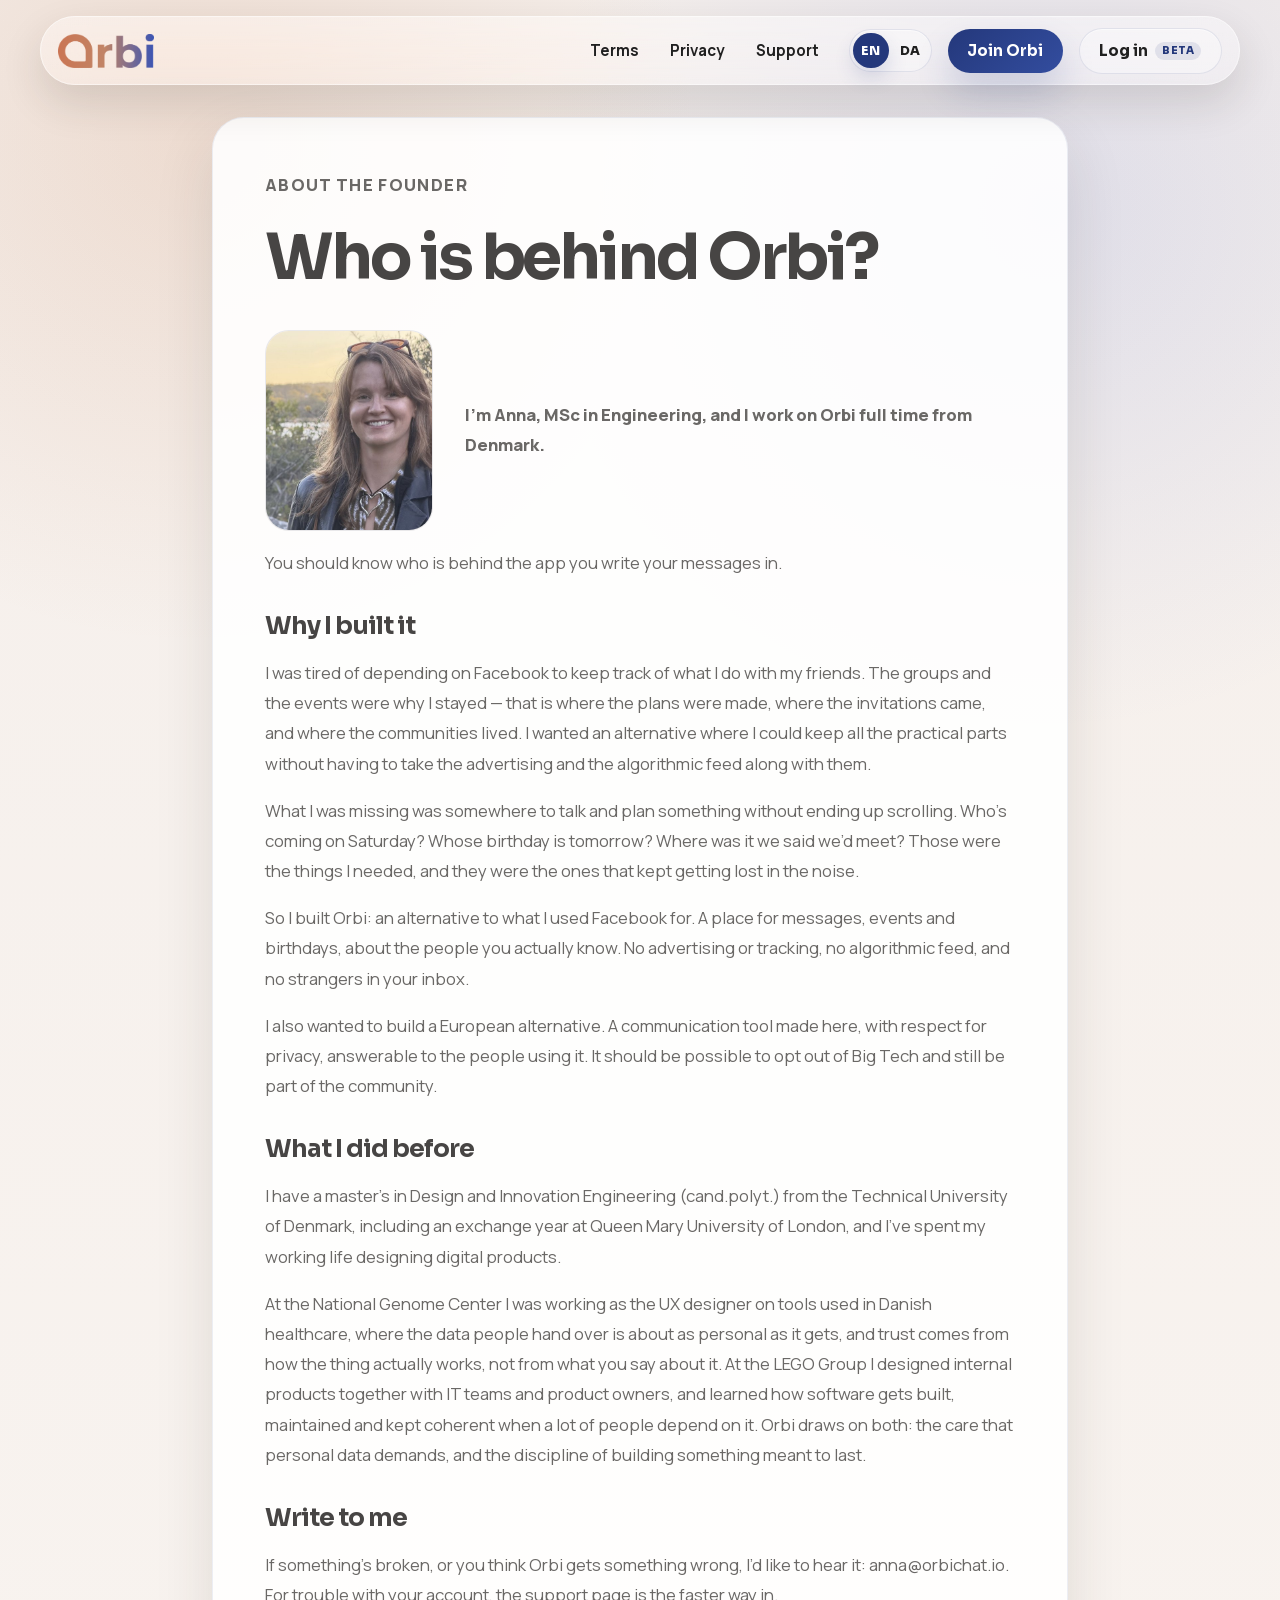
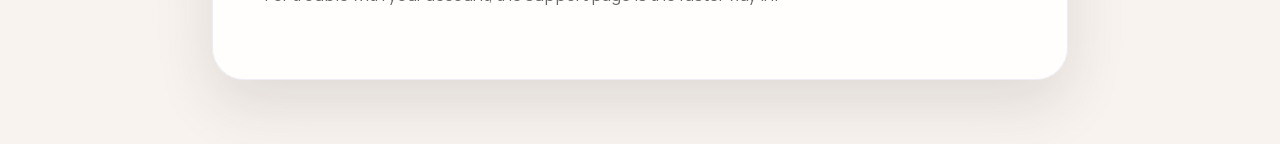
<file: about/index.html>
<!DOCTYPE html>
<!--
  Not public yet. Before going live, once the CVR number exists:
  1. Replace every [ ... ] placeholder below, including the CVR number.
  2. Change the robots meta tag to "index, follow, max-image-preview:large".
  3. Add https://orbichat.io/about/ to sitemap.xml.
  4. Uncomment the "About the founder" link in the footer of index.html.
-->
<html lang="en">
  <head>
    <meta charset="UTF-8" />
    <meta name="viewport" content="width=device-width, initial-scale=1.0" />
    <title>About the founder | Orbi Chat &amp; Events</title>
    <meta
      name="description"
      content="Who builds Orbi: a Danish-run chat and event app, made in Denmark under European privacy law."
    />
    <meta name="robots" content="noindex, nofollow" />
    <link rel="canonical" href="https://orbichat.io/about/" />
    <link rel="alternate" hreflang="en" href="https://orbichat.io/about/" />
    <link rel="alternate" hreflang="da" href="https://orbichat.io/about/da/" />
    <link rel="alternate" hreflang="x-default" href="https://orbichat.io/about/" />
    <meta property="og:type" content="website" />
    <meta property="og:site_name" content="Orbi" />
    <meta property="og:title" content="About the founder | Orbi Chat &amp; Events" />
    <meta property="og:description" content="Who builds Orbi, and how it is run from Denmark." />
    <meta property="og:url" content="https://orbichat.io/about/" />
    <link rel="icon" type="image/png" href="../assets/favicon.png" />
    <link rel="shortcut icon" href="../assets/favicon.png" />
    <link rel="apple-touch-icon" href="../assets/apple-touch-icon.png" />
    <link rel="stylesheet" href="../styles.css" />
  </head>
  <body class="legal-body">
    <div class="page-shell">
      <header class="site-header legal-header">
        <div class="nav-shell">
          <a class="brand" href="../" aria-label="Orbi home">
            <img src="../assets/orbi-logo-color.png" alt="Orbi" />
          </a>
          <nav class="site-nav desktop-nav" aria-label="Secondary">
            <a href="../terms/">Terms</a>
            <a href="../privacy/">Privacy</a>
            <a href="../support/">Support</a>
          </nav>
          <div class="language-switcher desktop-language" aria-label="Language">
            <button class="language-option is-active" type="button" data-language-option="en" data-language-href="./">EN</button>
            <button class="language-option" type="button" data-language-option="da" data-language-href="da/">DA</button>
          </div>
          <a class="cta-pill desktop-cta" href="../">Join Orbi</a>
          <a class="cta-pill web-pill desktop-web" href="https://web.orbichat.io"
            ><span>Log in</span><span class="beta-tag">Beta</span></a
          >
          <button
            class="menu-toggle"
            type="button"
            aria-expanded="false"
            aria-controls="mobile-menu"
            aria-label="Open menu"
          >
            <span></span>
            <span></span>
            <span></span>
          </button>
          <div class="mobile-menu" id="mobile-menu">
            <nav class="mobile-nav" aria-label="Mobile Secondary">
              <a href="../terms/" data-menu-close>Terms</a>
              <a href="../privacy/" data-menu-close>Privacy</a>
              <a href="../support/" data-menu-close>Support</a>
            </nav>
            <div class="language-switcher mobile-language" aria-label="Language">
              <button class="language-option is-active" type="button" data-language-option="en" data-language-href="./">EN</button>
              <button class="language-option" type="button" data-language-option="da" data-language-href="da/">DA</button>
            </div>
            <a class="cta-pill mobile-cta" href="../" data-menu-close
              >Join Orbi</a
            >
          </div>
        </div>
      </header>

      <main class="legal-main">
        <article class="legal-sheet" data-reveal>
          <p class="eyebrow">About the founder</p>
          <h1>Who is behind Orbi?</h1>

          <div class="founder-intro">
            <img
              class="founder-photo"
              src="../assets/founder.jpg"
              alt="Anna, founder of Orbi"
              width="500"
              height="600"
              loading="lazy"
              decoding="async"
            />
            <p class="legal-lead">
              I’m Anna, MSc in Engineering, and I work on Orbi
              full time from Denmark.
            </p>
          </div>

          <p>
            You should know who is behind the app you write your messages in.
          </p>

          <section>
            <h2>Why I built it</h2>
            <p>
              I was tired of depending on Facebook to keep track of what I do
              with my friends. The groups and the events were why I stayed —
              that is where the plans were made, where the invitations came,
              and where the communities lived. I wanted an alternative where I
              could keep all the practical parts without having to take the
              advertising and the algorithmic feed along with them.
            </p>
            <p>
              What I was missing was somewhere to talk and plan something
              without ending up scrolling. Who’s coming on Saturday? Whose
              birthday is tomorrow? Where was it we said we’d meet? Those were
              the things I needed, and they were the ones that kept getting
              lost in the noise.
            </p>
            <p>
              So I built Orbi: an alternative to what I used Facebook for. A
              place for messages, events and birthdays, about the people you
              actually know. No advertising or tracking, no algorithmic feed,
              and no strangers in your inbox.
            </p>
            <p>
              I also wanted to build a European alternative. A communication
              tool made here, with respect for privacy, answerable to the
              people using it. It should be possible to opt out of Big Tech
              and still be part of the community.
            </p>
          </section>

          <section>
            <h2>What I did before</h2>
            <p>
              I have a master’s in Design and Innovation Engineering
              (cand.polyt.) from the Technical University of Denmark, including
              an exchange year at Queen Mary University of London, and I’ve
              spent my working life designing digital products.
            </p>
            <p>
              At the National Genome Center I was working as the UX designer on
              tools used in Danish healthcare, where the data people hand over
              is about as personal as it gets, and trust comes from how the
              thing actually works, not from what you say about it. At the LEGO
              Group I designed internal products together with IT teams and
              product owners, and learned how software gets built, maintained
              and kept coherent when a lot of people depend on it. Orbi draws
              on both: the care that personal data demands, and the discipline
              of building something meant to last.
            </p>
          </section>

          <section>
            <h2>Write to me</h2>
            <p>
              If something’s broken, or you think Orbi gets something wrong,
              I’d like to hear it:
              <a href="mailto:anna@orbichat.io">anna@orbichat.io</a>. For
              trouble with your account, the
              <a href="../support/">support page</a> is the faster way in.
            </p>
          </section>
        </article>
      </main>
    </div>

    <script src="../script.js"></script>
  </body>
</html>
</file>
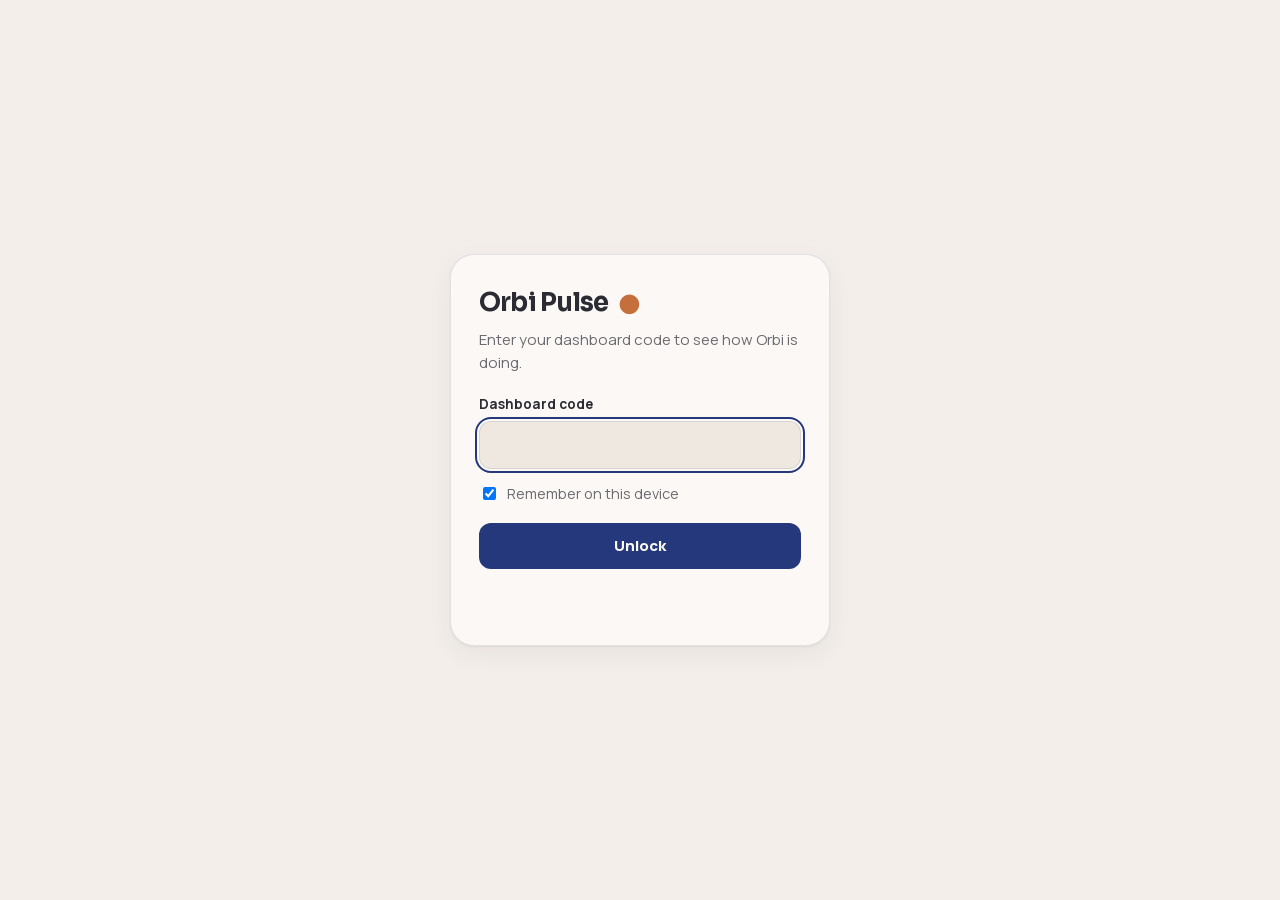
<file: dashboard/index.html>
<!doctype html>
<html lang="en">
  <head>
    <meta charset="UTF-8" />
    <meta name="viewport" content="width=device-width, initial-scale=1, viewport-fit=cover" />
    <meta name="robots" content="noindex, nofollow, noarchive" />
    <meta name="referrer" content="no-referrer" />
    <title>Orbi Pulse</title>
    <link rel="icon" href="../favicon.png" type="image/png" />
    <style>
      @font-face {
        font-family: "Manrope";
        font-style: normal;
        font-weight: 400 800;
        font-display: swap;
        src: url("../assets/fonts/manrope-latin.woff2") format("woff2");
      }
      @font-face {
        font-family: "Sora";
        font-style: normal;
        font-weight: 500 800;
        font-display: swap;
        src: url("../assets/fonts/sora-latin.woff2") format("woff2");
      }

      :root {
        --ground: #f3eee9;
        --surface: #fbf8f5;
        --surface-sunk: #efe8e1;
        --ink: #2a2b33;
        --muted: #6b6a70;
        --faint: #9a979c;
        --line: rgba(36, 56, 123, 0.12);
        --grid: rgba(36, 56, 123, 0.08);
        --accent: #24387b;
        --accent-soft: rgba(36, 56, 123, 0.08);
        --series-1: #2f4a9e;
        --series-2: #c46f3c;
        --good: #0f7d3b;
        --good-soft: rgba(15, 125, 59, 0.1);
        --critical: #b8322f;
        --critical-soft: rgba(184, 50, 47, 0.1);
        --warning: #9a6200;
        --warning-soft: rgba(250, 178, 25, 0.16);
        --tooltip-bg: #24262f;
        --tooltip-ink: #f5f3f0;
        --shadow: 0 1px 2px rgba(42, 43, 51, 0.06), 0 8px 24px rgba(42, 43, 51, 0.06);
        --radius: 18px;
        color-scheme: light;
      }

      @media (prefers-color-scheme: dark) {
        :root:not([data-theme="light"]) {
          --ground: #14161d;
          --surface: #1b1d26;
          --surface-sunk: #232633;
          --ink: #eceef5;
          --muted: #a3a7b8;
          --faint: #7a7f92;
          --line: rgba(160, 175, 230, 0.14);
          --grid: rgba(160, 175, 230, 0.08);
          --accent: #9fb0f2;
          --accent-soft: rgba(159, 176, 242, 0.12);
          --series-1: #7389e0;
          --series-2: #c9774a;
          --good: #4cc27a;
          --good-soft: rgba(76, 194, 122, 0.14);
          --critical: #f07470;
          --critical-soft: rgba(240, 116, 112, 0.14);
          --warning: #f2b544;
          --warning-soft: rgba(242, 181, 68, 0.14);
          --tooltip-bg: #eceef5;
          --tooltip-ink: #1b1d26;
          --shadow: 0 1px 2px rgba(0, 0, 0, 0.3), 0 8px 24px rgba(0, 0, 0, 0.25);
          color-scheme: dark;
        }
      }

      :root[data-theme="dark"] {
        --ground: #14161d;
        --surface: #1b1d26;
        --surface-sunk: #232633;
        --ink: #eceef5;
        --muted: #a3a7b8;
        --faint: #7a7f92;
        --line: rgba(160, 175, 230, 0.14);
        --grid: rgba(160, 175, 230, 0.08);
        --accent: #9fb0f2;
        --accent-soft: rgba(159, 176, 242, 0.12);
        --series-1: #7389e0;
        --series-2: #c9774a;
        --good: #4cc27a;
        --good-soft: rgba(76, 194, 122, 0.14);
        --critical: #f07470;
        --critical-soft: rgba(240, 116, 112, 0.14);
        --warning: #f2b544;
        --warning-soft: rgba(242, 181, 68, 0.14);
        --tooltip-bg: #eceef5;
        --tooltip-ink: #1b1d26;
        --shadow: 0 1px 2px rgba(0, 0, 0, 0.3), 0 8px 24px rgba(0, 0, 0, 0.25);
        color-scheme: dark;
      }

      *,
      *::before,
      *::after {
        box-sizing: border-box;
      }

      html,
      body {
        margin: 0;
      }

      [hidden] {
        display: none !important;
      }

      body {
        min-height: 100vh;
        padding-block: env(safe-area-inset-top, 0px) env(safe-area-inset-bottom, 0px);
        background: var(--ground);
        color: var(--ink);
        font-family: "Manrope", system-ui, -apple-system, "Segoe UI", sans-serif;
        font-size: 15px;
        line-height: 1.5;
        -webkit-font-smoothing: antialiased;
      }

      button,
      input {
        font: inherit;
        color: inherit;
      }

      :focus-visible {
        outline: 2px solid var(--accent);
        outline-offset: 2px;
      }

      .num {
        font-variant-numeric: tabular-nums;
      }

      /* ---- Gate ---- */
      .gate {
        display: grid;
        min-height: 100vh;
        place-items: center;
        padding-inline: 16px;
      }

      .gate-card {
        width: min(100%, 380px);
        padding: 28px;
        border: 1px solid var(--line);
        border-radius: 24px;
        background: var(--surface);
        box-shadow: var(--shadow);
      }

      .brand {
        display: flex;
        align-items: baseline;
        gap: 10px;
        margin: 0;
        font-family: "Sora", system-ui, sans-serif;
        font-weight: 700;
        letter-spacing: -0.03em;
      }

      .brand-mark {
        color: var(--series-2);
      }

      .gate-card h1 {
        font-size: 1.6rem;
      }

      .gate-card p {
        margin: 8px 0 20px;
        color: var(--muted);
      }

      .field-label {
        display: block;
        margin-bottom: 6px;
        font-size: 0.85rem;
        font-weight: 700;
      }

      .code-input {
        width: 100%;
        padding: 12px 14px;
        border: 1px solid var(--line);
        border-radius: 12px;
        background: var(--surface-sunk);
        letter-spacing: 0.04em;
      }

      .remember {
        display: flex;
        align-items: center;
        gap: 8px;
        margin: 14px 0 18px;
        color: var(--muted);
        font-size: 0.9rem;
      }

      .primary {
        width: 100%;
        padding: 12px 16px;
        border: 0;
        border-radius: 12px;
        background: var(--accent);
        color: var(--surface);
        font-weight: 800;
        cursor: pointer;
      }

      .primary[disabled] {
        opacity: 0.6;
        cursor: progress;
      }

      .gate-error {
        min-height: 1.4em;
        margin: 12px 0 0;
        color: var(--critical);
        font-size: 0.9rem;
      }

      .visually-hidden {
        position: absolute;
        width: 1px;
        height: 1px;
        overflow: hidden;
        clip: rect(0 0 0 0);
        white-space: nowrap;
      }

      /* ---- Dashboard ---- */
      .shell {
        max-width: 1240px;
        margin: 0 auto;
        padding: 20px 16px 48px;
      }

      .topbar {
        display: flex;
        flex-wrap: wrap;
        align-items: center;
        justify-content: space-between;
        gap: 12px 20px;
        margin-bottom: 20px;
      }

      .topbar .brand {
        font-size: 1.35rem;
      }

      .topbar-meta {
        display: flex;
        flex-wrap: wrap;
        align-items: center;
        gap: 8px 12px;
        color: var(--muted);
        font-size: 0.88rem;
      }

      .ghost {
        padding: 7px 12px;
        border: 1px solid var(--line);
        border-radius: 999px;
        background: var(--surface);
        font-size: 0.85rem;
        font-weight: 700;
        cursor: pointer;
      }

      .ghost:hover {
        background: var(--accent-soft);
      }

      .banner {
        margin: 0 0 16px;
        padding: 10px 14px;
        border-radius: 12px;
        background: var(--warning-soft);
        color: var(--ink);
        font-size: 0.9rem;
      }

      .kpis {
        display: grid;
        grid-template-columns: repeat(5, minmax(0, 1fr));
        gap: 12px;
        margin-bottom: 12px;
      }

      .kpi {
        display: flex;
        flex-direction: column;
        gap: 4px;
        padding: 16px 18px;
        border: 1px solid var(--line);
        border-radius: var(--radius);
        background: var(--surface);
      }

      .kpi-label,
      .panel h2 {
        margin: 0;
        color: var(--muted);
        font-size: 0.78rem;
        font-weight: 800;
        letter-spacing: 0.06em;
        text-transform: uppercase;
      }

      .kpi-value {
        font-family: "Sora", system-ui, sans-serif;
        font-size: clamp(1.7rem, 3vw, 2.3rem);
        font-weight: 700;
        letter-spacing: -0.04em;
        line-height: 1.1;
      }

      .kpi-sub {
        color: var(--muted);
        font-size: 0.86rem;
      }

      .delta-up {
        color: var(--good);
        font-weight: 700;
      }

      .grid {
        display: grid;
        grid-template-columns: repeat(3, minmax(0, 1fr));
        gap: 12px;
      }

      .funnel-panel {
        margin-bottom: 12px;
      }

      .funnel {
        display: grid;
        grid-template-columns: repeat(4, minmax(0, 1fr));
        gap: 16px;
        margin: 0;
        padding: 0;
        list-style: none;
      }

      .funnel-step {
        display: flex;
        flex-direction: column;
        gap: 6px;
        min-width: 0;
      }

      .funnel-name {
        font-size: 0.9rem;
        font-weight: 700;
      }

      .funnel-count {
        font-family: "Sora", system-ui, sans-serif;
        font-size: 1.5rem;
        font-weight: 700;
        letter-spacing: -0.03em;
        line-height: 1.1;
      }

      .funnel-share {
        color: var(--muted);
        font-size: 0.84rem;
      }

      .funnel-drop {
        display: inline-flex;
        align-self: flex-start;
      }

      .funnel-footer {
        display: flex;
        flex-wrap: wrap;
        gap: 6px 20px;
        color: var(--muted);
        font-size: 0.86rem;
      }

      .panel {
        position: relative;
        display: flex;
        flex-direction: column;
        gap: 12px;
        min-width: 0;
        padding: 16px 18px 18px;
        border: 1px solid var(--line);
        border-radius: var(--radius);
        background: var(--surface);
      }

      .panel-head {
        display: flex;
        flex-wrap: wrap;
        align-items: baseline;
        justify-content: space-between;
        gap: 4px 12px;
      }

      .panel-total {
        font-family: "Sora", system-ui, sans-serif;
        font-size: 1.25rem;
        font-weight: 700;
        letter-spacing: -0.03em;
      }

      .panel-note {
        margin: -6px 0 0;
        color: var(--muted);
        font-size: 0.84rem;
      }

      .span-2 {
        grid-column: span 2;
      }

      /* Daily bar charts */
      .chart {
        position: relative;
        width: 100%;
      }

      .chart svg {
        display: block;
        width: 100%;
        height: 150px;
        overflow: visible;
      }

      .chart text {
        fill: var(--faint);
        font-size: 11px;
        font-variant-numeric: tabular-nums;
      }

      .tooltip {
        position: absolute;
        z-index: 2;
        padding: 6px 10px;
        border-radius: 8px;
        background: var(--tooltip-bg);
        color: var(--tooltip-ink);
        font-size: 0.8rem;
        line-height: 1.35;
        white-space: nowrap;
        pointer-events: none;
        transform: translate(-50%, calc(-100% - 8px));
      }

      /* Horizontal bar lists */
      .bars {
        display: grid;
        align-content: start;
        gap: 8px;
        margin: 0;
        padding: 0;
        list-style: none;
      }

      .bar-row {
        display: grid;
        grid-template-columns: minmax(88px, 34%) 1fr auto;
        align-items: center;
        gap: 10px;
        font-size: 0.9rem;
      }

      .bar-label {
        display: flex;
        align-items: center;
        gap: 6px;
        min-width: 0;
        overflow: hidden;
        text-overflow: ellipsis;
        white-space: nowrap;
      }

      button.bar-more {
        margin: 0;
        padding: 0;
        border: 0;
        background: none;
        color: var(--accent);
        font: inherit;
        text-align: left;
        text-decoration: underline;
        text-decoration-color: var(--line);
        text-underline-offset: 3px;
        cursor: pointer;
      }

      button.bar-more:hover {
        text-decoration-color: currentColor;
      }

      button.bar-more:focus-visible {
        outline: 2px solid var(--accent);
        outline-offset: 2px;
        border-radius: 4px;
      }

      .full-list {
        position: fixed;
        inset: auto;
        width: min(340px, calc(100vw - 32px));
        max-height: min(60vh, 440px);
        margin: 0;
        padding: 14px 16px 16px;
        overflow: auto;
        border: 1px solid var(--line);
        border-radius: 14px;
        background: var(--surface);
        color: var(--ink);
        box-shadow: var(--shadow);
      }

      .full-list-head {
        display: flex;
        align-items: baseline;
        justify-content: space-between;
        gap: 12px;
        margin-bottom: 12px;
      }

      .full-list-head h3 {
        margin: 0;
        font-size: 0.95rem;
      }

      .full-list-head span {
        color: var(--muted);
        font-size: 0.84rem;
      }

      .full-list .bar-row {
        grid-template-columns: minmax(96px, 44%) 1fr auto;
      }

      .full-list .panel-note {
        margin: 12px 0 0;
      }

      .bar-track {
        display: block;
        height: 10px;
        border-radius: 999px;
        background: var(--surface-sunk);
        overflow: hidden;
      }

      .bar-fill {
        display: block;
        height: 100%;
        min-width: 2px;
        border-radius: 999px;
        background: var(--series-1);
      }

      .bar-value {
        min-width: 3ch;
        color: var(--ink);
        font-weight: 700;
        text-align: right;
      }

      .chip {
        display: inline-flex;
        align-items: center;
        gap: 4px;
        padding: 1px 7px;
        border-radius: 999px;
        font-size: 0.72rem;
        font-weight: 800;
        white-space: nowrap;
      }

      .chip-critical {
        background: var(--critical-soft);
        color: var(--critical);
      }

      .chip-good {
        background: var(--good-soft);
        color: var(--good);
      }

      /* Split bar */
      .split {
        display: flex;
        gap: 2px;
        height: 14px;
        border-radius: 999px;
        overflow: hidden;
        background: var(--surface-sunk);
      }

      .split span {
        height: 100%;
      }

      .legend {
        display: flex;
        flex-wrap: wrap;
        gap: 6px 16px;
        margin: 0;
        padding: 0;
        list-style: none;
        font-size: 0.9rem;
      }

      .legend li {
        display: flex;
        align-items: center;
        gap: 6px;
      }

      .swatch {
        width: 10px;
        height: 10px;
        border-radius: 3px;
      }

      /* Stat lists */
      .stats {
        display: grid;
        grid-template-columns: repeat(2, minmax(0, 1fr));
        gap: 12px 16px;
        margin: 0;
      }

      .stats div {
        display: flex;
        flex-direction: column;
        min-width: 0;
      }

      .stats dt {
        color: var(--muted);
        font-size: 0.84rem;
      }

      .stats dd {
        margin: 0;
        font-family: "Sora", system-ui, sans-serif;
        font-size: 1.3rem;
        font-weight: 700;
        letter-spacing: -0.03em;
      }

      .meter {
        display: grid;
        gap: 6px;
      }

      .meter-head {
        display: flex;
        justify-content: space-between;
        gap: 8px;
        font-size: 0.9rem;
      }

      .meter-head strong {
        font-variant-numeric: tabular-nums;
      }

      .empty {
        margin: 0;
        color: var(--muted);
        font-size: 0.9rem;
      }

      .loading {
        opacity: 0.55;
        transition: opacity 0.2s;
      }

      .grid-row-4 {
        grid-column: 1 / -1;
        display: grid;
        grid-template-columns: repeat(4, minmax(0, 1fr));
        gap: 12px;
      }

      .panel-stack {
        display: grid;
        gap: 12px;
      }

      /* A count that needs action stands out: amber while any wait, green at none. */
      .support-unread {
        display: grid;
        gap: 6px;
        padding: 14px 16px;
        border-radius: 14px;
        background: var(--good-soft);
        color: var(--good);
      }

      .support-unread.waiting {
        background: var(--warning-soft);
        color: var(--warning);
      }

      .support-unread .kpi-value {
        color: inherit;
      }

      .support-unread .support-unread-label {
        display: flex;
        flex-wrap: wrap;
        align-items: center;
        justify-content: space-between;
        gap: 4px 8px;
        font-weight: 700;
      }

      .count-list {
        margin: 0;
        padding: 0;
        list-style: none;
      }

      .count-row {
        display: flex;
        align-items: center;
        justify-content: space-between;
        gap: 12px;
        padding: 9px 0;
        border-top: 1px solid var(--line);
      }

      .count-label {
        display: flex;
        flex-wrap: wrap;
        align-items: center;
        gap: 4px 8px;
        min-width: 0;
      }

      .count-value {
        font-weight: 800;
        text-align: right;
      }

      .chip-warning {
        background: var(--warning-soft);
        color: var(--warning);
      }

      .chip-good {
        background: var(--good-soft);
        color: var(--good);
      }

      /* ---- Reports & feedback ---- */
      .reports-head {
        display: flex;
        flex-wrap: wrap;
        align-items: center;
        justify-content: space-between;
        gap: 12px 20px;
        margin-bottom: 16px;
      }

      .view-title {
        margin: 0;
        font-family: "Sora", system-ui, sans-serif;
        font-size: 1.35rem;
        font-weight: 700;
        letter-spacing: -0.03em;
      }

      .tabs,
      .filters {
        display: flex;
        flex-wrap: wrap;
        gap: 8px;
      }

      .filters {
        margin-bottom: 14px;
      }

      .tab,
      .filter {
        display: inline-flex;
        align-items: center;
        gap: 6px;
        padding: 7px 14px;
        border: 1px solid var(--line);
        border-radius: 999px;
        background: var(--surface);
        font-size: 0.88rem;
        font-weight: 700;
        cursor: pointer;
      }

      .tab[aria-selected="true"],
      .filter[aria-pressed="true"] {
        border-color: var(--accent);
        background: var(--accent);
        color: var(--surface);
      }

      .tab-count {
        font-variant-numeric: tabular-nums;
        opacity: 0.75;
      }

      .entries {
        display: grid;
        gap: 12px;
        margin: 0;
        padding: 0;
        list-style: none;
      }

      .entry {
        display: grid;
        gap: 8px;
        padding: 16px 18px;
        border: 1px solid var(--line);
        border-radius: var(--radius);
        background: var(--surface);
      }

      .entry-top {
        display: flex;
        flex-wrap: wrap;
        align-items: center;
        justify-content: space-between;
        gap: 6px 12px;
      }

      .entry-kind {
        display: flex;
        flex-wrap: wrap;
        align-items: center;
        gap: 6px 8px;
        color: var(--muted);
        font-size: 0.84rem;
        font-weight: 700;
      }

      .entry-date {
        color: var(--muted);
        font-size: 0.84rem;
      }

      .entry h3 {
        margin: 0;
        font-size: 1.02rem;
        font-weight: 800;
        overflow-wrap: anywhere;
      }

      .entry-body {
        margin: 0;
        white-space: pre-wrap;
        overflow-wrap: anywhere;
      }

      .entry-body.empty {
        font-style: italic;
      }

      .entry-meta {
        display: flex;
        flex-wrap: wrap;
        gap: 4px 16px;
        margin: 0;
        color: var(--muted);
        font-size: 0.84rem;
      }

      .entry-actions {
        display: flex;
        justify-content: flex-end;
        gap: 8px;
      }

      /* Report cards: text, then screenshots, then the actions on the far right. */
      .report-entry {
        grid-template-columns: minmax(0, 1fr) auto;
        align-items: start;
        column-gap: 20px;
      }

      .report-entry.has-images {
        grid-template-columns: minmax(0, 1fr) auto auto;
      }

      .report-entry .entry-actions {
        align-self: end;
      }

      .entry-main {
        display: grid;
        gap: 8px;
        min-width: 0;
      }

      .entry-images {
        display: flex;
        gap: 8px;
      }

      .thumb {
        position: relative;
        width: 76px;
        height: 136px;
        padding: 0;
        overflow: hidden;
        border: 1px solid var(--line);
        border-radius: 12px;
        background: var(--surface-sunk);
        color: var(--muted);
        font-size: 0.75rem;
        cursor: zoom-in;
      }

      .thumb img {
        display: block;
        width: 100%;
        height: 100%;
        object-fit: cover;
        object-position: top;
      }

      .thumb:hover {
        border-color: var(--accent);
      }

      .lightbox {
        width: 100vw;
        max-width: 100vw;
        height: 100vh;
        max-height: 100vh;
        margin: 0;
        padding: 0;
        overflow: hidden;
        border: 0;
        background: rgba(8, 9, 12, 0.94);
        color: #f5f3f0;
      }

      .lightbox::backdrop {
        background: rgba(8, 9, 12, 0.94);
      }

      .lightbox-stage {
        display: grid;
        place-items: center;
        width: 100%;
        height: 100%;
        padding: 56px 16px 24px;
      }

      .lightbox-stage img {
        max-width: calc(100vw - 120px);
        max-height: calc(100vh - 80px);
        object-fit: contain;
        border-radius: 12px;
      }

      .lightbox-bar {
        z-index: 1;
        position: absolute;
        inset: 12px 12px auto;
        display: flex;
        align-items: center;
        justify-content: space-between;
        gap: 12px;
      }

      .lightbox-nav {
        position: absolute;
        top: 50%;
        width: 44px;
        height: 44px;
        margin-top: -22px;
        z-index: 1;
        border: 0;
        border-radius: 999px;
        background: rgba(20, 22, 29, 0.72);
        box-shadow: 0 0 0 1px rgba(255, 255, 255, 0.18);
        color: inherit;
        font-size: 1.4rem;
        cursor: pointer;
      }

      .lightbox-nav.prev {
        left: 12px;
      }

      .lightbox-nav.next {
        right: 12px;
      }

      .lightbox .ghost {
        border-color: rgba(255, 255, 255, 0.24);
        background: rgba(255, 255, 255, 0.1);
        color: inherit;
      }

      #reports-note {
        margin: 20px 0 0;
      }

      .score-card {
        display: grid;
        grid-template-columns: auto minmax(0, 1fr);
        align-items: center;
        gap: 16px 32px;
        margin-bottom: 14px;
        padding: 18px 20px;
        border: 1px solid var(--line);
        border-radius: var(--radius);
        background: var(--surface);
      }

      .score-value {
        margin: 0;
        font-family: "Sora", system-ui, sans-serif;
        font-size: 2.6rem;
        font-weight: 700;
        line-height: 1;
        letter-spacing: -0.04em;
      }

      .score-value small {
        color: var(--muted);
        font-size: 1rem;
        font-weight: 600;
        letter-spacing: 0;
      }

      .score-stars {
        margin: 6px 0 2px;
        color: var(--series-2);
        font-size: 1.05rem;
        letter-spacing: 2px;
      }

      .score-sub {
        margin: 0;
        color: var(--muted);
        font-size: 0.84rem;
      }

      .score-bars {
        display: grid;
        gap: 6px;
        margin: 0;
        padding: 0;
        list-style: none;
      }

      .score-bar {
        display: grid;
        grid-template-columns: 2.2em minmax(0, 1fr) 2.6em;
        align-items: center;
        gap: 10px;
        font-size: 0.84rem;
      }

      .score-track {
        height: 8px;
        border-radius: 999px;
        background: var(--surface-sunk);
        overflow: hidden;
      }

      .score-fill {
        display: block;
        height: 100%;
        border-radius: 999px;
        background: var(--series-2);
      }

      .score-count {
        color: var(--muted);
        text-align: right;
      }

      @media (max-width: 680px) {
        .score-card,
        .report-entry,
        .report-entry.has-images {
          grid-template-columns: minmax(0, 1fr);
        }
        .lightbox-stage img {
          max-width: calc(100vw - 32px);
        }
      }

      .entry-actions .ghost[disabled] {
        opacity: 0.6;
        cursor: progress;
      }

      .close-report {
        border-color: var(--accent);
        color: var(--accent);
      }

      .delete-report {
        border-color: var(--critical);
        color: var(--critical);
      }

      .delete-report:hover {
        background: var(--critical-soft);
      }

      .bars-builds .bar-row {
        grid-template-columns: max-content 1fr auto;
      }

      @media (max-width: 1060px) {
        .kpis {
          grid-template-columns: repeat(6, minmax(0, 1fr));
        }
        .kpi {
          grid-column: span 2;
        }
        .kpi:nth-child(n + 4) {
          grid-column: span 3;
        }
        .grid {
          grid-template-columns: repeat(2, minmax(0, 1fr));
        }
        .grid-row-4 {
          grid-template-columns: repeat(2, minmax(0, 1fr));
        }
        .span-2 {
          grid-column: span 2;
        }
      }

      @media (max-width: 680px) {
        .kpis {
          grid-template-columns: repeat(2, minmax(0, 1fr));
        }
        .kpi,
        .kpi:nth-child(n + 4) {
          grid-column: auto;
        }
        .kpi:last-child {
          grid-column: 1 / -1;
        }
        .funnel {
          grid-template-columns: repeat(2, minmax(0, 1fr));
        }
        .grid,
        .grid-row-4 {
          grid-template-columns: minmax(0, 1fr);
        }
        .span-2 {
          grid-column: auto;
        }
      }

      @media (prefers-reduced-motion: reduce) {
        .loading {
          transition: none;
        }
      }
    </style>
  </head>
  <body>
    <main id="gate" class="gate" hidden>
      <form id="gate-form" class="gate-card" autocomplete="on">
        <h1 class="brand"><span>Orbi Pulse</span><span class="brand-mark" aria-hidden="true">●</span></h1>
        <p>Enter your dashboard code to see how Orbi is doing.</p>
        <input
          class="visually-hidden"
          type="text"
          id="gate-username"
          name="username"
          autocomplete="username"
          value="Orbi dashboard"
          tabindex="-1"
          aria-hidden="true"
          readonly
        />
        <label class="field-label" for="gate-code">Dashboard code</label>
        <input
          class="code-input"
          type="password"
          id="gate-code"
          name="password"
          autocomplete="current-password"
          spellcheck="false"
          required
        />
        <label class="remember" for="gate-remember">
          <input type="checkbox" id="gate-remember" checked />
          Remember on this device
        </label>
        <button class="primary" type="submit" id="gate-submit">Unlock</button>
        <p class="gate-error" id="gate-error" role="alert"></p>
      </form>
    </main>

    <div id="app" class="shell" hidden>
      <header class="topbar">
        <h1 class="brand"><span>Orbi Pulse</span><span class="brand-mark" aria-hidden="true">●</span></h1>
        <div class="topbar-meta">
          <button class="ghost" type="button" id="back" hidden>← Overview</button>
          <span id="updated" class="num">Loading…</span>
          <button class="ghost" type="button" id="refresh">Refresh</button>
          <button class="ghost" type="button" id="lock">Lock</button>
        </div>
      </header>

      <p class="banner" id="banner" hidden></p>

      <div id="overview-view">
      <section class="kpis" aria-label="Key numbers" id="kpis"></section>

      <section class="panel funnel-panel" aria-labelledby="funnel-title">
        <div class="panel-head">
          <h2 id="funnel-title">Signup · last 30 days</h2>
          <span class="panel-total num" id="funnel-left"></span>
        </div>
        <p class="panel-note">New phone numbers that asked for a code, and how far they got. Onboarding is finished when the profile is created.</p>
        <ol class="funnel" id="funnel"></ol>
        <div class="funnel-footer num" id="funnel-footer"></div>
      </section>

      <section class="grid" aria-label="Details">
        <article class="panel">
          <div class="panel-head">
            <h2>New users per day</h2>
            <span class="panel-total num" id="total-new-users"></span>
          </div>
          <div class="chart" id="chart-new-users"></div>
        </article>
        <article class="panel">
          <div class="panel-head">
            <h2>Messages per day</h2>
            <span class="panel-total num" id="total-messages"></span>
          </div>
          <div class="chart" id="chart-messages"></div>
        </article>
        <article class="panel">
          <div class="panel-head">
            <h2>People sending messages</h2>
            <span class="panel-total num" id="total-senders"></span>
          </div>
          <div class="chart" id="chart-senders"></div>
        </article>

        <article class="panel">
          <div class="panel-head">
            <h2>Website visitors per day</h2>
            <span class="panel-total num" id="total-website"></span>
          </div>
          <div class="chart" id="chart-website"></div>
          <p class="panel-note">orbichat.io, counted without cookies. Each visitor once a day.</p>
        </article>
        <article class="panel">
          <div class="panel-head"><h2>Where visitors come from</h2></div>
          <p class="panel-note">Visits in the last 30 days</p>
          <ul class="bars" id="website-sources"></ul>
          <div class="panel-head"><h2>Pages</h2></div>
          <ul class="bars" id="website-pages"></ul>
        </article>
        <article class="panel">
          <div class="panel-head"><h2>Website → app</h2></div>
          <p class="panel-note">Last 30 days</p>
          <dl class="stats" id="website-stats"></dl>
          <div class="panel-head"><h2>Visitor devices</h2></div>
          <ul class="bars" id="website-devices"></ul>
        </article>

        <article class="panel">
          <div class="panel-head"><h2>App builds in use</h2></div>
          <p class="panel-note">People seen in the last 30 days, each at their newest build</p>
          <ul class="bars bars-builds" id="builds"></ul>
        </article>
        <article class="panel">
          <div class="panel-head"><h2>Platforms</h2></div>
          <p class="panel-note">People seen in the last 30 days, on the device they used last</p>
          <div id="platforms"></div>
          <div class="panel-head"><h2>Countries</h2></div>
          <ul class="bars" id="countries"></ul>
        </article>
        <article class="panel">
          <div class="panel-head"><h2>What people send</h2></div>
          <p class="panel-note">Messages in the last 30 days</p>
          <ul class="bars" id="message-types"></ul>
        </article>

        <article class="panel">
          <div class="panel-head"><h2>Chats &amp; connections</h2></div>
          <dl class="stats" id="social"></dl>
        </article>
        <article class="panel">
          <div class="panel-head"><h2>Events</h2></div>
          <dl class="stats" id="events"></dl>
        </article>
        <article class="panel">
          <div class="panel-head"><h2>Audio calls</h2></div>
          <p class="panel-note">Last 30 days</p>
          <dl class="stats" id="calls"></dl>
        </article>

        <!-- Four shorter boxes side by side, rather than three tall ones. -->
        <div class="grid-row-4">
          <article class="panel">
            <div class="panel-head"><h2>Privacy &amp; recovery</h2></div>
            <div class="meter" id="meters"></div>
          </article>
          <article class="panel">
            <div class="panel-head"><h2>Orbi Support</h2></div>
            <p class="panel-note">Its inbox right now; read the chats on its phone or Orbi Web</p>
            <div class="panel-stack" id="support"></div>
          </article>
          <article class="panel">
            <div class="panel-head">
              <h2>Reports</h2>
              <span class="panel-total num" id="reports-total"></span>
            </div>
            <p class="panel-note">Last 30 days</p>
            <div class="panel-stack" id="safety"></div>
            <button class="ghost" type="button" id="open-reports">Reports &amp; feedback →</button>
          </article>
          <article class="panel">
            <div class="panel-head">
              <h2>Security events</h2>
              <span class="panel-total num" id="security-total"></span>
            </div>
            <p class="panel-note">Last 30 days</p>
            <div class="panel-stack" id="security"></div>
          </article>
        </div>
      </section>
      </div>

      <section id="reports-view" aria-labelledby="reports-title" hidden>
        <div class="reports-head">
          <h2 class="view-title" id="reports-title">Reports &amp; feedback</h2>
          <div class="tabs" role="tablist" aria-label="Show">
            <button class="tab" type="button" role="tab" id="tab-reports" aria-controls="reports-panel" aria-selected="true">
              Problem reports <span class="tab-count" id="count-reports"></span>
            </button>
            <button class="tab" type="button" role="tab" id="tab-feedback" aria-controls="feedback-panel" aria-selected="false">
              Feedback <span class="tab-count" id="count-feedback"></span>
            </button>
          </div>
        </div>
        <div id="reports-panel" role="tabpanel" aria-labelledby="tab-reports">
          <div class="filters" role="group" aria-label="Filter reports">
            <button class="filter" type="button" data-filter="open" aria-pressed="true">Open <span class="tab-count" id="count-open"></span></button>
            <button class="filter" type="button" data-filter="closed" aria-pressed="false">Closed <span class="tab-count" id="count-closed"></span></button>
            <button class="filter" type="button" data-filter="all" aria-pressed="false">All</button>
          </div>
          <ol class="entries" id="report-list"></ol>
        </div>
        <div id="feedback-panel" role="tabpanel" aria-labelledby="tab-feedback" hidden>
          <section class="score-card" id="feedback-score" aria-label="Overall feedback score"></section>
          <ol class="entries" id="feedback-list"></ol>
        </div>
        <p class="panel-note" id="reports-note"></p>
      </section>
    </div>

    <div class="full-list" id="full-list" popover role="dialog" aria-labelledby="full-list-title">
      <div class="full-list-head">
        <h3 id="full-list-title"></h3>
        <span class="num" id="full-list-total"></span>
      </div>
      <ul class="bars" id="full-list-bars"></ul>
      <p class="panel-note" id="full-list-note" hidden></p>
    </div>

    <dialog class="lightbox" id="lightbox" aria-label="Screenshot">
      <div class="lightbox-bar">
        <span class="num" id="lightbox-count"></span>
        <button class="ghost" type="button" id="lightbox-close">Close</button>
      </div>
      <button class="lightbox-nav prev" type="button" id="lightbox-prev" aria-label="Previous screenshot">‹</button>
      <div class="lightbox-stage" id="lightbox-stage"><img id="lightbox-image" alt="" /></div>
      <button class="lightbox-nav next" type="button" id="lightbox-next" aria-label="Next screenshot">›</button>
    </dialog>

    <script>
      (() => {
        const ENDPOINT =
          "https://kgsysdwkclmquduxxifd.functions.eu-central-1.nhost.run/v1/NEW_dashboard-metrics";
        const REPORTS_ENDPOINT =
          "https://kgsysdwkclmquduxxifd.functions.eu-central-1.nhost.run/v1/NEW_dashboard-reports";
        const STORAGE_KEY = "orbiPulseCode";
        const MIN_SUPPORTED_BUILD = 166;
        const REFRESH_MS = 5 * 60 * 1000;

        const $ = (id) => document.getElementById(id);
        const numberFormat = new Intl.NumberFormat("en-GB");
        const fmt = (value) => numberFormat.format(Number(value) || 0);
        const pct = (part, whole) => (whole > 0 ? Math.round((part / whole) * 100) : 0);
        const dayFormat = new Intl.DateTimeFormat("en-GB", { day: "numeric", month: "short", timeZone: "UTC" });
        const timeFormat = new Intl.DateTimeFormat("en-GB", { hour: "2-digit", minute: "2-digit" });
        const labelOf = (dateText) => dayFormat.format(new Date(`${dateText}T12:00:00Z`));

        const REPORT_KINDS = { support: "Support request", ugc: "Reported content", recovery: "Account recovery" };
        const REPORT_STATUSES = { open: "Open", new: "New", pending: "Pending", in_progress: "In progress", resolved: "Resolved", closed: "Closed", dismissed: "Dismissed" };
        const REPORT_CONTEXTS = {
          app: "App", settings: "Settings", chat: "Chat", message: "Message", event: "Event",
          event_comment: "Event comment", user: "Profile", account_recovery: "Account recovery",
        };
        const NEEDS_ATTENTION = new Set(["open", "new", "pending", "in_progress"]);
        const readable = (key) => String(key || "").replaceAll("_", " ").replace(/^./, (letter) => letter.toUpperCase());

        function el(tag, attrs = {}, children = []) {
          const node = document.createElement(tag);
          for (const [key, value] of Object.entries(attrs)) {
            if (key === "text") node.textContent = value;
            else if (key === "class") node.className = value;
            else if (key === "style") node.setAttribute("style", value);
            else node.setAttribute(key, value);
          }
          for (const child of [].concat(children)) if (child) node.append(child);
          return node;
        }

        function readCode() {
          try {
            return localStorage.getItem(STORAGE_KEY) || sessionStorage.getItem(STORAGE_KEY) || "";
          } catch {
            return "";
          }
        }

        function storeCode(code, remember) {
          try {
            localStorage.removeItem(STORAGE_KEY);
            sessionStorage.removeItem(STORAGE_KEY);
            (remember ? localStorage : sessionStorage).setItem(STORAGE_KEY, code);
          } catch {
            /* Storage can be unavailable; the code then lasts for this page only. */
          }
        }

        function forgetCode() {
          try {
            localStorage.removeItem(STORAGE_KEY);
            sessionStorage.removeItem(STORAGE_KEY);
          } catch {
            /* Nothing stored. */
          }
        }

        let activeCode = "";
        let refreshTimer = null;

        function showGate(message = "") {
          clearInterval(refreshTimer);
          $("app").hidden = true;
          $("gate").hidden = false;
          $("gate-error").textContent = message;
          $("gate-code").value = "";
          $("gate-code").focus();
        }

        async function fetchMetrics(code) {
          const response = await fetch(ENDPOINT, {
            method: "POST",
            headers: { Authorization: `Bearer ${code}`, "Content-Type": "application/json" },
            body: "{}",
            cache: "no-store",
          });
          const body = await response.json().catch(() => ({}));
          if (response.status === 401) throw Object.assign(new Error("code"), { kind: "code" });
          if (!response.ok || body.ok !== true) throw Object.assign(new Error("server"), { kind: "server" });
          return body;
        }

        /* ---- Rendering ---- */

        function niceMax(value) {
          if (value <= 4) return 4;
          const magnitude = 10 ** Math.floor(Math.log10(value));
          for (const step of [1, 2, 2.5, 5, 10]) {
            if (step * magnitude >= value) return step * magnitude;
          }
          return 10 * magnitude;
        }

        function barChart(container, points, noun) {
          container.replaceChildren();
          const width = Math.max(240, Math.round(container.clientWidth || 320));
          const height = 150;
          const left = 30;
          const bottom = 20;
          const top = 8;
          const plotWidth = width - left;
          const plotHeight = height - bottom - top;
          const max = niceMax(Math.max(0, ...points.map((point) => point.value)));
          const slot = plotWidth / points.length;
          const barWidth = Math.max(2, slot - 2);
          const svgNs = "http://www.w3.org/2000/svg";
          const svg = document.createElementNS(svgNs, "svg");
          svg.setAttribute("viewBox", `0 0 ${width} ${height}`);
          svg.setAttribute("role", "img");
          svg.setAttribute(
            "aria-label",
            `${noun} per day for the last ${points.length} days, from ${fmt(Math.min(...points.map((p) => p.value)))} to ${fmt(Math.max(...points.map((p) => p.value)))}`,
          );

          const add = (name, attrs) => {
            const node = document.createElementNS(svgNs, name);
            for (const [key, value] of Object.entries(attrs)) node.setAttribute(key, value);
            svg.append(node);
            return node;
          };

          for (const tick of [0, max / 2, max]) {
            const y = top + plotHeight - (tick / max) * plotHeight;
            add("line", { x1: left, x2: width, y1: y, y2: y, stroke: "var(--grid)", "stroke-width": 1, "vector-effect": "non-scaling-stroke" });
            const label = add("text", { x: left - 6, y: y + 4, "text-anchor": "end" });
            label.textContent = fmt(tick);
          }

          points.forEach((point, index) => {
            const x = left + index * slot + (slot - barWidth) / 2;
            const barHeight = (point.value / max) * plotHeight;
            if (barHeight > 0) {
              const r = Math.min(3, barWidth / 2, barHeight);
              const y = top + plotHeight - barHeight;
              const base = top + plotHeight;
              add("path", {
                d: `M${x},${base} V${y + r} Q${x},${y} ${x + r},${y} H${x + barWidth - r} Q${x + barWidth},${y} ${x + barWidth},${y + r} V${base} Z`,
                fill: index === points.length - 1 ? "var(--series-2)" : "var(--series-1)",
              });
            }
          });

          for (const index of [0, Math.floor((points.length - 1) / 2), points.length - 1]) {
            const x = left + index * slot + slot / 2;
            const label = add("text", {
              x,
              y: height - 4,
              "text-anchor": index === 0 ? "start" : index === points.length - 1 ? "end" : "middle",
            });
            label.textContent = index === points.length - 1 ? "Today" : labelOf(points[index].date);
          }

          const hit = add("rect", { x: left, y: 0, width: plotWidth, height, fill: "transparent" });
          const tooltip = el("div", { class: "tooltip", role: "status" });
          tooltip.hidden = true;

          const show = (event) => {
            const bounds = svg.getBoundingClientRect();
            const ratio = (event.clientX - bounds.left) / bounds.width;
            const index = Math.min(points.length - 1, Math.max(0, Math.floor(((ratio * width) - left) / slot)));
            const point = points[index];
            tooltip.hidden = false;
            tooltip.replaceChildren(
              el("strong", { class: "num", text: fmt(point.value) }),
              document.createTextNode(` ${noun} · ${index === points.length - 1 ? "Today (so far)" : labelOf(point.date)}`),
            );
            const centre = ((left + index * slot + slot / 2) / width) * bounds.width;
            const barTop = top + plotHeight - (point.value / max) * plotHeight;
            tooltip.style.left = `${Math.min(bounds.width - 60, Math.max(60, centre))}px`;
            tooltip.style.top = `${(barTop / height) * bounds.height}px`;
          };
          hit.addEventListener("pointermove", show);
          hit.addEventListener("pointerdown", show);
          hit.addEventListener("pointerleave", () => {
            tooltip.hidden = true;
          });

          container.append(svg, tooltip);
        }

        // A row that groups others (Other, with items from the backend) opens
        // the full list in a popover. fullTitle names that list.
        function barList(container, items, { labelFor = (item) => item.key, chipFor = () => null, fullTitle = "" } = {}) {
          container.replaceChildren();
          if (!items.length) {
            container.append(el("li", { class: "empty", text: "No data yet" }));
            return;
          }
          const max = Math.max(...items.map((item) => item.count));
          for (const item of items) {
            const width = max > 0 ? Math.max(1.5, (item.count / max) * 100) : 0;
            const grouped = fullTitle && Array.isArray(item.items) && item.items.length ? item.items : null;
            const labelChildren = [document.createTextNode(labelFor(item)), chipFor(item)];
            let label;
            if (grouped) {
              label = el(
                "button",
                {
                  class: "bar-label bar-more",
                  type: "button",
                  title: `Show all ${fullTitle.toLowerCase()}`,
                  "aria-haspopup": "dialog",
                  "aria-expanded": "false",
                  "aria-controls": "full-list",
                },
                labelChildren,
              );
              label.addEventListener("click", () =>
                openFullList(label, {
                  title: fullTitle,
                  items: [...items.filter((other) => other !== item), ...grouped],
                  hiddenCount: item.count - grouped.reduce((sum, entry) => sum + entry.count, 0),
                  labelFor,
                }),
              );
            } else {
              label = el("span", { class: "bar-label", title: labelFor(item) }, labelChildren);
            }
            container.append(
              el("li", { class: "bar-row" }, [
                label,
                el("span", { class: "bar-track", "aria-hidden": "true" }, [
                  el("span", { class: "bar-fill", style: `width:${width}%` }),
                ]),
                el("span", { class: "bar-value num", text: fmt(item.count) }),
              ]),
            );
          }
        }

        let fullListOpener = null;

        function closeFullList() {
          const popover = $("full-list");
          if (popover.matches(":popover-open")) popover.hidePopover();
        }

        function openFullList(opener, { title, items, hiddenCount, labelFor }) {
          const popover = $("full-list");
          if (fullListOpener === opener && popover.matches(":popover-open")) {
            popover.hidePopover();
            return;
          }
          closeFullList();
          $("full-list-title").textContent = title;
          $("full-list-total").textContent = `${fmt(items.length)} ${items.length === 1 ? "entry" : "entries"}`;
          barList($("full-list-bars"), items, { labelFor });
          const note = $("full-list-note");
          note.hidden = hiddenCount <= 0;
          note.textContent = hiddenCount > 0 ? `Plus ${fmt(hiddenCount)} visits from smaller entries not listed.` : "";
          fullListOpener = opener;
          popover.showPopover();
          popover.scrollTop = 0;
          const anchor = opener.getBoundingClientRect();
          const box = popover.getBoundingClientRect();
          const gutter = 16;
          const left = Math.min(Math.max(gutter, anchor.left), window.innerWidth - box.width - gutter);
          const below = anchor.bottom + 6;
          const top =
            below + box.height <= window.innerHeight - gutter
              ? below
              : Math.max(gutter, anchor.top - 6 - box.height);
          popover.style.left = `${left}px`;
          popover.style.top = `${top}px`;
        }

        $("full-list").addEventListener("toggle", (event) => {
          const open = event.newState === "open";
          if (fullListOpener) fullListOpener.setAttribute("aria-expanded", String(open));
          if (!open) fullListOpener = null;
        });
        // The popover is placed next to its row once; close it rather than
        // leave it behind when the page moves under it.
        window.addEventListener("scroll", closeFullList, { passive: true });
        window.addEventListener("resize", closeFullList);

        function stats(container, rows) {
          container.replaceChildren(
            ...rows.map(([label, value]) =>
              el("div", {}, [el("dt", { text: label }), el("dd", { class: "num", text: value })]),
            ),
          );
        }

        function kpi(label, value, sub) {
          return el("article", { class: "kpi" }, [
            el("h2", { class: "kpi-label", text: label }),
            el("div", { class: "kpi-value num", text: value }),
            sub,
          ]);
        }

        function subText(parts) {
          const node = el("div", { class: "kpi-sub num" });
          for (const part of parts) {
            if (typeof part === "string") node.append(document.createTextNode(part));
            else node.append(part);
          }
          return node;
        }

        const TYPE_LABELS = {
          text: "Text",
          link: "Links",
          textLink: "Text with link",
          onlyEmoji: "Emoji",
          image: "Photos",
          video: "Videos",
          audio: "Voice messages",
          file: "Files",
          gif: "GIFs & stickers",
          maps: "Shared places",
          location: "Live locations",
          poll: "Polls",
          other: "Other",
        };

        const COUNTRY_NAMES = (() => {
          try {
            return new Intl.DisplayNames(["en"], { type: "region" });
          } catch {
            return null;
          }
        })();

        let lastData = null;
        let resizeFrame = 0;
        window.addEventListener("resize", () => {
          cancelAnimationFrame(resizeFrame);
          resizeFrame = requestAnimationFrame(() => {
            if (lastData && !$("app").hidden) render(lastData);
          });
        });

        const SOURCE_LABELS = {
          direct: "Direct",
          google: "Google",
          bing: "Bing",
          duckduckgo: "DuckDuckGo",
          ecosia: "Ecosia",
          yahoo: "Yahoo",
          facebook: "Facebook",
          instagram: "Instagram",
          linkedin: "LinkedIn",
          x: "X (Twitter)",
          tiktok: "TikTok",
          reddit: "Reddit",
          youtube: "YouTube",
          "app store": "App Store",
          "google play": "Google Play",
          "orbi web": "Orbi Web",
        };
        const PAGE_LABELS = {
          "/": "Front page",
          "/about/": "Founder",
          "/about/da/": "Founder (Danish)",
          "/privacy/": "Privacy policy",
          "/terms/": "Terms",
          "/support/": "Support",
        };
        const WEBSITE_DEVICES = { ios: "iPhone & iPad", android: "Android", desktop: "Computer", other: "Other" };

        function renderWebsite(website) {
          if (!website) {
            $("chart-website").replaceChildren(el("p", { class: "empty", text: "No website data yet" }));
            $("total-website").textContent = "";
            for (const id of ["website-sources", "website-pages", "website-devices"]) barList($(id), []);
            stats($("website-stats"), []);
            return;
          }
          barChart(
            $("chart-website"),
            website.daily.map((day) => ({ date: day.date, value: Number(day.visitors) || 0 })),
            "visitors",
          );
          $("total-website").textContent = `${fmt(website.visits30d)} visits in 30 days`;
          barList($("website-sources"), website.sources, {
            labelFor: (item) => SOURCE_LABELS[item.key] || item.key,
            fullTitle: "Visitor sources",
          });
          barList($("website-pages"), website.pages, {
            labelFor: (item) => PAGE_LABELS[item.key] || item.key,
          });
          barList($("website-devices"), website.devices, {
            labelFor: (item) => WEBSITE_DEVICES[item.key] || item.key,
          });
          const clicks = website.clicks || {};
          const storeTaps = (Number(clicks.app_store) || 0) + (Number(clicks.google_play) || 0);
          stats($("website-stats"), [
            ["Visits this week", fmt(website.visits7d)],
            ["Page views", fmt(website.views30d)],
            ["Tapped App Store", fmt(clicks.app_store || 0)],
            ["Tapped Google Play", fmt(clicks.google_play || 0)],
            ["Opened Orbi Web", fmt(clicks.orbi_web || 0)],
            ["Visits that tapped a store", website.visits30d > 0 ? `${pct(storeTaps, website.visits30d)}%` : "–"],
          ]);
        }

        function render(data) {
          lastData = data;
          const users = data.users;
          const active = data.active;
          const daily = data.daily;
          const sum = (key, days = daily.length) =>
            daily.slice(-days).reduce((total, day) => total + (Number(day[key]) || 0), 0);

          $("updated").textContent = `Updated ${timeFormat.format(new Date(data.generatedAt))}`;
          const banner = $("banner");
          banner.hidden = !data.truncated && !data.sample;
          banner.textContent = data.sample
            ? "Sample data — these are example numbers, not Orbi's."
            : "Some device counts hit the row limit and may be incomplete.";

          const retentionRate = pct(data.retention.activeLast7d, data.retention.cohortSize);
          $("kpis").replaceChildren(
            kpi("Users", fmt(users.total), subText([el("span", { class: "delta-up", text: `+${fmt(users.new7d)}` }), " this week"])),
            kpi("Daily active users", fmt(active.day), subText([`Last 24 hours · ${fmt(active.week)} this week`])),
            kpi("Monthly active users", fmt(active.month), subText(["Last 30 days"])),
            kpi("Messages", fmt(data.messages.last7d), subText([`last 7 days · ${fmt(data.chats.active7d)} active chats`])),
            kpi(
              "Retention",
              data.retention.cohortSize > 0 ? `${retentionRate}%` : "–",
              subText([
                data.retention.cohortSize > 0
                  ? `of ${fmt(data.retention.cohortSize)} who joined 30–60 days ago were active this week`
                  : "No users joined 30–60 days ago",
              ]),
            ),
          );

          const onboarding = data.onboarding || {};
          const started = Number(onboarding.requestedCode) || 0;
          const steps = [
            ["Asked for a code", onboarding.requestedCode],
            ["Entered the code", onboarding.enteredCode],
            ["Signed in on the app", onboarding.signedIn],
            ["Finished profile", onboarding.finishedProfile],
          ];
          $("funnel-left").textContent = started > 0
            ? `${fmt(onboarding.leftBeforeFinishing)} left before finishing (${pct(onboarding.leftBeforeFinishing, started)}%)`
            : "No new signups";
          $("funnel").replaceChildren(
            ...steps.map(([name, value], index) => {
              const count = Number(value) || 0;
              const previous = index === 0 ? count : Number(steps[index - 1][1]) || 0;
              const dropped = previous - count;
              return el("li", { class: "funnel-step" }, [
                el("span", { class: "funnel-name", text: name }),
                el("span", { class: "funnel-count num", text: fmt(count) }),
                el("div", { class: "bar-track", role: "img", "aria-label": `${name}: ${pct(count, started)}% of everyone who started` }, [
                  el("div", { class: "bar-fill", style: `width:${started > 0 ? (count / started) * 100 : 0}%` }),
                ]),
                el("span", { class: "funnel-share num", text: index === 0 ? "Everyone who started" : `${pct(count, started)}% of started` }),
                index > 0 && dropped > 0
                  ? el("span", { class: "chip chip-critical funnel-drop num" }, [
                      el("span", { "aria-hidden": "true", text: "↓" }),
                      document.createTextNode(`${fmt(dropped)} left here`),
                    ])
                  : null,
              ]);
            }),
          );
          $("funnel-footer").replaceChildren(
            el("span", { text: `Set a backup PIN: ${fmt(onboarding.backupPin)} of ${fmt(onboarding.finishedProfile)} who finished (${pct(onboarding.backupPin, onboarding.finishedProfile)}%)` }),
            Number(onboarding.unfinishedLast24h) > 0
              ? el("span", { text: `${fmt(onboarding.unfinishedLast24h)} started in the last 24 hours and may still finish` })
              : null,
          );

          const series = (key) => daily.map((day) => ({ date: day.date, value: Number(day[key]) || 0 }));
          barChart($("chart-new-users"), series("newUsers"), "new users");
          barChart($("chart-messages"), series("messages"), "messages");
          barChart($("chart-senders"), series("senders"), "people");
          $("total-new-users").textContent = `${fmt(sum("newUsers"))} in 30 days`;
          $("total-messages").textContent = `${fmt(sum("messages"))} in 30 days`;
          $("total-senders").textContent = `${fmt(active.month)} active this month`;

          renderWebsite(data.website);

          const builds = [...data.devices.builds].sort((a, b) => {
            const left = Number(a.key);
            const right = Number(b.key);
            if (Number.isFinite(left) && Number.isFinite(right)) return right - left;
            return Number.isFinite(left) ? -1 : 1;
          });
          barList($("builds"), builds.slice(0, 8), {
            labelFor: (item) => (item.key === "Unknown" ? "Unknown" : `Build ${item.key}`),
            chipFor: (item) => {
              const build = Number(item.key);
              if (!Number.isFinite(build) || build >= MIN_SUPPORTED_BUILD) return null;
              return el("span", { class: "chip chip-critical" }, [
                el("span", { "aria-hidden": "true", text: "!" }),
                document.createTextNode("Unsupported"),
              ]);
            },
          });

          const platformCounts = Object.fromEntries(data.devices.platforms.map((item) => [item.key, item.count]));
          const ios = platformCounts.ios || 0;
          const android = platformCounts.android || 0;
          const otherPlatforms = platformCounts.other || 0;
          const deviceTotal = ios + android + otherPlatforms;
          const platforms = $("platforms");
          platforms.replaceChildren();
          if (deviceTotal === 0) {
            platforms.append(el("p", { class: "empty", text: "No devices seen yet" }));
          } else {
            const split = el("div", { class: "split", role: "img", "aria-label": `iPhone ${pct(ios, deviceTotal)}%, Android ${pct(android, deviceTotal)}%` }, [
              el("span", { style: `width:${(ios / deviceTotal) * 100}%;background:var(--series-1)` }),
              el("span", { style: `width:${(android / deviceTotal) * 100}%;background:var(--series-2)` }),
            ]);
            const legend = el("ul", { class: "legend" }, [
              el("li", {}, [el("span", { class: "swatch", style: "background:var(--series-1)" }), el("span", { class: "num", text: `iPhone ${fmt(ios)} (${pct(ios, deviceTotal)}%)` })]),
              el("li", {}, [el("span", { class: "swatch", style: "background:var(--series-2)" }), el("span", { class: "num", text: `Android ${fmt(android)} (${pct(android, deviceTotal)}%)` })]),
              otherPlatforms > 0 ? el("li", { class: "num", text: `Other ${fmt(otherPlatforms)}` }) : null,
            ]);
            platforms.append(split, legend);
          }

          barList($("countries"), data.devices.countries, {
            labelFor: (item) =>
              item.key === "Other" || item.key === "Unknown"
                ? item.key
                : (COUNTRY_NAMES && COUNTRY_NAMES.of(item.key)) || item.key,
          });

          barList(
            $("message-types"),
            [...data.messages.byType].sort((a, b) => b.count - a.count).map((item) => ({ key: item.type, count: item.count })),
            { labelFor: (item) => TYPE_LABELS[item.key] || item.key },
          );

          const chats = data.chats;
          const social = data.social;
          stats($("social"), [
            ["Chats", fmt(chats.total)],
            ["Group chats", fmt(chats.groups)],
            ["Friendships", fmt(social.friendships)],
            ["New this week", `+${fmt(social.newFriendships7d)}`],
            ["Pending friend requests", fmt(social.pendingFriendRequests)],
            ["Pending message requests", fmt(chats.requests.pending)],
            ["Message requests accepted", `${fmt(chats.requests.accepted)} of ${fmt(chats.requests.accepted + chats.requests.declined)}`],
            ["Active blocks", fmt(social.activeBlocks)],
          ]);

          const events = data.events;
          stats($("events"), [
            ["Upcoming", fmt(events.upcoming)],
            ["Created in 30 days", fmt(events.created30d)],
            ["All events", fmt(events.total)],
            ["Guests per event", events.total > 0 ? (events.members / events.total).toFixed(1) : "–"],
            ["Comments in 30 days", fmt(events.comments30d)],
            ["SMS invites claimed", `${fmt(events.phoneInvitesClaimed)} of ${fmt(events.phoneInvitesClaimed + events.phoneInvitesPending)}`],
          ]);

          const calls = data.calls;
          stats($("calls"), [
            ["Calls started", fmt(calls.started)],
            ["Connected", fmt(calls.completed)],
            ["Minutes talked", fmt(calls.minutes)],
            ["Average call", calls.completed > 0 ? `${calls.averageMinutes} min` : "–"],
          ]);

          const meters = [
            ["Chats end-to-end encrypted", chats.encrypted, chats.total],
            ["Users with a backup PIN", users.withBackupPin, users.total],
            ["Active users with notifications on", active.pushEnabledMonth, active.month],
          ];
          $("meters").replaceChildren(
            ...meters.map(([label, part, whole]) =>
              el("div", { class: "meter" }, [
                el("div", { class: "meter-head" }, [
                  el("span", { text: label }),
                  el("strong", { text: `${pct(part, whole)}%` }),
                ]),
                el("div", { class: "bar-track", role: "img", "aria-label": `${label}: ${pct(part, whole)}%` }, [
                  el("div", { class: "bar-fill", style: `width:${pct(part, whole)}%` }),
                ]),
                el("span", { class: "panel-note num", text: `${fmt(part)} of ${fmt(whole)}` }),
              ]),
            ),
          );

          const SECURITY_EVENTS = {
            new_pending_login: "New login waiting for approval",
            skip_restore: "Skipped backup restore",
            phone_number_changed: "Phone number changed",
          };
          // [label, count] rows; [empty] when there are none.
          const countRows = (rows, empty = null) =>
            el(
              "ul",
              { class: "count-list" },
              rows.length === 0 && empty
                ? [el("li", { class: "count-row empty", text: empty })]
                : rows.map(([label, value]) =>
                    el("li", { class: "count-row" }, [
                      el("span", { class: "count-label", text: label }),
                      el("span", { class: "count-value num", text: fmt(value) }),
                    ]),
                  ),
            );
          const countOf = (items) => items.reduce((total, item) => total + item.count, 0);

          const needsAttention = () =>
            el("span", { class: "chip chip-warning" }, [el("span", { "aria-hidden": "true", text: "●" }), document.createTextNode("Needs attention")]);
          // A count that needs action, large: amber with "Needs attention"
          // while any wait, green with [doneText] at none.
          const attentionBox = (label, count, doneText) =>
            el("div", { class: count > 0 ? "support-unread waiting" : "support-unread" }, [
              el("div", { class: "support-unread-label" }, [
                el("span", { text: label }),
                count > 0
                  ? needsAttention()
                  : el("span", { class: "chip chip-good" }, [
                      el("span", { "aria-hidden": "true", text: "✓" }),
                      document.createTextNode(doneText),
                    ]),
              ]),
              el("div", { class: "kpi-value num", text: fmt(count) }),
            ]);

          // Counts only: Orbi Support's chats are read on its phone or Orbi Web.
          const support = data.safety.supportInbox;
          $("support").replaceChildren(
            ...(support
              ? [
                  attentionBox("Unread messages", support.unreadMessages, "All read"),
                  countRows([
                    ["Received in the last 30 days", support.received30d],
                    ["Chats", support.chats],
                  ]),
                ]
              : [el("p", { class: "empty", text: "Orbi Support isn't set up yet." })]),
          );

          // Open reports, large, as Orbi Support's unread messages; the
          // handled ones listed below.
          const reportStatuses = data.safety.reportStatus30d;
          $("reports-total").textContent = fmt(countOf(reportStatuses));
          $("safety").replaceChildren(
            attentionBox("Open reports", countOf(reportStatuses.filter((item) => NEEDS_ATTENTION.has(item.key))), "All handled"),
            countRows(
              reportStatuses
                .filter((item) => !NEEDS_ATTENTION.has(item.key))
                .map((item) => [REPORT_STATUSES[item.key] || readable(item.key), item.count]),
            ),
          );

          const securityEvents = data.safety.securityEvents30d;
          $("security-total").textContent = fmt(countOf(securityEvents));
          $("security").replaceChildren(
            countRows(
              securityEvents.map((item) => [SECURITY_EVENTS[item.key] || readable(item.key), item.count]),
              "None in the last 30 days",
            ),
          );
        }

        /* ---- Reports & feedback ---- */
        const reportsState = { reports: [], feedback: [], tab: "reports", filter: "open", loaded: false, sample: false };
        const stampFormat = new Intl.DateTimeFormat("en-GB", {
          day: "numeric", month: "short", year: "numeric", hour: "2-digit", minute: "2-digit",
        });
        const relativeFormat = new Intl.RelativeTimeFormat("en-GB", { numeric: "auto" });

        function when(iso) {
          const date = new Date(iso);
          if (Number.isNaN(date.getTime())) return "";
          const minutes = Math.round((date.getTime() - Date.now()) / 60000);
          const relative =
            Math.abs(minutes) < 60 ? relativeFormat.format(minutes, "minute")
            : Math.abs(minutes) < 60 * 48 ? relativeFormat.format(Math.round(minutes / 60), "hour")
            : relativeFormat.format(Math.round(minutes / 1440), "day");
          return `${stampFormat.format(date)} · ${relative}`;
        }

        function personText(person, fallback) {
          if (!person) return fallback;
          // Stored handles may already start with "@"; show exactly one.
          const handle = String(person.handle || "").replace(/^@+/, "");
          return handle ? `${person.name} (@${handle})` : person.name;
        }

        function deviceText(entry) {
          const platform = { ios: "iOS", android: "Android" }[String(entry.platform).toLowerCase()] || entry.platform;
          const build = /(?:\+|\(|\s)(\d{1,6})\)?\s*$/.exec(entry.appVersion || "");
          return [platform, build ? `build ${build[1]}` : entry.appVersion, entry.device].filter(Boolean).join(" · ");
        }

        const isOpen = (report) => NEEDS_ATTENTION.has(report.status);

        async function callReports(body) {
          const response = await fetch(REPORTS_ENDPOINT, {
            method: "POST",
            headers: { Authorization: `Bearer ${activeCode}`, "Content-Type": "application/json" },
            body: JSON.stringify(body),
            cache: "no-store",
          });
          const result = await response.json().catch(() => ({}));
          if (response.status === 401) throw Object.assign(new Error("code"), { kind: "code" });
          if (!response.ok || result.ok !== true) throw Object.assign(new Error("server"), { kind: "server" });
          return result;
        }

        /* Screenshots load through the dashboard code, one at a time, when visible. */
        const imageCache = new Map();

        function sampleImage(index) {
          const colors = ["#2f4a9e", "#c46f3c", "#0f7d3b"];
          const svg = `<svg xmlns="http://www.w3.org/2000/svg" width="390" height="844" viewBox="0 0 390 844">
            <rect width="390" height="844" fill="#f3eee9"/>
            <rect x="24" y="90" width="342" height="64" rx="18" fill="${colors[index % 3]}"/>
            <rect x="24" y="180" width="260" height="48" rx="16" fill="#dcd4cc"/>
            <rect x="106" y="250" width="260" height="48" rx="16" fill="${colors[index % 3]}" opacity=".7"/>
            <text x="195" y="520" font-family="sans-serif" font-size="30" text-anchor="middle" fill="#6b6a70">Screenshot ${index + 1}</text>
          </svg>`;
          return `data:image/svg+xml;charset=utf-8,${encodeURIComponent(svg)}`;
        }

        function reportImageUrl(report, index) {
          const key = `${report.id}:${index}`;
          if (!imageCache.has(key)) {
            const loading = reportsState.sample
              ? Promise.resolve(sampleImage(index))
              : fetch(REPORTS_ENDPOINT, {
                  method: "POST",
                  headers: { Authorization: `Bearer ${activeCode}`, "Content-Type": "application/json" },
                  body: JSON.stringify({ action: "image", id: report.id, index }),
                  cache: "no-store",
                }).then(async (response) => {
                  const body = await response.json().catch(() => ({}));
                  if (!response.ok || body.ok !== true || !body.data) {
                    throw new Error([response.status, body.reason || body.error].filter(Boolean).join(" "));
                  }
                  const binary = atob(body.data);
                  const bytes = new Uint8Array(binary.length);
                  for (let index = 0; index < binary.length; index += 1) bytes[index] = binary.charCodeAt(index);
                  return URL.createObjectURL(new Blob([bytes], { type: body.type }));
                });
            // A failed load is retried the next time the card is drawn.
            imageCache.set(key, loading.catch((error) => {
              imageCache.delete(key);
              throw error;
            }));
          }
          return imageCache.get(key);
        }

        function forgetImages(reportId = null) {
          for (const [key, loading] of imageCache) {
            if (reportId && !key.startsWith(`${reportId}:`)) continue;
            imageCache.delete(key);
            loading.then((url) => url.startsWith("blob:") && URL.revokeObjectURL(url)).catch(() => {});
          }
        }

        const thumbObserver =
          "IntersectionObserver" in window
            ? new IntersectionObserver((entries) => {
                for (const entry of entries) {
                  if (!entry.isIntersecting) continue;
                  thumbObserver.unobserve(entry.target);
                  entry.target.loadThumb();
                }
              }, { rootMargin: "200px" })
            : null;

        function thumbnail(report, index) {
          const image = el("img", { alt: "", loading: "lazy", decoding: "async" });
          const button = el("button", {
            class: "thumb",
            type: "button",
            "aria-label": `Open screenshot ${index + 1} of ${report.images} full screen`,
          });
          button.loadThumb = () => {
            reportImageUrl(report, index)
              .then((url) => {
                image.src = url;
                button.replaceChildren(image);
              })
              .catch((error) => {
                button.textContent = "Couldn't load";
                button.title = `Couldn't load this screenshot (${error.message || "network error"})`;
              });
          };
          button.addEventListener("click", () => openLightbox(report, index));
          if (thumbObserver) thumbObserver.observe(button);
          else button.loadThumb();
          return button;
        }

        const lightbox = { report: null, index: 0 };

        function showLightboxImage() {
          const { report, index } = lightbox;
          const image = $("lightbox-image");
          image.removeAttribute("src");
          image.alt = `Screenshot ${index + 1} of ${report.images}`;
          $("lightbox-count").textContent = report.images > 1 ? `${index + 1} / ${report.images}` : "";
          $("lightbox-prev").hidden = report.images < 2;
          $("lightbox-next").hidden = report.images < 2;
          reportImageUrl(report, index)
            .then((url) => {
              if (lightbox.report === report && lightbox.index === index) image.src = url;
            })
            .catch(() => {
              image.alt = "Couldn't load this screenshot";
            });
        }

        function openLightbox(report, index) {
          lightbox.report = report;
          lightbox.index = index;
          showLightboxImage();
          if (!$("lightbox").open) $("lightbox").showModal();
        }

        function stepLightbox(step) {
          const total = lightbox.report?.images || 0;
          if (total < 2) return;
          lightbox.index = (lightbox.index + step + total) % total;
          showLightboxImage();
        }

        $("lightbox-close").addEventListener("click", () => $("lightbox").close());
        $("lightbox-prev").addEventListener("click", () => stepLightbox(-1));
        $("lightbox-next").addEventListener("click", () => stepLightbox(1));
        $("lightbox-stage").addEventListener("click", (event) => {
          if (event.target === event.currentTarget) $("lightbox").close();
        });
        $("lightbox").addEventListener("keydown", (event) => {
          if (event.key === "ArrowLeft") stepLightbox(-1);
          if (event.key === "ArrowRight") stepLightbox(1);
          if (event.key === "Escape") {
            event.preventDefault();
            $("lightbox").close();
          }
        });
        $("lightbox").addEventListener("close", () => {
          lightbox.report = null;
          $("lightbox-image").removeAttribute("src");
        });

        // The chat a report from a chat's information page is about: its title,
        // or its members' names, and how many are in it.
        function chatText(chat) {
          const parts = [chat.name || "Chat"];
          if (!chat.direct && chat.members > 0) parts.push(`${chat.members} member${chat.members === 1 ? "" : "s"}`);
          if (chat.deleted) parts.push("deleted");
          return parts.join(" · ");
        }

        function reportEntry(report) {
          const open = isOpen(report);
          const status = el("span", { class: `chip ${open ? "chip-warning" : "chip-good"}` }, [
            el("span", { "aria-hidden": "true", text: "●" }),
            document.createTextNode(REPORT_STATUSES[report.status] || readable(report.status)),
          ]);
          // A website report may give an address for a reply.
          const replyTo = report.replyEmail
            ? el("span", {}, [
                document.createTextNode("Reply to: "),
                el("a", { href: `mailto:${encodeURIComponent(report.replyEmail).replace(/%40/g, "@")}`, text: report.replyEmail }),
              ])
            : null;
          const meta = [
            `From ${personText(report.reporter, "someone not signed in")}`,
            report.chat
              ? `About: Chat “${chatText(report.chat)}”`
              : `About: ${REPORT_CONTEXTS[report.context] || readable(report.context)}`,
            report.chat?.id ? `Chat ID: ${report.chat.id}` : "",
            report.reportedUser ? `Reported: ${personText(report.reportedUser, "")}` : "",
            deviceText(report),
            report.attachments > 0 && !report.images
              ? `${report.attachments} screenshot${report.attachments === 1 ? "" : "s"} attached`
              : "",
          ].filter(Boolean);
          const button = el("button", {
            class: `ghost ${open ? "close-report" : ""}`,
            type: "button",
            text: open ? "Close report" : "Reopen",
          });
          button.addEventListener("click", () => setReportStatus(report, open ? "close" : "reopen", button));
          // Only closed reports can be deleted; the server refuses open ones too.
          const remove = open
            ? null
            : el("button", { class: "ghost delete-report", type: "button", text: "Delete" });
          remove?.addEventListener("click", () => deleteReport(report, remove));
          const images = Number(report.images) || 0;
          return el("li", { class: `entry report-entry${images > 0 ? " has-images" : ""}` }, [
            el("div", { class: "entry-main" }, [
              el("div", { class: "entry-top" }, [
                el("span", { class: "entry-kind" }, [document.createTextNode(REPORT_KINDS[report.kind] || readable(report.kind)), status]),
                el("time", { class: "entry-date num", datetime: report.createdAt, text: when(report.createdAt) }),
              ]),
              el("h3", { text: report.issue || REPORT_KINDS[report.kind] || "Report" }),
              el("p", {
                class: `entry-body${report.description ? "" : " empty"}`,
                text: report.description || "No description",
              }),
              el("p", { class: "entry-meta" }, [...meta.map((line) => el("span", { text: line })), replyTo]),
            ]),
            images > 0
              ? el(
                  "div",
                  { class: "entry-images", "aria-label": "Screenshots" },
                  Array.from({ length: images }, (_, index) => thumbnail(report, index)),
                )
              : null,
            el("div", { class: "entry-actions" }, [button, remove]),
          ]);
        }

        function feedbackEntry(item) {
          return el("li", { class: "entry" }, [
            el("div", { class: "entry-top" }, [
              el("span", {
                class: "entry-kind",
                text: ratingOf(item) ? `${"★".repeat(ratingOf(item))}${"☆".repeat(5 - ratingOf(item))}  ${ratingOf(item)}/5` : "Feedback",
              }),
              el("time", { class: "entry-date num", datetime: item.createdAt, text: when(item.createdAt) }),
            ]),
            el("p", {
              class: `entry-body${item.improvements ? "" : " empty"}`,
              text: item.improvements || "No written feedback",
            }),
            el("p", { class: "entry-meta" }, [
              el("span", { text: `From ${personText(item.sender, "someone not signed in")}` }),
              deviceText(item) ? el("span", { text: deviceText(item) }) : null,
            ]),
          ]);
        }

        const ratingOf = (item) => {
          const value = Number.parseInt(String(item.rating ?? "").trim(), 10);
          return value >= 1 && value <= 5 ? value : null;
        };

        function renderScore(feedback, limitReached) {
          const ratings = feedback.map(ratingOf).filter((value) => value !== null);
          const card = $("feedback-score");
          if (ratings.length === 0) {
            card.replaceChildren(el("p", { class: "empty", text: "No ratings yet." }));
            return;
          }
          const average = ratings.reduce((sum, value) => sum + value, 0) / ratings.length;
          const rounded = Math.round(average * 10) / 10;
          const fullStars = Math.round(average);
          const counts = [5, 4, 3, 2, 1].map((stars) => ({
            stars,
            count: ratings.filter((value) => value === stars).length,
          }));
          const most = Math.max(...counts.map((item) => item.count), 1);
          card.replaceChildren(
            el("div", {}, [
              el("p", { class: "score-value num" }, [
                document.createTextNode(rounded.toFixed(1)),
                el("small", { text: " / 5" }),
              ]),
              el("p", {
                class: "score-stars",
                "aria-hidden": "true",
                text: "★".repeat(fullStars) + "☆".repeat(5 - fullStars),
              }),
              el("p", {
                class: "score-sub num",
                text: `${limitReached ? "Newest " : ""}${fmt(ratings.length)} rating${ratings.length === 1 ? "" : "s"}`,
              }),
            ]),
            el(
              "ul",
              { class: "score-bars", "aria-label": "Ratings by stars" },
              counts.map((item) =>
                el("li", { class: "score-bar num" }, [
                  el("span", { text: `${item.stars} ★` }),
                  el("span", { class: "score-track" }, [
                    el("span", { class: "score-fill", style: `width: ${(item.count / most) * 100}%` }),
                  ]),
                  el("span", { class: "score-count", text: fmt(item.count) }),
                ]),
              ),
            ),
          );
        }

        function renderReports() {
          const { reports, feedback, tab, filter } = reportsState;
          const openCount = reports.filter(isOpen).length;
          $("count-reports").textContent = fmt(reports.length);
          $("count-feedback").textContent = fmt(feedback.length);
          $("count-open").textContent = fmt(openCount);
          $("count-closed").textContent = fmt(reports.length - openCount);

          $("tab-reports").setAttribute("aria-selected", String(tab === "reports"));
          $("tab-feedback").setAttribute("aria-selected", String(tab === "feedback"));
          $("reports-panel").hidden = tab !== "reports";
          $("feedback-panel").hidden = tab !== "feedback";
          for (const button of document.querySelectorAll(".filter")) {
            button.setAttribute("aria-pressed", String(button.dataset.filter === filter));
          }

          const shown = reports.filter((report) =>
            filter === "all" ? true : filter === "open" ? isOpen(report) : !isOpen(report),
          );
          const emptyReports = { open: "No open reports. Nice.", closed: "No closed reports yet.", all: "No reports yet." }[filter];
          $("report-list").replaceChildren(
            ...(shown.length ? shown.map(reportEntry) : [el("li", { class: "empty", text: emptyReports })]),
          );
          $("feedback-list").replaceChildren(
            ...(feedback.length ? feedback.map(feedbackEntry) : [el("li", { class: "empty", text: "No feedback yet." })]),
          );
          renderScore(feedback, feedback.length >= 300);
          $("reports-note").textContent = reportsState.sample
            ? "Sample data. Nothing here is real."
            : "Shows the newest 300 reports and 300 feedback entries.";
        }

        async function loadReports() {
          if (reportsState.sample) {
            renderReports();
            return;
          }
          $("app").classList.add("loading");
          try {
            const result = await callReports({ action: "list" });
            reportsState.reports = result.reports || [];
            reportsState.feedback = result.feedback || [];
            reportsState.loaded = true;
            $("updated").textContent = `Updated ${timeFormat.format(new Date())}`;
            renderReports();
          } catch (error) {
            if (error.kind === "code") {
              forgetCode();
              showGate("Your saved code no longer works. Enter the current code.");
            } else {
              $("updated").textContent = reportsState.loaded
                ? "Couldn't refresh — showing the last reports"
                : "Couldn't load reports from Nhost";
              if (!reportsState.loaded) renderReports();
            }
          } finally {
            $("app").classList.remove("loading");
          }
        }

        async function setReportStatus(report, action, button) {
          button.disabled = true;
          button.textContent = action === "close" ? "Closing…" : "Reopening…";
          try {
            const status = reportsState.sample
              ? (action === "close" ? "closed" : "open")
              : (await callReports({ action, id: report.id })).report.status;
            report.status = status;
            renderReports();
          } catch (error) {
            if (error.kind === "code") {
              forgetCode();
              showGate("Your saved code no longer works. Enter the current code.");
              return;
            }
            button.disabled = false;
            button.textContent = action === "close" ? "Close report" : "Reopen";
            $("updated").textContent = "Couldn't update the report. Try again.";
          }
        }

        async function deleteReport(report, button) {
          const title = report.issue || REPORT_KINDS[report.kind] || "this report";
          const files = report.attachments > 0 ? " and its screenshots" : "";
          if (!window.confirm(`Delete "${title}"${files} permanently? This can't be undone.`)) return;
          button.disabled = true;
          button.textContent = "Deleting…";
          try {
            if (!reportsState.sample) await callReports({ action: "delete", id: report.id });
            reportsState.reports = reportsState.reports.filter((item) => item.id !== report.id);
            forgetImages(report.id);
            renderReports();
          } catch (error) {
            if (error.kind === "code") {
              forgetCode();
              showGate("Your saved code no longer works. Enter the current code.");
              return;
            }
            button.disabled = false;
            button.textContent = "Delete";
            $("updated").textContent = "Couldn't delete the report. Try again.";
          }
        }

        function showView() {
          const reports = location.hash === "#reports";
          $("overview-view").hidden = reports;
          $("reports-view").hidden = !reports;
          $("back").hidden = !reports;
          if (reports) {
            renderReports();
            loadReports();
          }
          window.scrollTo(0, 0);
        }

        $("open-reports").addEventListener("click", () => {
          location.hash = "#reports";
        });
        $("back").addEventListener("click", () => {
          history.pushState(null, "", location.pathname + location.search);
          showView();
        });
        window.addEventListener("hashchange", showView);
        window.addEventListener("popstate", showView);
        $("tab-reports").addEventListener("click", () => {
          reportsState.tab = "reports";
          renderReports();
        });
        $("tab-feedback").addEventListener("click", () => {
          reportsState.tab = "feedback";
          renderReports();
        });
        for (const button of document.querySelectorAll(".filter")) {
          button.addEventListener("click", () => {
            reportsState.filter = button.dataset.filter;
            renderReports();
          });
        }

        async function load(code, { fromGate = false } = {}) {
          $("app").classList.add("loading");
          try {
            const data = await fetchMetrics(code);
            activeCode = code;
            const firstLoad = $("app").hidden;
            $("gate").hidden = true;
            $("app").hidden = false;
            render(data);
            if (firstLoad) showView();
            clearInterval(refreshTimer);
            refreshTimer = setInterval(() => {
              if (document.visibilityState === "visible") load(activeCode);
            }, REFRESH_MS);
            return true;
          } catch (error) {
            if (error.kind === "code") {
              forgetCode();
              showGate(fromGate ? "That code isn't right. Check it and try again." : "Your saved code no longer works. Enter the current code.");
            } else if (fromGate || $("app").hidden) {
              showGate("Couldn't load the numbers from Nhost. Check your connection and try again.");
            } else {
              $("updated").textContent = "Couldn't refresh — showing the last numbers";
            }
            return false;
          } finally {
            $("app").classList.remove("loading");
          }
        }

        $("gate-form").addEventListener("submit", async (event) => {
          event.preventDefault();
          const code = $("gate-code").value.trim();
          if (!code) return;
          const button = $("gate-submit");
          button.disabled = true;
          button.textContent = "Unlocking…";
          const ok = await load(code, { fromGate: true });
          if (ok) storeCode(code, $("gate-remember").checked);
          button.disabled = false;
          button.textContent = "Unlock";
        });

        $("refresh").addEventListener("click", () => {
          if (location.hash === "#reports") loadReports();
          else load(activeCode);
        });
        $("lock").addEventListener("click", () => {
          forgetImages();
          reportsState.reports = [];
          reportsState.feedback = [];
          reportsState.loaded = false;
          forgetCode();
          activeCode = "";
          showGate();
        });

        const params = new URLSearchParams(location.search);
        if (params.has("sample")) {
          const today = new Date();
          const daily = Array.from({ length: 30 }, (_, index) => {
            const date = new Date(today.getTime() - (29 - index) * 86400000).toISOString().slice(0, 10);
            const wave = Math.sin(index / 3) * 0.25 + 1 + index / 40;
            return { date, newUsers: Math.round(6 * wave), messages: Math.round(900 * wave), senders: Math.round(140 * wave) };
          });
          const hoursAgo = (hours) => new Date(today.getTime() - hours * 3600000).toISOString();
          Object.assign(reportsState, {
            sample: true,
            loaded: true,
            reports: [
              { id: "s1", kind: "support", status: "open", issue: "Can't send photos", description: "When I pick a photo it spins forever.\nTried twice on wifi.", context: "chat", platform: "ios", appVersion: "1.1.3+175", device: "iPhone 11", attachments: 2, images: 2, createdAt: hoursAgo(3), reporter: { name: "Maria", handle: "maria" }, reportedUser: null },
              { id: "s2", kind: "ugc", status: "open", issue: "Spam", description: "", context: "message", platform: "android", appVersion: "1.1.3+174", device: "SM-A226B", attachments: 0, createdAt: hoursAgo(26), reporter: { name: "Jonas", handle: "jonas" }, reportedUser: { name: "Deal Bot", handle: "deals" } },
              { id: "s4", kind: "ugc", status: "open", issue: "Harassment", description: "Keeps posting insults in our group.", context: "chat", chat: { id: "0b6f2c1e-4d3a-4e8b-9c71-2f5a8d9e1b44", name: "Friday crew", direct: false, members: 7, deleted: false }, platform: "ios", appVersion: "1.2.4+230", device: "", attachments: 0, createdAt: hoursAgo(8), reporter: { name: "Freja", handle: "freja" }, reportedUser: null },
              { id: "s3", kind: "recovery", status: "closed", issue: "Lost my phone", description: "New number, need my chats back.", context: "account_recovery", platform: "ios", appVersion: "1.1.3+173", device: "", attachments: 0, createdAt: hoursAgo(96), reporter: null, reportedUser: null },
            ],
            feedback: [
              { id: "f1", rating: "5", improvements: "Love the events! Would like dark mode for the calendar.", platform: "ios", appVersion: "1.1.3+175", createdAt: hoursAgo(5), sender: { name: "Freja", handle: "freja" } },
              { id: "f2", rating: "4", improvements: "", platform: "android", appVersion: "1.1.3+174", createdAt: hoursAgo(50), sender: null },
              { id: "f3", rating: "5", improvements: "Finally a chat app without ads.", platform: "ios", appVersion: "1.1.3+174", createdAt: hoursAgo(70), sender: { name: "Kim", handle: "kim" } },
              { id: "f4", rating: "3", improvements: "Calls sometimes drop on Android.", platform: "android", appVersion: "1.1.3+173", createdAt: hoursAgo(120), sender: { name: "Laura", handle: "laura" } },
            ],
          });
          $("gate").hidden = true;
          $("app").hidden = false;
          showView();
          render({
            ok: true,
            sample: true,
            generatedAt: today.toISOString(),
            users: { total: 1284, new7d: 58, new30d: 214, withBackupPin: 903 },
            active: { day: 212, week: 541, month: 822, pushEnabledMonth: 701 },
            retention: { cohortSize: 164, activeLast7d: 97 },
            onboarding: { requestedCode: 262, enteredCode: 231, signedIn: 224, finishedProfile: 214, backupPin: 151, unfinishedLast24h: 4, leftBeforeFinishing: 48 },
            daily,
            messages: {
              last7d: 7420, last30d: 28900, reactions30d: 3120,
              byType: [
                { type: "text", count: 19800 }, { type: "image", count: 3900 }, { type: "gif", count: 1700 },
                { type: "audio", count: 1200 }, { type: "textLink", count: 900 }, { type: "maps", count: 410 },
                { type: "video", count: 380 }, { type: "poll", count: 120 }, { type: "other", count: 490 },
              ],
            },
            chats: { total: 1930, direct: 1410, groups: 520, encrypted: 1780, active7d: 604, requests: { pending: 23, accepted: 131, declined: 19 } },
            social: { friendships: 4120, pendingFriendRequests: 188, newFriendships7d: 142, activeBlocks: 31 },
            events: { total: 690, created30d: 118, upcoming: 74, members: 5210, comments30d: 960, phoneInvitesClaimed: 62, phoneInvitesPending: 40 },
            calls: { started: 420, completed: 336, minutes: 3180, averageMinutes: 9.5 },
            website: {
              daily: daily.map((day, index) => ({ date: day.date, visitors: Math.round(45 + 30 * Math.sin(index / 2.5) + index), views: Math.round(110 + 60 * Math.sin(index / 2.5)) })),
              visits30d: 1920, visits7d: 498, views30d: 4310,
              sources: [{ key: "direct", count: 690 }, { key: "google", count: 610 }, { key: "instagram", count: 280 }, { key: "linkedin", count: 150 }, { key: "facebook", count: 90 }, { key: "Other", count: 100, items: [{ key: "ig", count: 38 }, { key: "fb", count: 22 }, { key: "reddit", count: 17 }, { key: "duckduckgo", count: 12 }, { key: "bing", count: 7 }, { key: "orbi web", count: 4 }] }],
              pages: [{ key: "/", count: 1700 }, { key: "/about/", count: 240 }, { key: "/support/", count: 120 }, { key: "/privacy/", count: 80 }, { key: "/about/da/", count: 40 }],
              devices: [{ key: "ios", count: 980 }, { key: "desktop", count: 560 }, { key: "android", count: 380 }],
              countries: [{ key: "DK", count: 1610 }, { key: "SE", count: 90 }, { key: "Other", count: 220 }],
              clicks: { app_store: 312, google_play: 141, orbi_web: 58 },
            },
            devices: {
              total: 910,
              platforms: [{ key: "ios", count: 540 }, { key: "android", count: 370 }],
              builds: [{ key: "171", count: 402 }, { key: "170", count: 311 }, { key: "169", count: 98 }, { key: "166", count: 61 }, { key: "158", count: 38 }],
              countries: [{ key: "DK", count: 780 }, { key: "SE", count: 51 }, { key: "DE", count: 33 }, { key: "NO", count: 21 }, { key: "Other", count: 25 }],
            },
            safety: {
              reports30d: [{ key: "support", count: 9 }, { key: "ugc", count: 3 }, { key: "recovery", count: 2 }],
              reportStatus30d: [{ key: "open", count: 5 }, { key: "resolved", count: 9 }],
              securityEvents30d: [{ key: "new_pending_login", count: 44 }, { key: "skip_restore", count: 6 }, { key: "phone_number_changed", count: 3 }],
              supportInbox: { chats: 38, unreadChats: 2, unreadMessages: 3, received30d: 41 },
            },
          });
          return;
        }

        const saved = readCode();
        if (saved) {
          $("gate").hidden = true;
          load(saved);
        } else {
          showGate();
        }
      })();
    </script>
  </body>
</html>
</file>
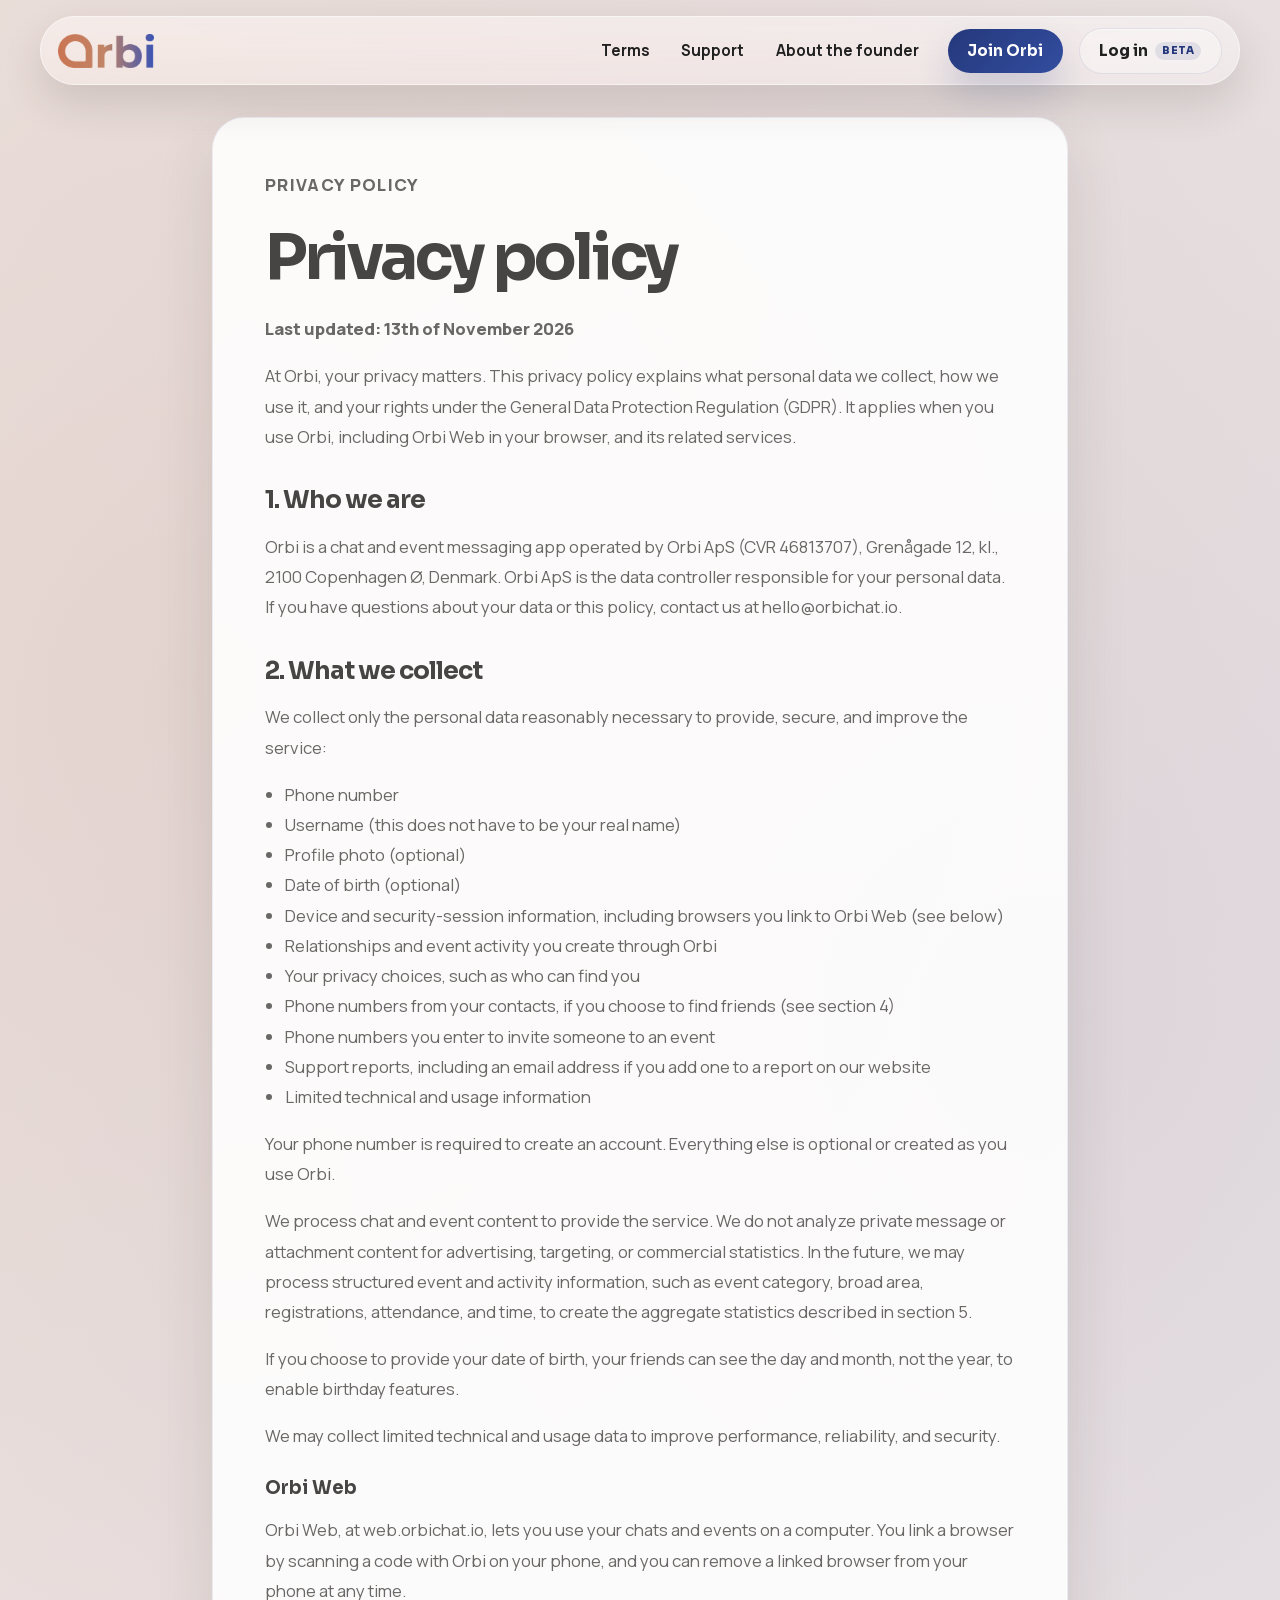
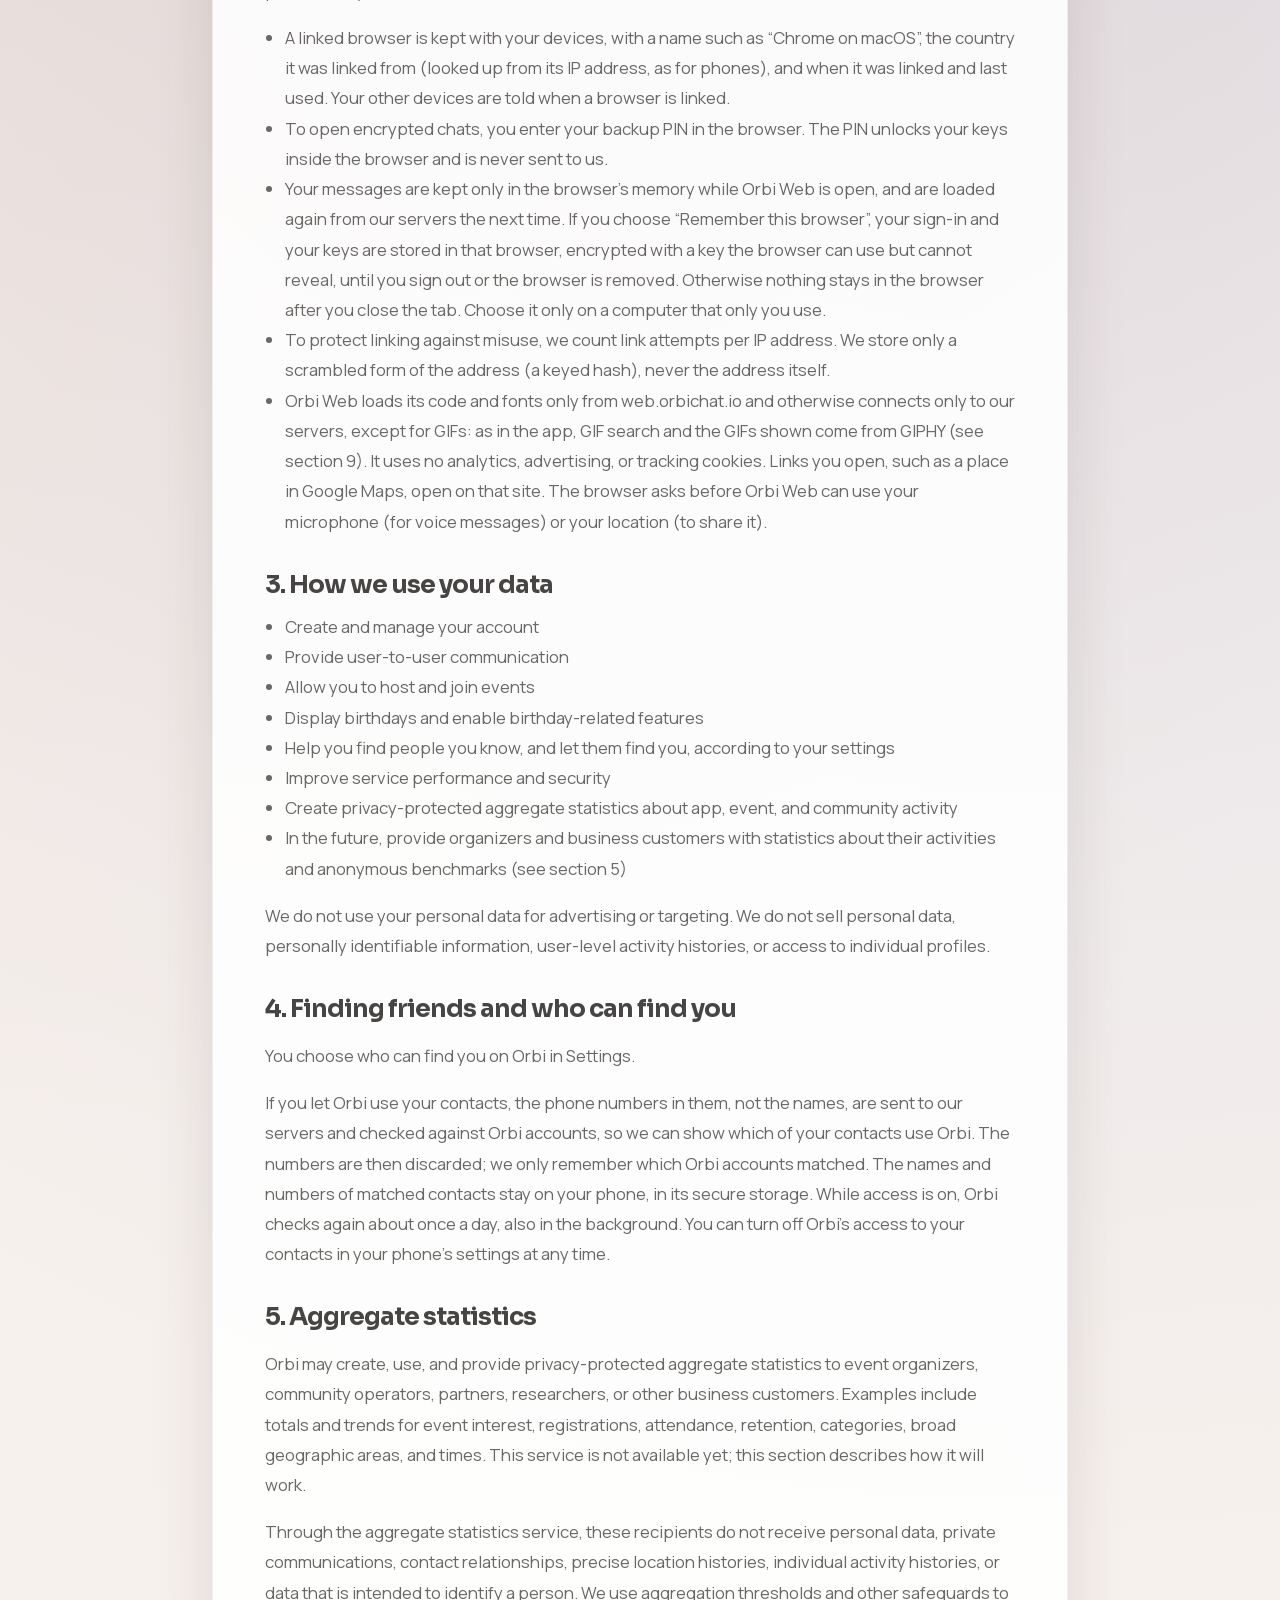
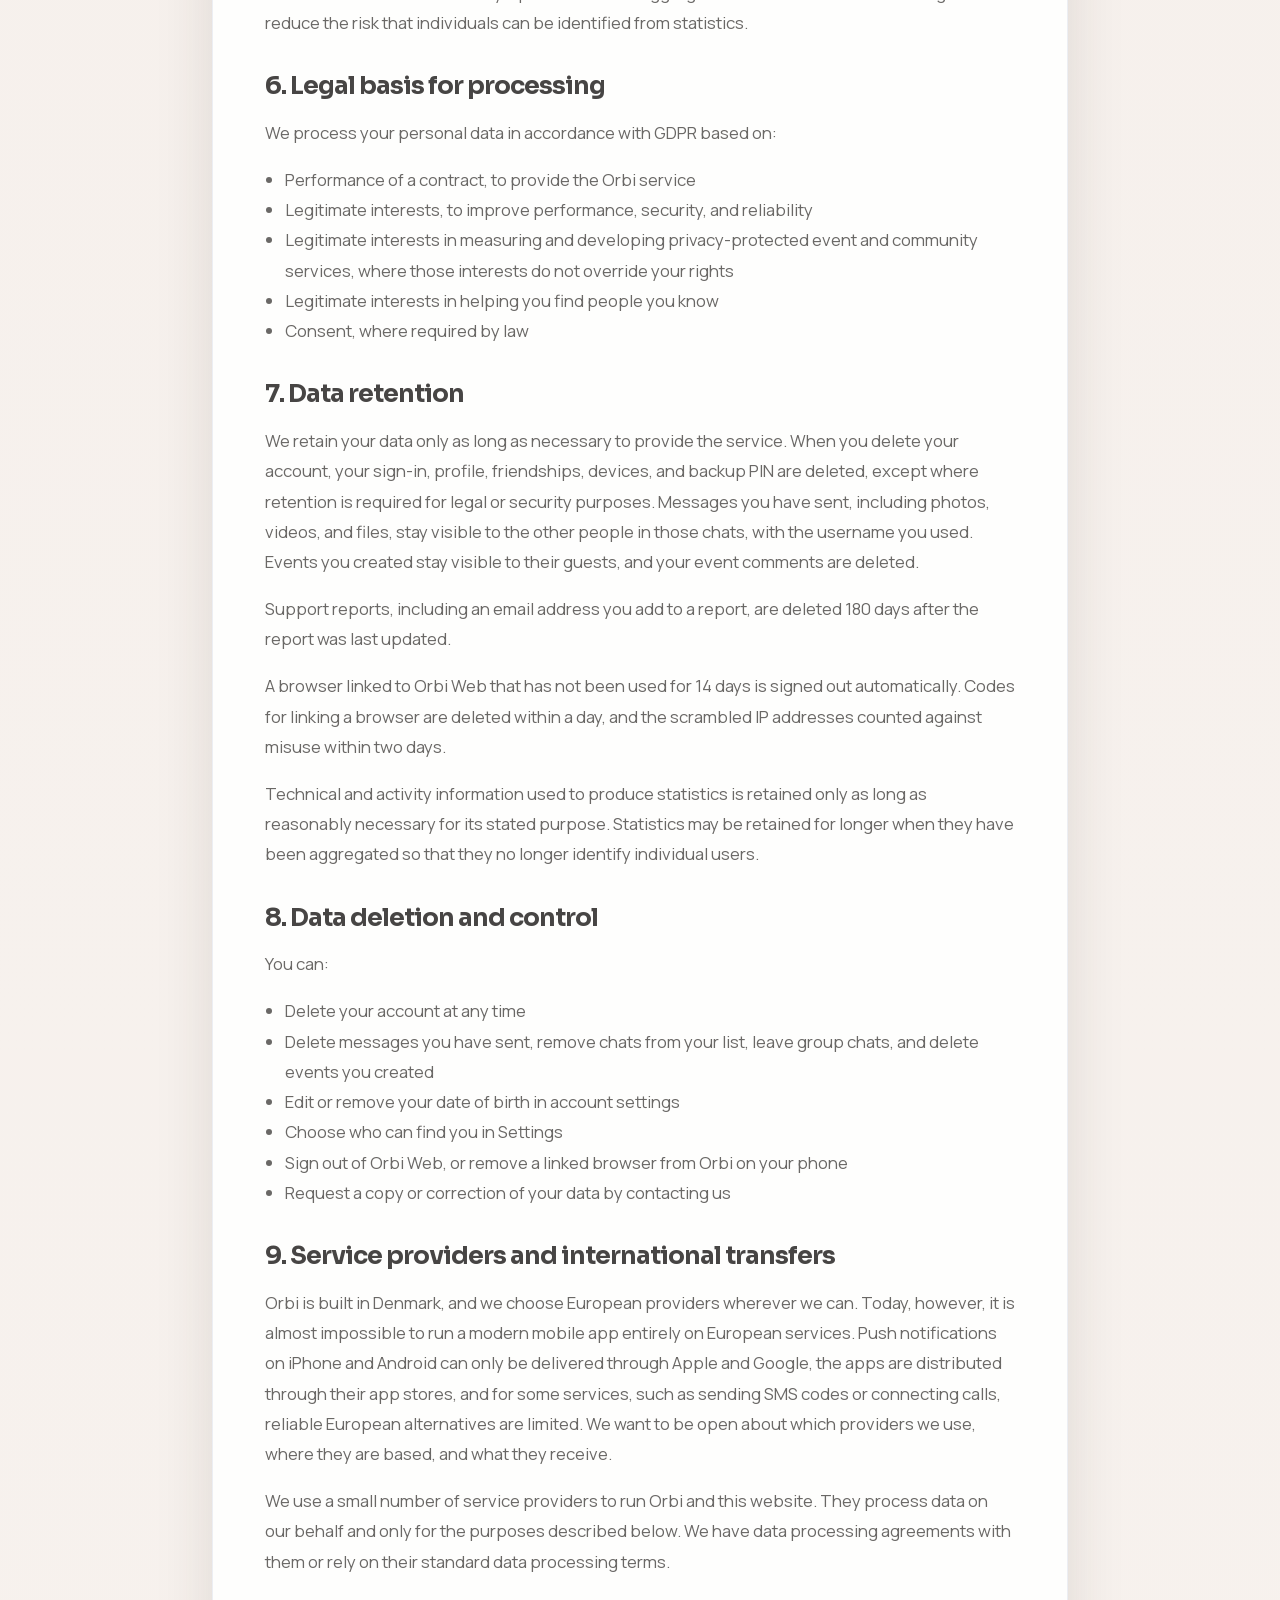
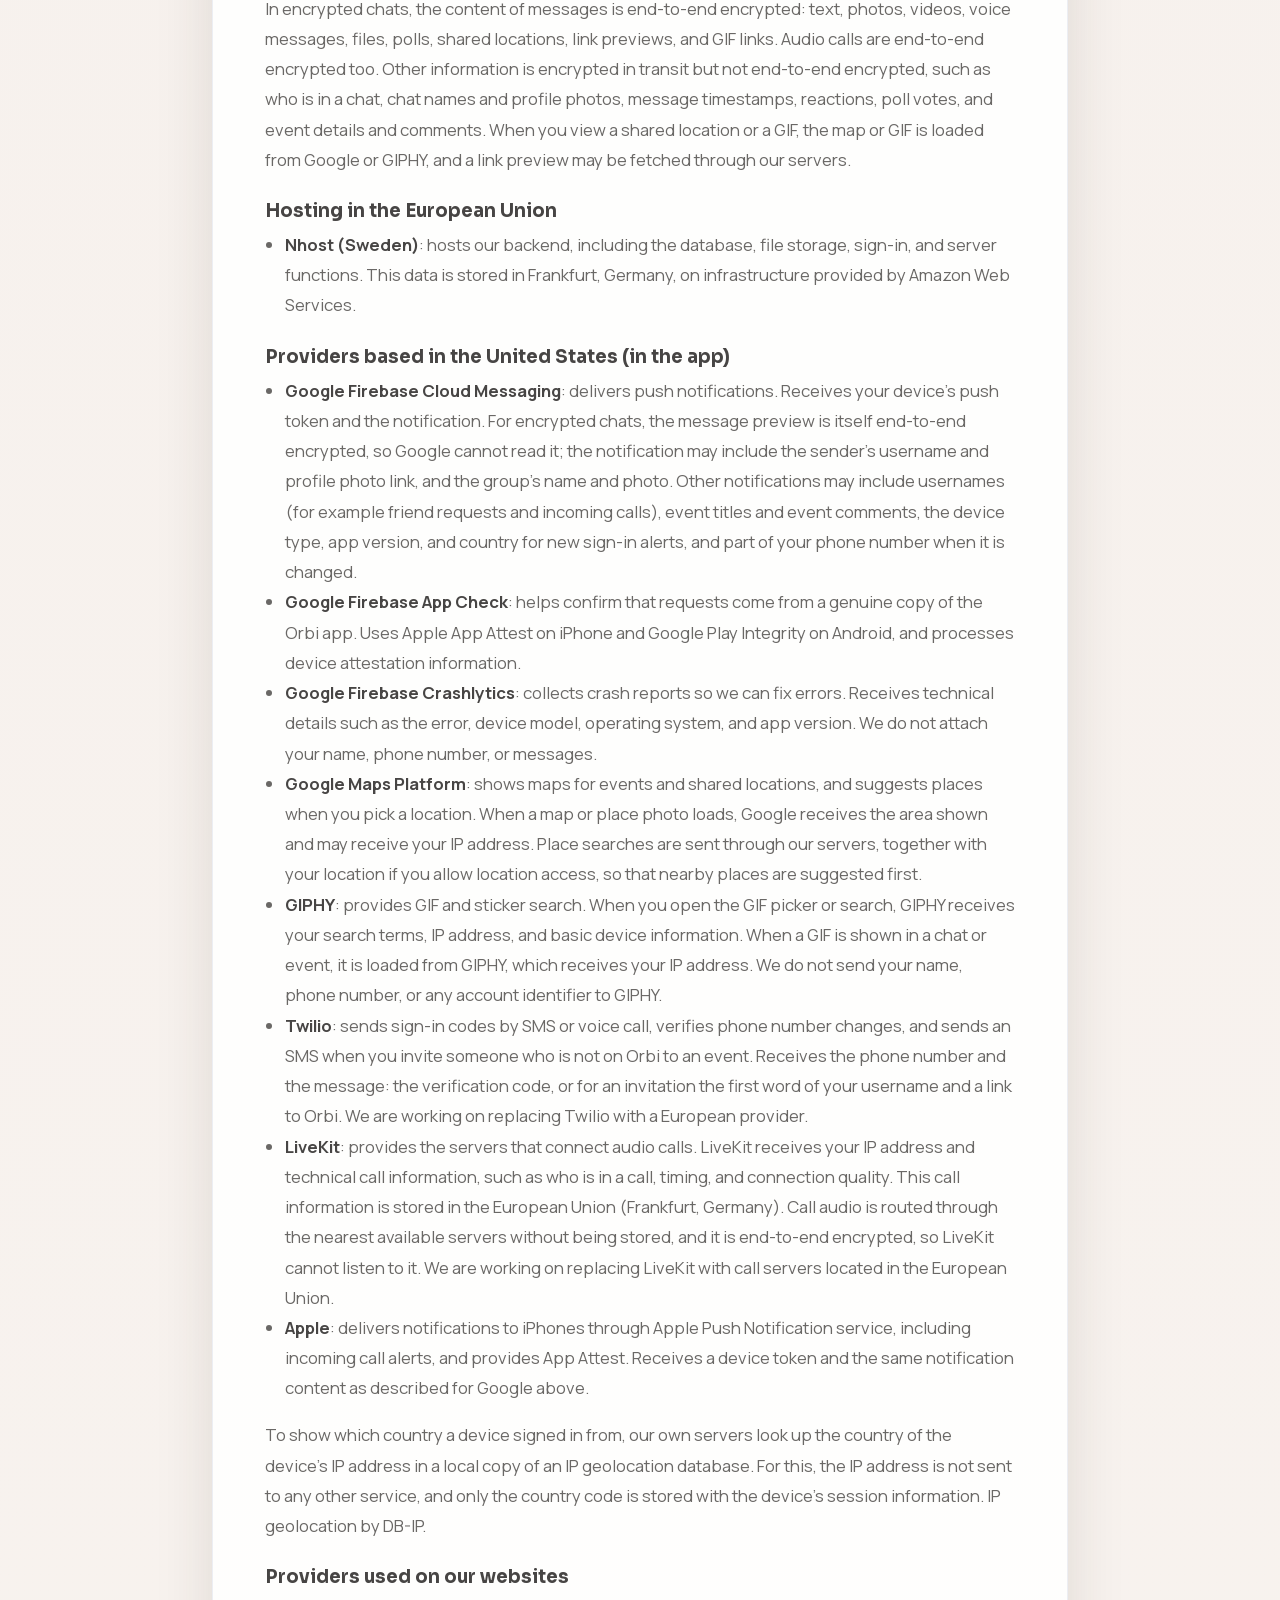
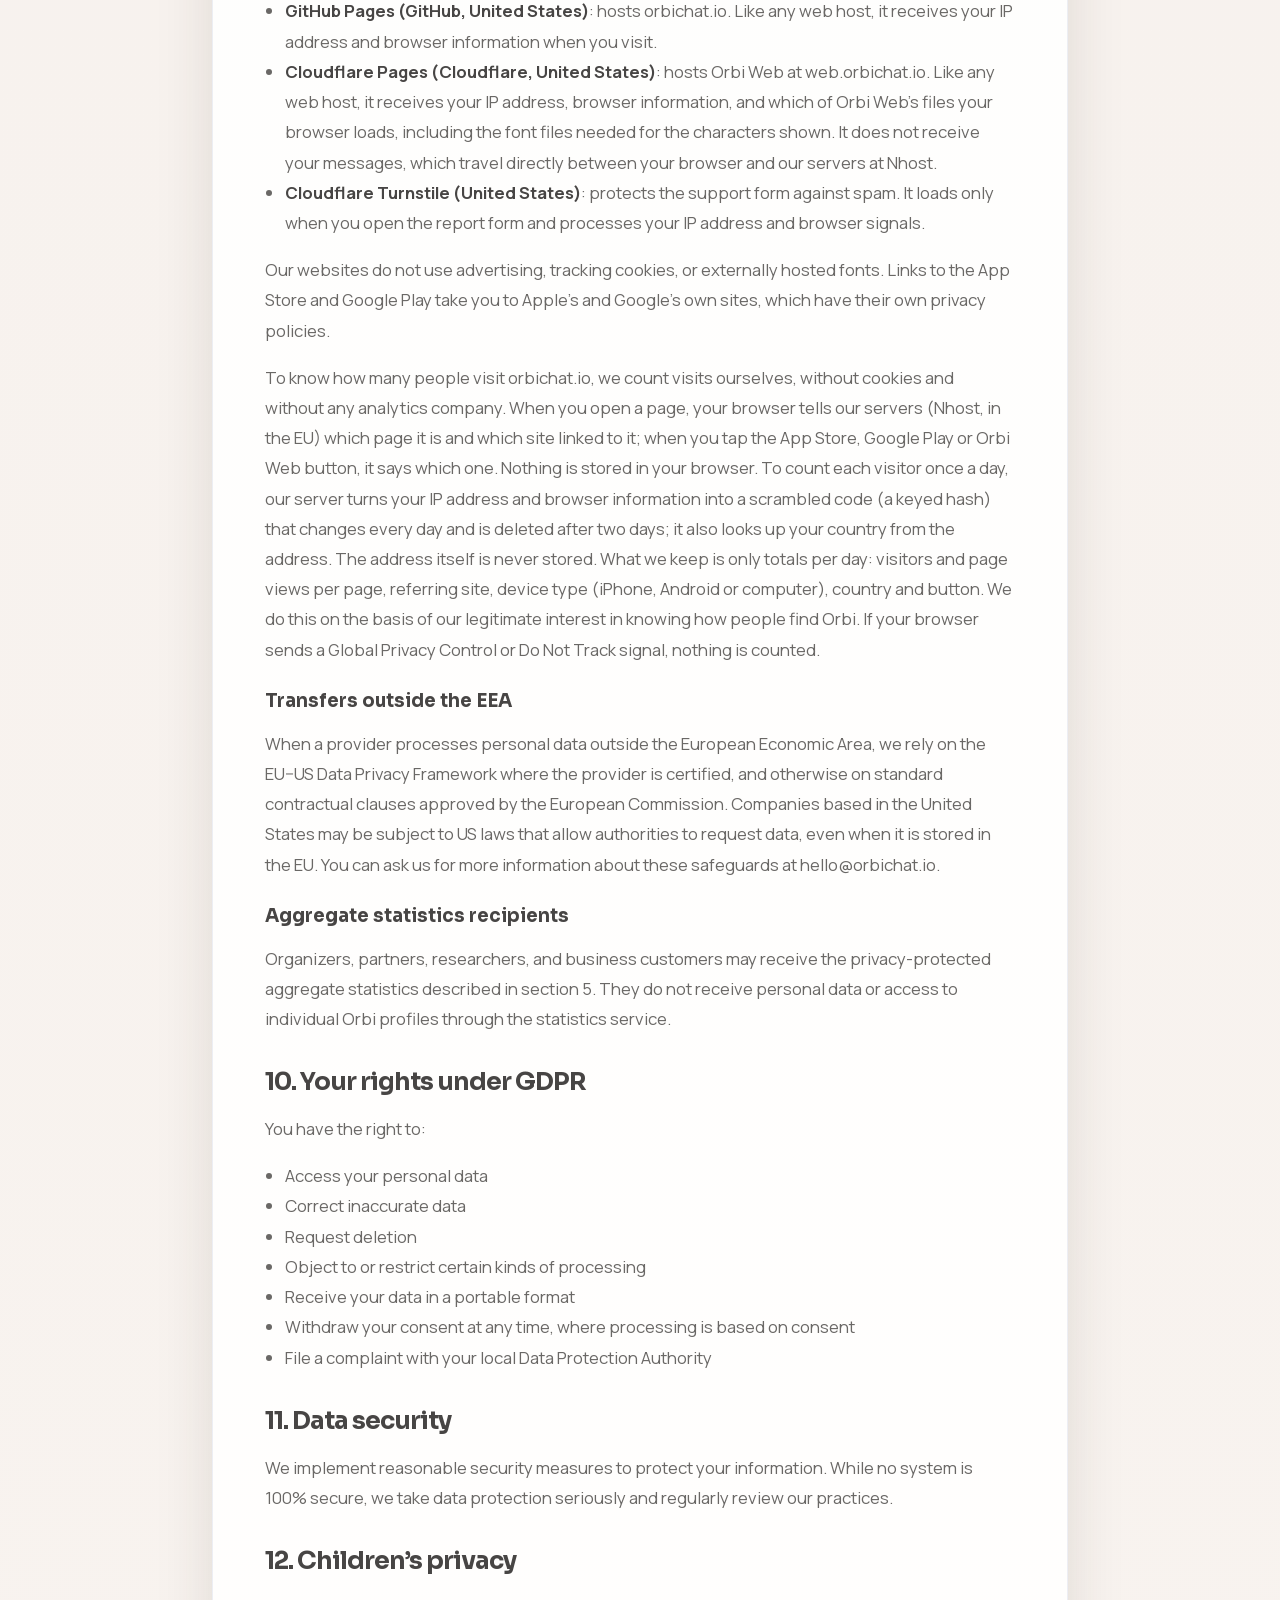
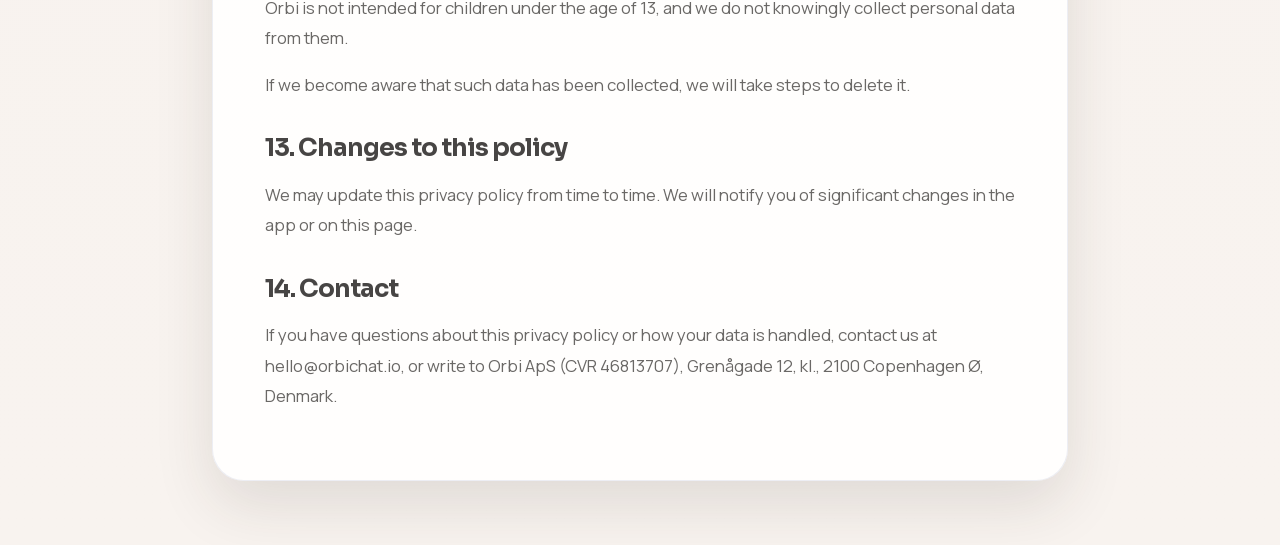
<file: privacy/index.html>
<!DOCTYPE html>
<html lang="en">
  <head>
    <meta charset="UTF-8" />
    <meta name="viewport" content="width=device-width, initial-scale=1.0" />
    <title>Privacy policy | Orbi Chat &amp; Events</title>
    <meta
      name="description"
      content="Learn how the Orbi chat and events app collects, protects, and uses personal data, and read about your privacy and GDPR rights."
    />
    <meta name="robots" content="index, follow, max-image-preview:large" />
    <link rel="canonical" href="https://orbichat.io/privacy/" />
    <meta property="og:type" content="website" />
    <meta property="og:site_name" content="Orbi" />
    <meta property="og:title" content="Privacy policy | Orbi Chat &amp; Events" />
    <meta property="og:description" content="How Orbi collects, protects, and uses personal data, including your privacy and GDPR rights." />
    <meta property="og:url" content="https://orbichat.io/privacy/" />
    <link rel="icon" type="image/png" href="../assets/favicon.png" />
    <link rel="shortcut icon" href="../assets/favicon.png" />
    <link rel="apple-touch-icon" href="../assets/apple-touch-icon.png" />
    <link rel="stylesheet" href="../styles.css" />
  </head>
  <body class="legal-body">
    <div class="page-shell">
      <header class="site-header legal-header">
        <div class="nav-shell">
          <a class="brand" href="../" aria-label="Orbi home">
            <img src="../assets/orbi-logo-color.png" alt="Orbi" />
          </a>
          <nav class="site-nav desktop-nav" aria-label="Secondary">
            <a href="../terms/">Terms</a>
            <a href="../support/">Support</a>
            <a href="../about/">About the founder</a>
          </nav>
          <a class="cta-pill desktop-cta" href="../">Join Orbi</a>
          <a class="cta-pill web-pill desktop-web" href="https://web.orbichat.io"
            ><span>Log in</span><span class="beta-tag">Beta</span></a
          >
          <button
            class="menu-toggle"
            type="button"
            aria-expanded="false"
            aria-controls="mobile-menu"
            aria-label="Open menu"
          >
            <span></span>
            <span></span>
            <span></span>
          </button>
          <div class="mobile-menu" id="mobile-menu">
            <nav class="mobile-nav" aria-label="Mobile Secondary">
              <a href="../terms/" data-menu-close>Terms</a>
              <a href="../support/" data-menu-close>Support</a>
              <a href="../about/" data-menu-close>About the founder</a>
            </nav>
            <a
              class="cta-pill mobile-cta"
              href="../"
              data-menu-close
              >Join Orbi</a
            >
          </div>
        </div>
      </header>

      <main class="legal-main">
        <article class="legal-sheet" data-reveal>
          <p class="eyebrow">Privacy policy</p>
          <h1>Privacy policy</h1>
          <p class="legal-lead">Last updated: 13th of November 2026</p>
          <p>
            At Orbi, your privacy matters. This privacy policy explains what
            personal data we collect, how we use it, and your rights under the
            General Data Protection Regulation (GDPR). It applies when you use
            Orbi, including Orbi Web in your browser, and its related services.
          </p>

          <section>
            <h2>1. Who we are</h2>
            <p>
              Orbi is a chat and event messaging app operated by Orbi ApS
              (CVR 46813707), Grenågade 12, kl., 2100 Copenhagen Ø, Denmark.
              Orbi ApS is the
              data controller responsible for your personal data. If you have
              questions about your data or this policy, contact us at
              <a href="mailto:hello@orbichat.io">hello@orbichat.io</a>.
            </p>
          </section>

          <section>
            <h2>2. What we collect</h2>
            <p>We collect only the personal data reasonably necessary to provide, secure, and improve the service:</p>
            <ul>
              <li>Phone number</li>
              <li>Username (this does not have to be your real name)</li>
              <li>Profile photo (optional)</li>
              <li>Date of birth (optional)</li>
              <li>Device and security-session information, including browsers you link to Orbi Web (see below)</li>
              <li>Relationships and event activity you create through Orbi</li>
              <li>Your privacy choices, such as who can find you</li>
              <li>Phone numbers from your contacts, if you choose to find friends (see section 4)</li>
              <li>Phone numbers you enter to invite someone to an event</li>
              <li>Support reports, including an email address if you add one to a report on our website</li>
              <li>Limited technical and usage information</li>
            </ul>
            <p>
              Your phone number is required to create an account. Everything
              else is optional or created as you use Orbi.
            </p>
            <p>
              We process chat and event content to provide the service. We do
              not analyze private message or attachment content for advertising,
              targeting, or commercial statistics. In the future, we may process
              structured event and activity information, such as event category,
              broad area, registrations, attendance, and time, to create the
              aggregate statistics described in section 5.
            </p>
            <p>
              If you choose to provide your date of birth, your friends can see
              the day and month, not the year, to enable birthday features.
            </p>
            <p>
              We may collect limited technical and usage data to improve performance, 
              reliability, and security.
            </p>

            <h3 id="orbi-web">Orbi Web</h3>
            <p>
              Orbi Web, at web.orbichat.io, lets you use your chats and events
              on a computer. You link a browser by scanning a code with Orbi on
              your phone, and you can remove a linked browser from your phone at
              any time.
            </p>
            <ul>
              <li>
                A linked browser is kept with your devices, with a name such as
                &ldquo;Chrome on macOS&rdquo;, the country it was linked from
                (looked up from its IP address, as for phones), and when it was
                linked and last used. Your other devices are told when a browser
                is linked.
              </li>
              <li>
                To open encrypted chats, you enter your backup PIN in the
                browser. The PIN unlocks your keys inside the browser and is
                never sent to us.
              </li>
              <li>
                Your messages are kept only in the browser&rsquo;s memory while
                Orbi Web is open, and are loaded again from our servers the next
                time. If you choose &ldquo;Remember this browser&rdquo;, your
                sign-in and your keys are stored in that browser, encrypted with
                a key the browser can use but cannot reveal, until you sign out
                or the browser is removed. Otherwise nothing stays in the browser
                after you close the tab. Choose it only on a computer that only
                you use.
              </li>
              <li>
                To protect linking against misuse, we count link attempts per IP
                address. We store only a scrambled form of the address (a keyed
                hash), never the address itself.
              </li>
              <li>
                Orbi Web loads its code and fonts only from web.orbichat.io and
                otherwise connects only to our servers, except for GIFs: as in
                the app, GIF search and the GIFs shown come from GIPHY (see
                section 9). It uses no analytics, advertising, or tracking
                cookies. Links you open, such as a place in Google Maps, open on
                that site. The browser asks before Orbi Web can use your
                microphone (for voice messages) or your location (to share it).
              </li>
            </ul>
            </section>

          <section>
            <h2>3. How we use your data</h2>
            <ul>
              <li>Create and manage your account</li>
              <li>Provide user-to-user communication</li>
              <li>Allow you to host and join events</li>
              <li>Display birthdays and enable birthday-related features</li>
              <li>Help you find people you know, and let them find you, according to your settings</li>
              <li>Improve service performance and security</li>
              <li>Create privacy-protected aggregate statistics about app, event, and community activity</li>
              <li>In the future, provide organizers and business customers with statistics about their activities and anonymous benchmarks (see section 5)</li>
            </ul>
            <p>
              We do not use your personal data for advertising or targeting. We
              do not sell personal data, personally identifiable information,
              user-level activity histories, or access to individual profiles.
            </p>
          </section>

          <section>
            <h2 id="finding-friends">4. Finding friends and who can find you</h2>
            <p>
              You choose who can find you on Orbi in Settings.
            </p>
            <p>
              If you let Orbi use your contacts, the phone numbers in them, not
              the names, are sent to our servers and checked against Orbi
              accounts, so we can show which of your contacts use Orbi. The
              numbers are then discarded; we only remember which Orbi accounts
              matched. The names and numbers of matched contacts stay on your
              phone, in its secure storage. While access is on, Orbi checks
              again about once a day, also in the background. You can turn off
              Orbi&rsquo;s access to your contacts in your phone&rsquo;s
              settings at any time.
            </p>
          </section>

          <section>
            <h2>5. Aggregate statistics</h2>
            <p>
              Orbi may create, use, and provide privacy-protected aggregate
              statistics to event organizers, community operators, partners,
              researchers, or other business customers. Examples include totals
              and trends for event interest, registrations, attendance,
              retention, categories, broad geographic areas, and times. This
              service is not available yet; this section describes how it will
              work.
            </p>
            <p>
              Through the aggregate statistics service, these recipients do not
              receive personal data, private communications, contact
              relationships, precise location histories, individual activity
              histories, or data that is intended to identify a person. We use
              aggregation thresholds and other safeguards to reduce the risk
              that individuals can be identified from statistics.
            </p>
          </section>

          <section>
            <h2>6. Legal basis for processing</h2>
            <p>We process your personal data in accordance with GDPR based on:</p>
            <ul>
              <li>Performance of a contract, to provide the Orbi service</li>
              <li>Legitimate interests, to improve performance, security, and reliability</li>
              <li>Legitimate interests in measuring and developing privacy-protected event and community services, where those interests do not override your rights</li>
              <li>Legitimate interests in helping you find people you know</li>
              <li>Consent, where required by law</li>
            </ul>
          </section>

          <section>
            <h2>7. Data retention</h2>
            <p>
              We retain your data only as long as necessary to provide the
              service. When you delete your account, your sign-in, profile,
              friendships, devices, and backup PIN are deleted, except where
              retention is required for legal or security purposes. Messages you
              have sent, including photos, videos, and files, stay visible to the
              other people in those chats, with the username you used. Events
              you created stay visible to their guests, and your event comments
              are deleted.
            </p>
            <p>
              Support reports, including an email address you add to a report,
              are deleted 180 days after the report was last updated.
            </p>
            <p>
              A browser linked to Orbi Web that has not been used for 14 days
              is signed out automatically. Codes for linking a browser are
              deleted within a day, and the scrambled IP addresses counted
              against misuse within two days.
            </p>
            <p>
              Technical and activity information used to produce statistics is
              retained only as long as reasonably necessary for its stated
              purpose. Statistics may be retained for longer when they have been
              aggregated so that they no longer identify individual users.
            </p>
          </section>

          <section>
            <h2>8. Data deletion and control</h2>
            <p>You can:</p>
            <ul>
              <li>Delete your account at any time</li>
              <li>Delete messages you have sent, remove chats from your list, leave group chats, and delete events you created</li>
              <li>Edit or remove your date of birth in account settings</li>
              <li>Choose who can find you in Settings</li>
              <li>Sign out of Orbi Web, or remove a linked browser from Orbi on your phone</li>
              <li>Request a copy or correction of your data by contacting us</li>
            </ul>
          </section>

          <section>
            <h2 id="service-providers">9. Service providers and international transfers</h2>
            <p>
              Orbi is built in Denmark, and we choose European providers
              wherever we can. Today, however, it is almost impossible to run a
              modern mobile app entirely on European services. Push
              notifications on iPhone and Android can only be delivered through
              Apple and Google, the apps are distributed through their app
              stores, and for some services, such as sending SMS codes or
              connecting calls, reliable European alternatives are limited. We
              want to be open about which providers we use, where they are
              based, and what they receive.
            </p>
            <p>
              We use a small number of service providers to run Orbi and this
              website. They process data on our behalf and only for the
              purposes described below. We have data processing agreements with
              them or rely on their standard data processing terms.
            </p>
            <p>
              In encrypted chats, the content of messages is end-to-end
              encrypted: text, photos, videos, voice messages, files, polls,
              shared locations, link previews, and GIF links. Audio calls are
              end-to-end encrypted too. Other information is encrypted in
              transit but not end-to-end encrypted, such as who is in a chat,
              chat names and profile photos, message timestamps, reactions, poll
              votes, and event details and comments. When you view a shared
              location or a GIF, the map or GIF is loaded from Google or GIPHY,
              and a link preview may be fetched through our servers.
            </p>

            <h3>Hosting in the European Union</h3>
            <ul>
              <li>
                <strong>Nhost (Sweden)</strong>: hosts our backend, including the
                database, file storage, sign-in, and server functions. This data
                is stored in Frankfurt, Germany, on infrastructure provided by
                Amazon Web Services.
              </li>
            </ul>

            <h3>Providers based in the United States (in the app)</h3>
            <ul>
              <li>
                <strong>Google Firebase Cloud Messaging</strong>: delivers push
                notifications. Receives your device's push token and the
                notification. For encrypted chats, the message preview is itself
                end-to-end encrypted, so Google cannot read it; the notification
                may include the sender's username and profile photo link, and the
                group's name and photo. Other notifications may include usernames (for example friend requests
                and incoming calls), event titles and event comments, the device
                type, app version, and country for new sign-in alerts, and part of
                your phone number when it is changed.
              </li>
              <li>
                <strong>Google Firebase App Check</strong>: helps confirm that
                requests come from a genuine copy of the Orbi app. Uses Apple
                App Attest on iPhone and Google Play Integrity on Android, and
                processes device attestation information.
              </li>
              <li>
                <strong>Google Firebase Crashlytics</strong>: collects crash
                reports so we can fix errors. Receives technical details such as
                the error, device model, operating system, and app version. We
                do not attach your name, phone number, or messages.
              </li>
              <li>
                <strong>Google Maps Platform</strong>: shows maps for events and
                shared locations, and suggests places when you pick a location.
                When a map or place photo loads, Google receives the area shown
                and may receive your IP address. Place searches are sent through
                our servers, together with your location if you allow location
                access, so that nearby places are suggested first.
              </li>
              <li>
                <strong>GIPHY</strong>: provides GIF and sticker search. When you
                open the GIF picker or search, GIPHY receives your search terms,
                IP address, and basic
                device information. When a GIF is shown in a chat or event, it is
                loaded from GIPHY, which receives your IP address. We do not send
                your name, phone number, or any account identifier to GIPHY.
              </li>
              <li>
                <strong>Twilio</strong>: sends sign-in codes by SMS or voice call,
                verifies phone number changes, and sends an SMS when you invite
                someone who is not on Orbi to an event. Receives the phone number
                and the message: the verification code, or for an invitation the
                first word of your username and a link to Orbi. We are working on replacing Twilio
                with a European provider.
              </li>
              <li>
                <strong>LiveKit</strong>: provides the servers that connect audio
                calls. LiveKit receives your IP address and technical call
                information, such as who is in a call, timing, and connection
                quality. This call information is stored in the European Union
                (Frankfurt, Germany). Call audio is routed through the nearest
                available servers without being stored, and it is end-to-end
                encrypted, so LiveKit cannot listen to it. We are working on
                replacing LiveKit with call servers located in the European
                Union.
              </li>
              <li>
                <strong>Apple</strong>: delivers notifications to iPhones through
                Apple Push Notification service, including incoming call alerts,
                and provides App Attest. Receives a device token and the same
                notification content as described for Google above.
              </li>
            </ul>
            <p>
              To show which country a device signed in from, our own servers
              look up the country of the device's IP address in a local copy of
              an IP geolocation database. For this, the IP address is not sent
              to any other service, and only the country code is stored with the
              device's session information. IP geolocation
              by <a href="https://db-ip.com">DB-IP</a>.
            </p>

            <h3>Providers used on our websites</h3>
            <ul>
              <li>
                <strong>GitHub Pages (GitHub, United States)</strong>: hosts
                orbichat.io. Like any web host, it receives your IP address and
                browser information when you visit.
              </li>
              <li>
                <strong>Cloudflare Pages (Cloudflare, United States)</strong>:
                hosts Orbi Web at web.orbichat.io. Like any web host, it receives
                your IP address, browser information, and which of Orbi Web&rsquo;s
                files your browser loads, including the font files needed for the
                characters shown. It does not receive your messages, which travel
                directly between your browser and our servers at Nhost.
              </li>
              <li>
                <strong>Cloudflare Turnstile (United States)</strong>: protects
                the support form against spam. It loads only when you open the
                report form and processes your IP address and browser signals.
              </li>
            </ul>
            <p>
              Our websites do not use advertising, tracking cookies, or
              externally hosted fonts. Links to the App Store and Google Play
              take you to Apple's and Google's own sites, which have their own
              privacy policies.
            </p>
            <p>
              To know how many people visit orbichat.io, we count visits
              ourselves, without cookies and without any analytics company.
              When you open a page, your browser tells our servers (Nhost, in
              the EU) which page it is and which site linked to it; when you
              tap the App Store, Google Play or Orbi Web button, it says which
              one. Nothing is stored in your browser. To count each visitor
              once a day, our server turns your IP address and browser
              information into a scrambled code (a keyed hash) that changes
              every day and is deleted after two days; it also looks up your
              country from the address. The address itself is never stored.
              What we keep is only totals per day: visitors and page views per
              page, referring site, device type (iPhone, Android or computer),
              country and button. We do this on the basis of our legitimate
              interest in knowing how people find Orbi. If your browser sends a
              Global Privacy Control or Do Not Track signal, nothing is counted.
            </p>

            <h3>Transfers outside the EEA</h3>
            <p>
              When a provider processes personal data outside the European
              Economic Area, we rely on the EU&ndash;US Data Privacy Framework
              where the provider is certified, and otherwise on standard
              contractual clauses approved by the European Commission. Companies
              based in the United States may be subject to US laws that allow
              authorities to request data, even when it is stored in the EU. You
              can ask us for more information about these safeguards at
              <a href="mailto:hello@orbichat.io">hello@orbichat.io</a>.
            </p>

            <h3>Aggregate statistics recipients</h3>
            <p>
              Organizers, partners, researchers, and business customers may
              receive the privacy-protected aggregate statistics described in
              section 5. They do not receive personal data or access to
              individual Orbi profiles through the statistics service.
            </p>
          </section>

          <section>
            <h2>10. Your rights under GDPR</h2>
            <p>You have the right to:</p>
            <ul>
              <li>Access your personal data</li>
              <li>Correct inaccurate data</li>
              <li>Request deletion</li>
              <li>Object to or restrict certain kinds of processing</li>
              <li>Receive your data in a portable format</li>
              <li>Withdraw your consent at any time, where processing is based on consent</li>
              <li>File a complaint with your local Data Protection Authority</li>
            </ul>
          </section>

          <section>
            <h2>11. Data security</h2>
            <p>
              We implement reasonable security measures to protect your
              information. While no system is 100% secure, we take data
              protection seriously and regularly review our practices.
            </p>
          </section>

          <section>
            <h2>12. Children’s privacy</h2>
            <p>
              Orbi is not intended for children under the age of 13, and we do
              not knowingly collect personal data from them.
            </p>
            <p>
              If we become aware that such data has been collected, 
              we will take steps to delete it.
            </p>
          </section>

          <section>
            <h2>13. Changes to this policy</h2>
            <p>
              We may update this privacy policy from time to time. We will notify
              you of significant changes in the app or on this page.
            </p>
          </section>

          <section>
            <h2>14. Contact</h2>
            <p>
              If you have questions about this privacy policy or how your data is
              handled, contact us at
              <a href="mailto:hello@orbichat.io">hello@orbichat.io</a>, or write
              to Orbi ApS (CVR 46813707), Grenågade 12, kl., 2100 Copenhagen Ø,
              Denmark.
            </p>
          </section>
        </article>
      </main>
    </div>

    <script src="../script.js"></script>
  </body>
</html>
</file>
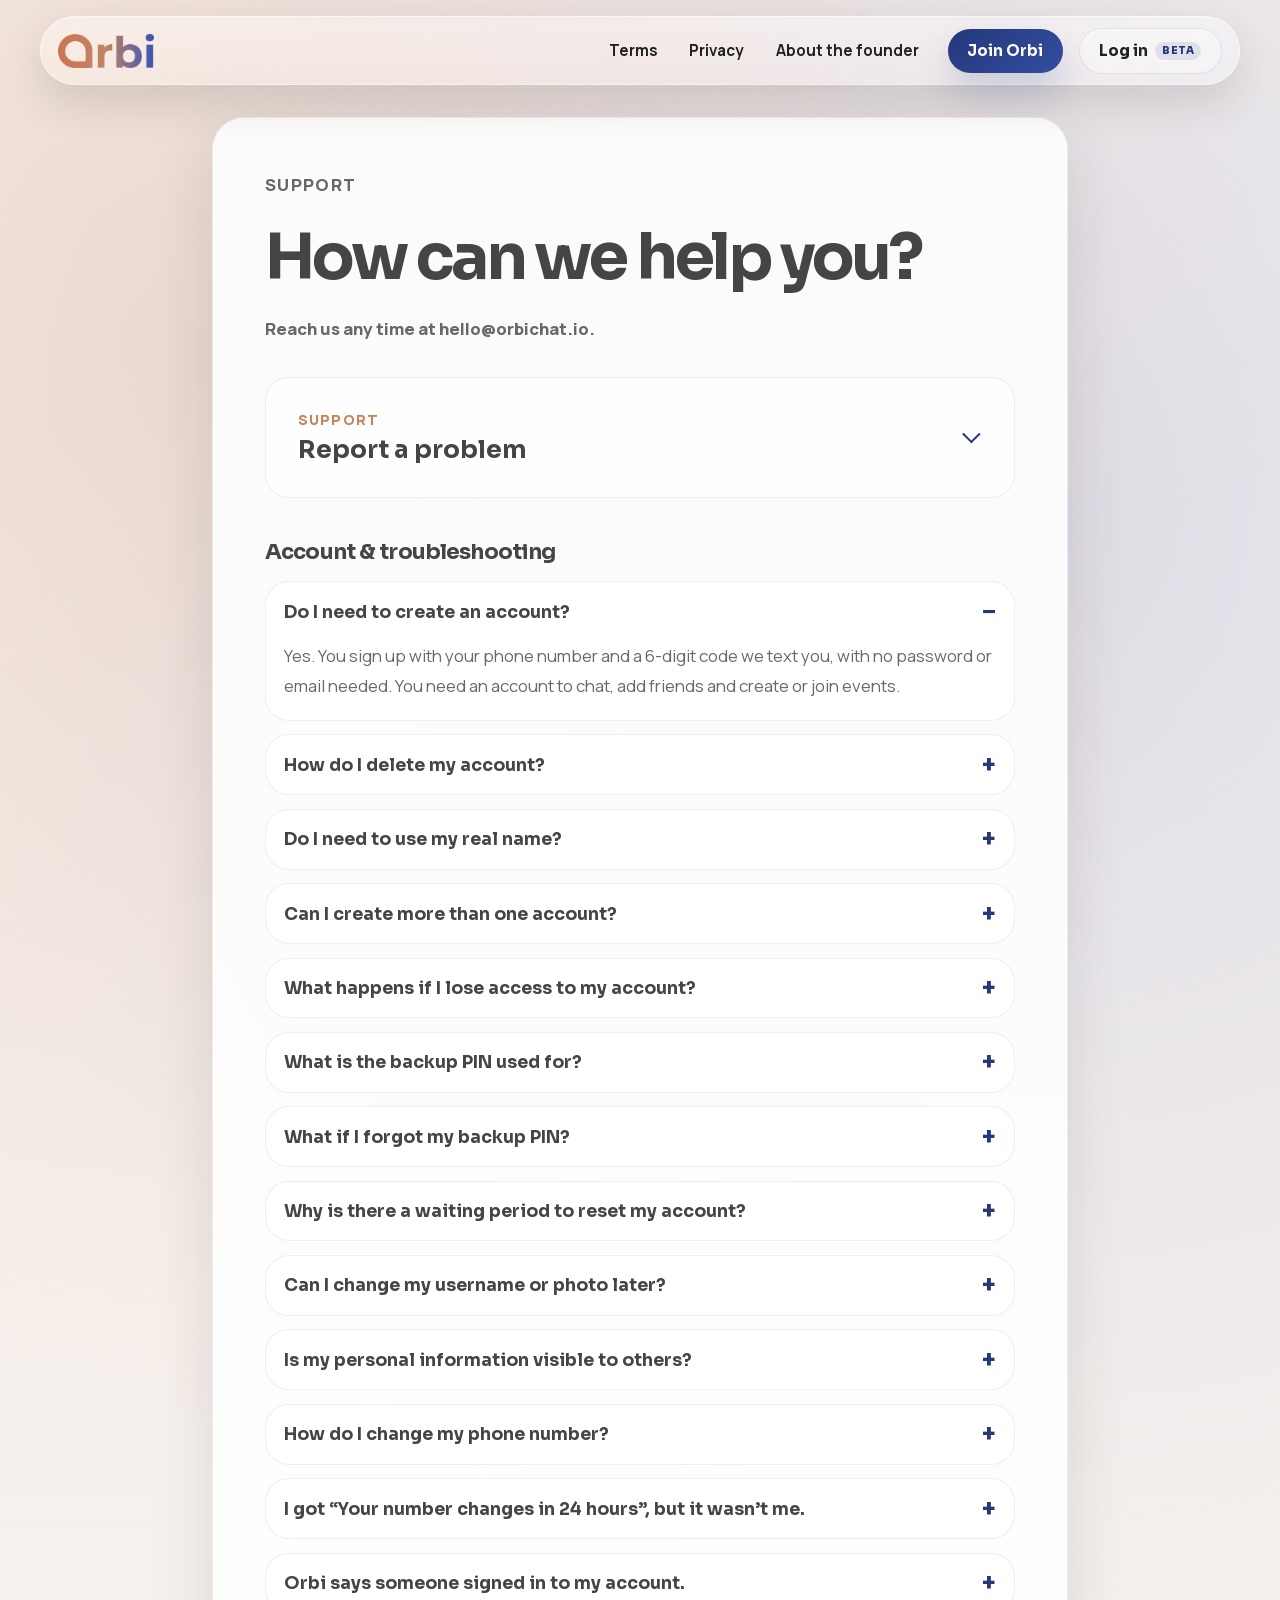
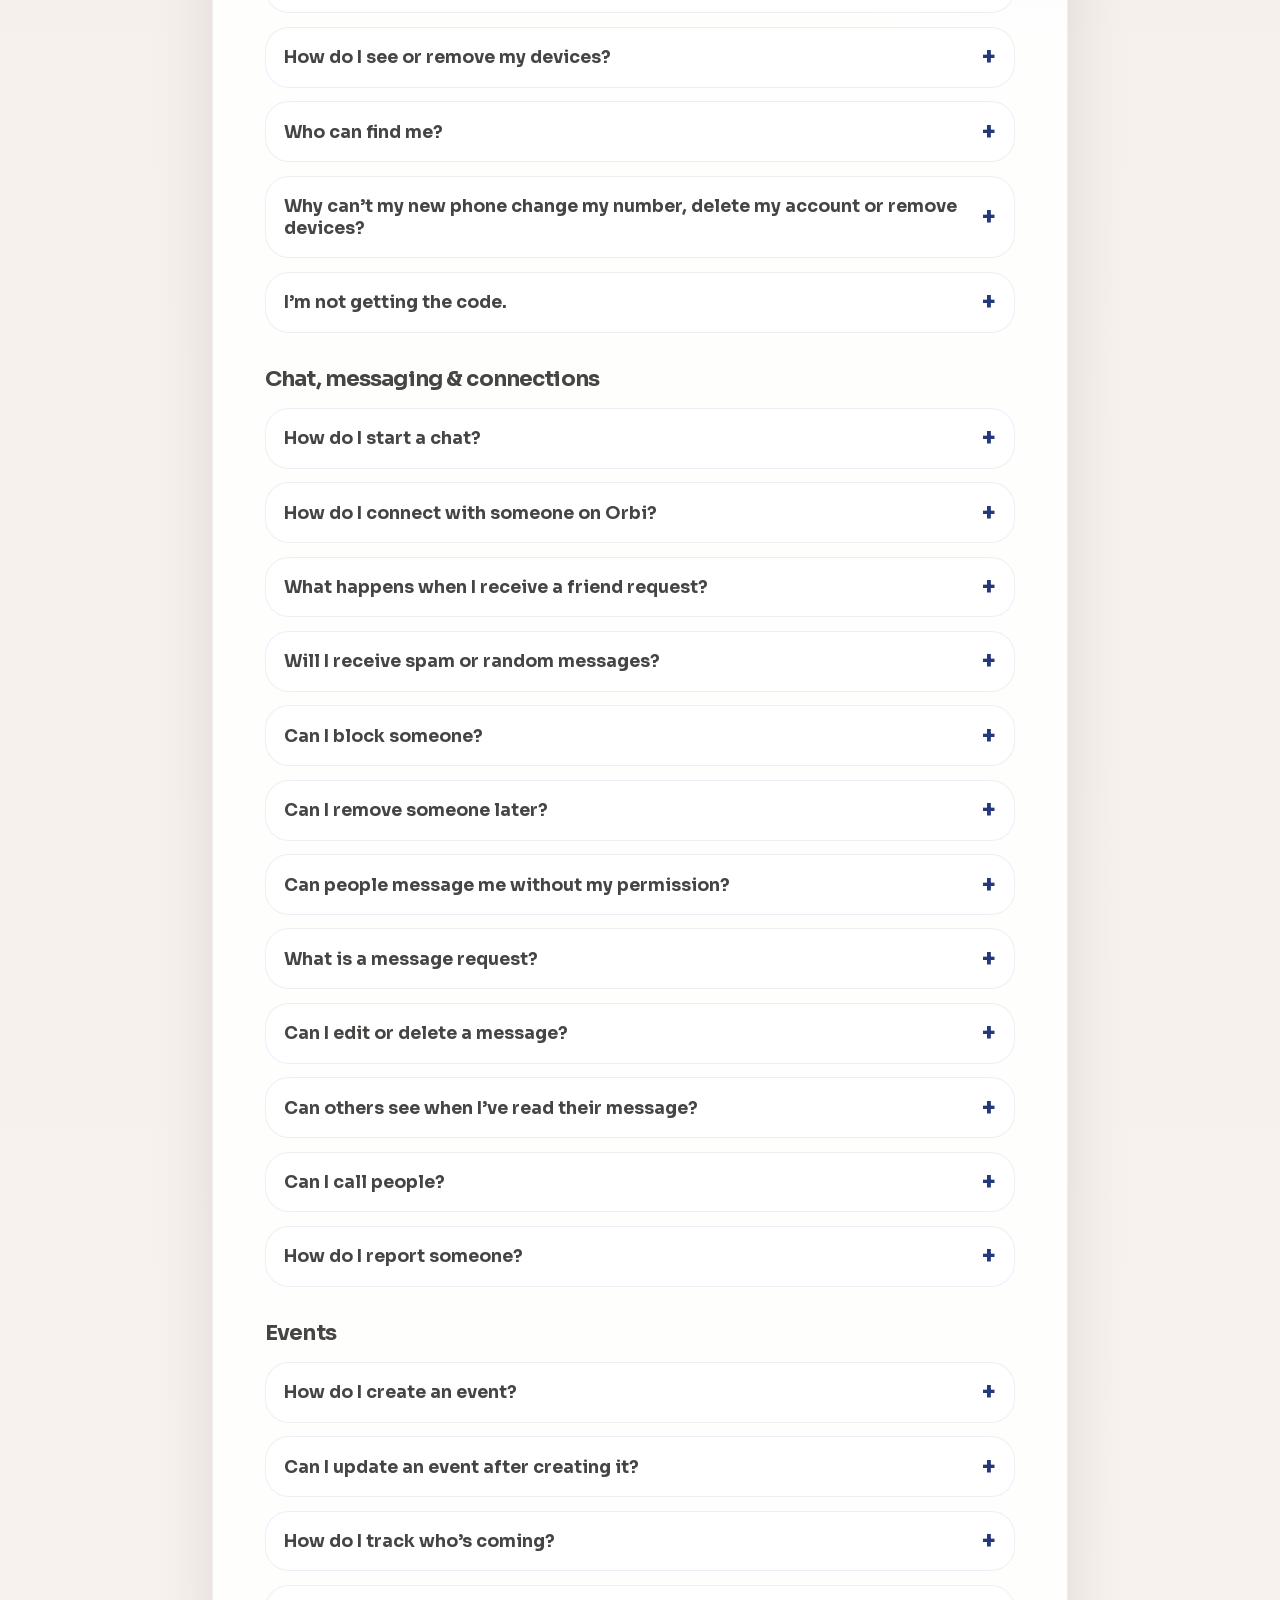
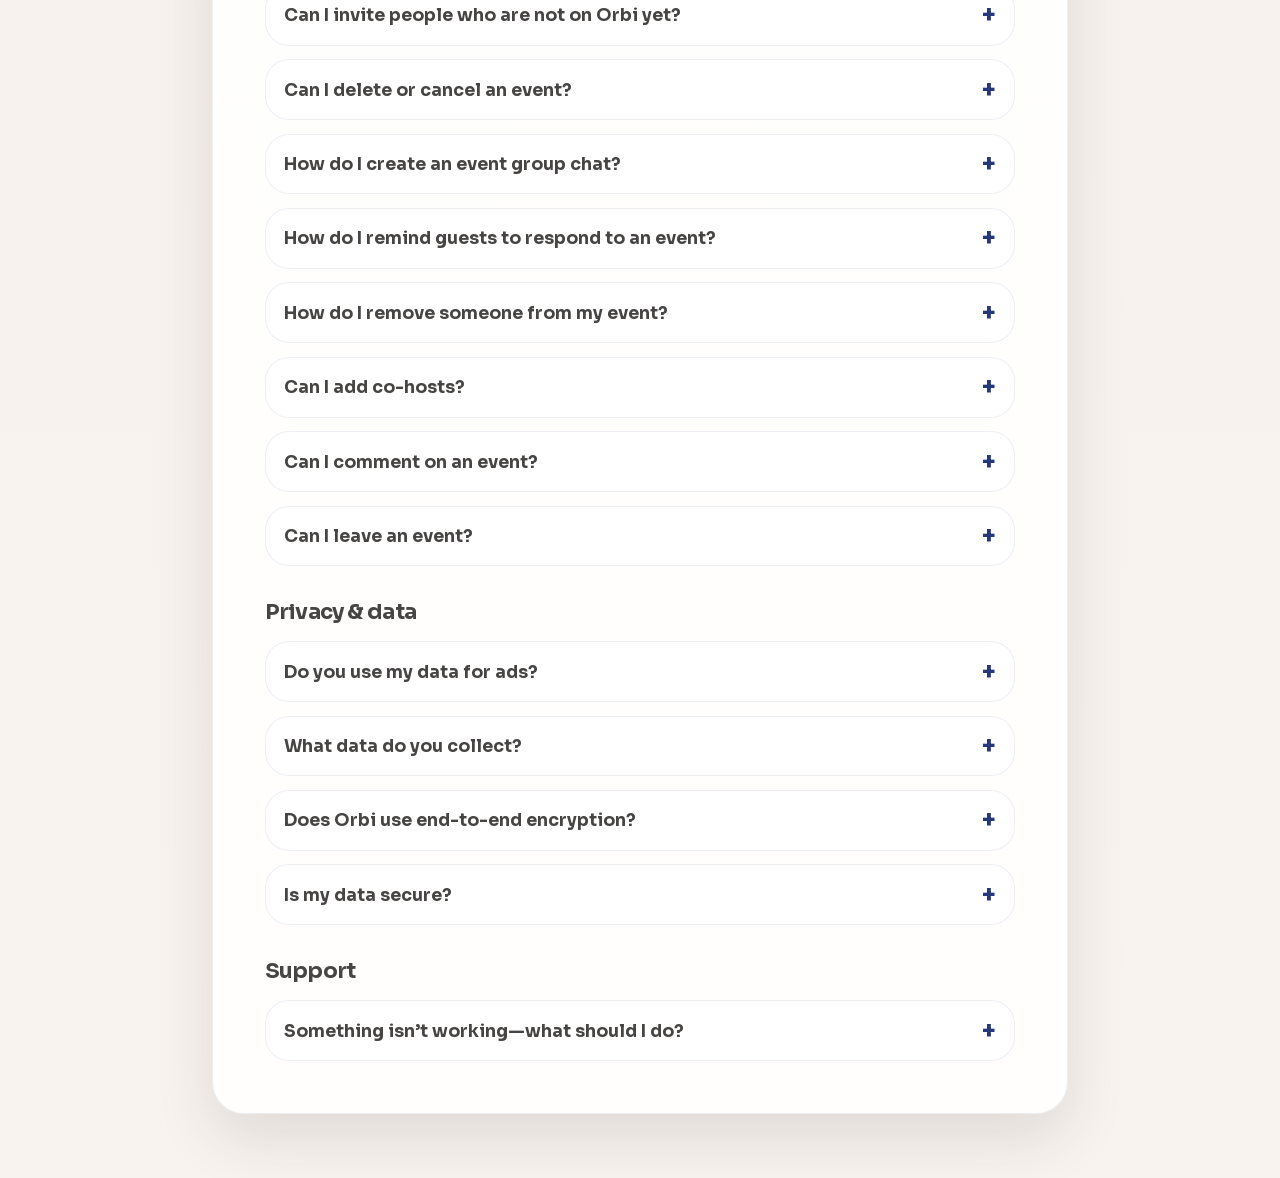
<file: support/index.html>
<!DOCTYPE html>
<html lang="en">
  <head>
    <meta charset="UTF-8" />
    <meta name="viewport" content="width=device-width, initial-scale=1.0" />
    <title>Help &amp; support | Orbi Chat &amp; Events</title>
    <meta
      name="description"
      content="Get help with your Orbi account, chats, messaging, connections, events, privacy, notifications, and troubleshooting."
    />
    <meta name="robots" content="index, follow, max-image-preview:large" />
    <meta
      name="orbi-problem-report-endpoint"
      content="https://kgsysdwkclmquduxxifd.functions.eu-central-1.nhost.run/v1/NEW_problem-report"
    />
    <meta
      name="orbi-turnstile-site-key"
      content="0x4AAAAAAERiZplsAOLiHjKv"
    />
    <link rel="canonical" href="https://orbichat.io/support/" />
    <meta property="og:type" content="website" />
    <meta property="og:site_name" content="Orbi" />
    <meta property="og:title" content="Help &amp; support | Orbi Chat &amp; Events" />
    <meta property="og:description" content="Help with Orbi accounts, chats, connections, events, privacy, notifications, and troubleshooting." />
    <meta property="og:url" content="https://orbichat.io/support/" />
    <link rel="icon" type="image/png" href="../assets/favicon.png" />
    <link rel="shortcut icon" href="../assets/favicon.png" />
    <link rel="apple-touch-icon" href="../assets/apple-touch-icon.png" />
    <link rel="stylesheet" href="../styles.css" />
  </head>
  <body class="legal-body">
    <div class="page-shell">
      <header class="site-header legal-header">
        <div class="nav-shell">
          <a class="brand" href="../" aria-label="Orbi home">
            <img src="../assets/orbi-logo-color.png" alt="Orbi" />
          </a>
          <nav class="site-nav desktop-nav" aria-label="Secondary">
            <a href="../terms/">Terms</a>
            <a href="../privacy/">Privacy</a>
            <a href="../about/">About the founder</a>
          </nav>
          <a class="cta-pill desktop-cta" href="../">Join Orbi</a>
          <a class="cta-pill web-pill desktop-web" href="https://web.orbichat.io"
            ><span>Log in</span><span class="beta-tag">Beta</span></a
          >
          <button
            class="menu-toggle"
            type="button"
            aria-expanded="false"
            aria-controls="mobile-menu"
            aria-label="Open menu"
          >
            <span></span>
            <span></span>
            <span></span>
          </button>
          <div class="mobile-menu" id="mobile-menu">
            <nav class="mobile-nav" aria-label="Mobile Secondary">
              <a href="../terms/" data-menu-close>Terms</a>
              <a href="../privacy/" data-menu-close>Privacy</a>
              <a href="../about/" data-menu-close>About the founder</a>
            </nav>
            <a
              class="cta-pill mobile-cta"
              href="../"
              data-menu-close
              >Join Orbi</a
            >
          </div>
        </div>
      </header>

      <main class="legal-main">
        <article class="legal-sheet" data-reveal>
          <p class="eyebrow">Support</p>
          <h1>How can we help you?</h1>
          <p class="legal-lead">
            Reach us any time at
            <a href="mailto:hello@orbichat.io">hello@orbichat.io</a>.
          </p>

          <details class="support-report-card" data-support-report-disclosure>
            <summary class="support-report-summary">
              <span>
                <span class="eyebrow">Support</span>
                <strong>Report a problem</strong>
              </span>
              <span class="support-report-chevron" aria-hidden="true"></span>
            </summary>
            <div class="support-report-content">
              <h2 id="report-title">Tell us what went wrong</h2>
              <p>
                Reports are sent privately to Orbi support. Add your email if you’d
                like a reply. Please do not include passwords, backup PINs,
                verification codes, or other secrets.
              </p>
              <form class="support-report-form" data-support-report novalidate>
                <label>
                  Type of problem
                  <select name="issue" required>
                    <option value="">Choose a category</option>
                    <option value="tech">Technical issue</option>
                    <option value="safety">Safety or privacy</option>
                    <option value="content">Content</option>
                    <option value="user">Another user</option>
                    <option value="other">Something else</option>
                  </select>
                </label>
                <label>
                  What happened?
                  <textarea
                    name="description"
                    minlength="10"
                    maxlength="2000"
                    rows="6"
                    required
                    placeholder="Describe the problem without including private security information."
                  ></textarea>
                </label>
                <label>
                  Your email (optional)
                  <input
                    name="email"
                    type="email"
                    maxlength="254"
                    autocomplete="email"
                    placeholder="If you’d like a reply"
                  />
                </label>
                <label class="support-report-trap" aria-hidden="true">
                  Leave this field empty
                  <input name="website" tabindex="-1" autocomplete="off" />
                </label>
                <div data-turnstile-container></div>
                <button class="cta-pill support-report-submit" type="submit">
                  Send report
                </button>
                <p
                  class="support-report-status"
                  data-support-report-status
                  role="status"
                ></p>
              </form>
            </div>
          </details>

          <div class="support-sections">
            <section class="support-section">
              <h2>Account &amp; troubleshooting</h2>
              <div class="support-accordion-list">
                <details class="support-accordion-item" open>
                  <summary>Do I need to create an account?</summary>
                  <p>
                    Yes. You sign up with your phone number and a 6-digit code
                    we text you, with no password or email needed. You need an
                    account to chat, add friends and create or join events.
                  </p>
                </details>

                <details class="support-accordion-item">
                  <summary>How do I delete my account?</summary>
                  <p>
                    Open the People tab and tap the gear icon to go to Settings.
                    Scroll to the bottom, tap Delete account and confirm. This
                    can’t be undone: your profile, friends, devices and backup
                    PIN are removed. Messages you’ve already sent stay visible to
                    the other people in those chats. If you only just signed in on this
                    phone, you can delete your account after 24 hours.
                  </p>
                </details>

                <details class="support-accordion-item">
                  <summary>Do I need to use my real name?</summary>
                  <p>
                    No. Choose any name your friends will recognise, up to 25
                    characters. It doesn’t have to be unique. Orbi also gives
                    you an Orbi ID made from your name (we add a number if it’s
                    taken), so friends can find exactly you. Your Orbi ID can’t
                    be changed later.
                  </p>
                </details>

                <details class="support-accordion-item">
                  <summary>Can I create more than one account?</summary>
                  <p>
                    Each Orbi account belongs to one phone number, and a number
                    can only be used for one account. If your number belonged to
                    someone else on Orbi before, tap “I don’t remember my PIN”
                    when asked for a backup PIN, choose “I am a new user” and
                    tap “Contact support”. We’ll check and text you, usually
                    within 1–2 business days.
                  </p>
                </details>

                <details class="support-accordion-item">
                  <summary>What happens if I lose access to my account?</summary>
                  <p>
                    When you sign in on a new phone or after reinstalling Orbi,
                    you’ll see “Unlock your chat history”. Enter your backup PIN
                    to get your chats back. If Orbi is still signed in on
                    another phone, set a new PIN there (Settings → Backup &amp;
                    restore) and enter it here, and you keep everything.
                  </p>
                  <p>
                    Otherwise tap “I don’t remember my PIN”, choose “Start
                    fresh” and tap “Continue”. A security wait of at least 8
                    hours starts. If one of your other phones was used in the
                    last 24 hours, the wait lasts until that phone has been
                    unused for 24 hours. Your other phones are alerted and can
                    approve or reject the reset. When the wait is over, tap
                    “Check reset status”.
                  </p>
                  <p>
                    A reset gives you a new encryption key. Some encrypted chat
                    history may be lost for good, your old backup PIN stops
                    working (create a new one), and your other phones need to
                    unlock again.
                  </p>
                </details>

                <details class="support-accordion-item">
                  <summary>What is the backup PIN used for?</summary>
                  <p>
                    Your backup PIN is a 6-digit code that unlocks your
                    end-to-end encrypted chats when you start using Orbi on a
                    new phone or after reinstalling the app. It doesn’t sign you
                    in; you always sign in with your phone number and a code.
                    Without it, a new phone can’t open your existing encrypted
                    chats. Create or change it in Settings → Backup &amp;
                    restore.
                  </p>
                </details>

                <details class="support-accordion-item">
                  <summary>What if I forgot my backup PIN?</summary>
                  <p>
                    If you’re still signed in on a phone, open Settings → Backup
                    &amp; restore, type a new 6-digit PIN and tap ✓. You don’t
                    need the old one. Then enter the new PIN on your new phone
                    (tap “Retry PIN” if you’re on the waiting screen). If you’re
                    not signed in on any phone, the PIN can’t be reset: tap “I
                    don’t remember my PIN” and choose “Start fresh” (see “What
                    happens if I lose access to my account?”).
                  </p>
                </details>

                <details class="support-accordion-item">
                  <summary>Why is there a waiting period to reset my account?</summary>
                  <p>
                    The wait protects you if someone else gets hold of your
                    phone number. While it runs, your other signed-in phones get
                    an alert and can tap Reject, which blocks the phone that’s
                    asking and cancels the reset. Entering the correct backup
                    PIN on any phone also cancels it. An account can be reset at
                    most once a day.
                  </p>
                </details>

                <details class="support-accordion-item">
                  <summary>Can I change my username or photo later?</summary>
                  <p>
                    Yes, as often as you like. Open the People tab and tap the
                    pencil button on your profile card at the top (it’s also at
                    the top of Settings). Tap your photo to choose a new one, or
                    change your name, then tap ✓. Your Orbi ID stays the same.
                  </p>
                </details>

                <details class="support-accordion-item">
                  <summary>Is my personal information visible to others?</summary>
                  <p>
                    Your name, Orbi ID and profile photo are shown to people who
                    can find you (Settings → Who can find you) and to people you
                    share a chat or event with. Your phone number is never
                    shown, but people who already have your number saved can see
                    that you’re on Orbi, unless you choose “No one”. Friends can
                    see the friends, groups and events you have in common. In
                    chats, people can see when you’ve read their messages and
                    when you’re typing. If you add your birthday, only friends
                    who’ve added theirs can see the day and month, never the
                    year.
                  </p>
                </details>

                <details class="support-accordion-item">
                  <summary>How do I change my phone number?</summary>
                  <p>
                    Go to Settings → Phone number, enter your new number and the
                    code we text it. The change happens 24 hours later; until
                    then any of your phones can cancel it. Afterwards, sign in
                    with your new number.
                  </p>
                </details>

                <details class="support-accordion-item">
                  <summary>I got “Your number changes in 24 hours”, but it wasn’t me.</summary>
                  <p>
                    Open Orbi → Settings and tap Cancel change. Then go to
                    Manage devices and remove the phone you don’t recognise.
                  </p>
                </details>

                <details class="support-accordion-item">
                  <summary>Orbi says someone signed in to my account.</summary>
                  <p>
                    Tap “It’s me” if it was you, or “Not me!” to block that
                    phone right away.
                  </p>
                </details>

                <details class="support-accordion-item">
                  <summary>How do I see or remove my devices?</summary>
                  <p>
                    Go to Settings → Manage devices. Tap the log-out icon next
                    to a device, or “Terminate all other sessions”.
                  </p>
                </details>

                <details class="support-accordion-item">
                  <summary>Who can find me?</summary>
                  <p>
                    You choose in Settings → Who can find you: Everyone, Friends
                    of friends, Contacts only or No one. Friends can always find
                    you. “No one” also stops people with your number from seeing
                    that you’re on Orbi.
                  </p>
                </details>

                <details class="support-accordion-item">
                  <summary>Why can’t my new phone change my number, delete my account or remove devices?</summary>
                  <p>
                    For your safety, a newly approved phone has to wait 24 hours
                    before it can do these things. Your other phones can still
                    do them.
                  </p>
                </details>

                <details class="support-accordion-item">
                  <summary>I’m not getting the code.</summary>
                  <p>
                    Wait 30 seconds and tap “Didn’t get a code? Call me
                    instead”. An automated call reads the code to you.
                  </p>
                </details>
              </div>
            </section>

            <section class="support-section">
              <h2>Chat, messaging &amp; connections</h2>
              <div class="support-accordion-list">
                <details class="support-accordion-item">
                  <summary>How do I start a chat?</summary>
                  <p>
                    Tap the pen icon at the top right of the Chats tab. Choose
                    one friend for a one-to-one chat, or several friends for a
                    group (up to 100 people), then tap ✓. Group chats are for
                    friends only. Want to write to someone who isn’t your friend
                    yet? Tap their name and choose Message to send them a
                    message request.
                  </p>
                </details>

                <details class="support-accordion-item">
                  <summary>How do I connect with someone on Orbi?</summary>
                  <p>
                    Send a friend request. Open the People tab and search by
                    name or Orbi ID, or look under “People you might know” or
                    “From contacts” (if you allow contacts). Then tap Add
                    friend. Once they accept, you’re friends and can chat and
                    add each other to groups.
                  </p>
                </details>

                <details class="support-accordion-item">
                  <summary>What happens when I receive a friend request?</summary>
                  <p>
                    You’ll get a notification, and the request shows at the top
                    of the People tab under Friend requests. Tap Accept to
                    become friends, or Decline. Orbi doesn’t tell them you
                    declined, but they can’t send you a new request for 30 days.
                    You can also leave it unanswered, or block them from the ⋮
                    menu.
                  </p>
                </details>

                <details class="support-accordion-item">
                  <summary>Will I receive spam or random messages?</summary>
                  <p>
                    Rarely. People who aren’t your friends can’t start a normal
                    chat with you, but someone who can find you can send you one
                    short message request. It waits under People → Message
                    requests, not in your Chats, and they can’t send anything
                    more until you tap Accept. If you tap Delete, they can’t
                    send you another request for 30 days. You can also block
                    people, or change who can find you under Settings → Who can
                    find you.
                  </p>
                </details>

                <details class="support-accordion-item">
                  <summary>Can I block someone?</summary>
                  <p>
                    Yes. On the People tab, tap ⋮ next to the person and choose
                    Block user. You can also block from their profile (More →
                    Block user) or from a chat (tap their name at the top → More
                    → Block user). Blocking ends your friendship, and neither of
                    you can send the other friend requests, message requests or
                    direct messages. Your one-to-one chat disappears from your
                    list. If you’re in the same group or event you both stay in
                    it, but you won’t be notified of their messages. They aren’t
                    told. To unblock, go to Settings → Blocked users.
                  </p>
                </details>

                <details class="support-accordion-item">
                  <summary>Can I remove someone later?</summary>
                  <p>
                    Yes. On the People tab, tap ⋮ next to the friend (or More on
                    their profile) and choose Remove friend. They aren’t
                    notified. Removing a friend doesn’t delete your chat, so you
                    can both still write in an existing one-to-one chat. If they
                    sent the original friend request, they have to wait 24 hours
                    before sending a new one. To stop all direct contact, choose
                    Block user instead; that also removes the friendship.
                  </p>
                </details>

                <details class="support-accordion-item">
                  <summary>Can people message me without my permission?</summary>
                  <p>
                    Mostly no. Only friends can start a normal chat with you.
                    Anyone else who can find you can send one message request,
                    which you can accept or delete. Friends can add you to group
                    chats, and the people in that group can write to you there.
                    You can leave a group at any time (More → Leave group). If
                    you’re invited to an event, you’re added to its chat. To
                    stop someone completely, block them.
                  </p>
                </details>

                <details class="support-accordion-item">
                  <summary>What is a message request?</summary>
                  <p>
                    A single short text message from someone who isn’t your
                    friend yet. It waits under People → Message requests until
                    you tap Accept or Delete. Accepting doesn’t make you
                    friends.
                  </p>
                </details>

                <details class="support-accordion-item">
                  <summary>Can I edit or delete a message?</summary>
                  <p>
                    Yes. Long-press your message. Edit changes a text message
                    and marks it “Edited”. “Delete for everyone” removes your
                    own message for everyone, and “Delete for me” removes any
                    message just for you.
                  </p>
                </details>

                <details class="support-accordion-item">
                  <summary>Can others see when I’ve read their message?</summary>
                  <p>
                    Yes. Two ticks mean seen, and you can long-press your
                    message to see who has seen it. It can’t be turned off, and
                    it’s never shown between blocked people.
                  </p>
                </details>

                <details class="support-accordion-item">
                  <summary>Can I call people?</summary>
                  <p>
                    Yes. Tap the phone icon at the top of a chat. One-to-one and
                    group calls are end-to-end encrypted. You can’t call someone
                    until they’ve accepted your message request.
                  </p>
                </details>

                <details class="support-accordion-item">
                  <summary>How do I report someone?</summary>
                  <p>
                    On their profile, tap More → Report user. In a chat, tap the
                    name at the top → More → Report.
                  </p>
                </details>
              </div>
            </section>

            <section class="support-section">
              <h2>Events</h2>
              <div class="support-accordion-list">
                <details class="support-accordion-item">
                  <summary>How do I create an event?</summary>
                  <p>
                    Go to Events and tap the pen icon in the top right corner.
                    Add a title, time and place, then tap Create event. Then tap
                    Invite friends to invite your friends, people from your
                    group chats or your other events, or anyone by phone number
                    via SMS.
                  </p>
                </details>

                <details class="support-accordion-item">
                  <summary>Can I update an event after creating it?</summary>
                  <p>
                    Yes, if you’re the host or a co-host. Open the event, tap
                    Manage and choose Edit event. You can change the photo,
                    title, time, place, description and event type until the
                    event is over. Guests get a notification that the event was
                    updated.
                  </p>
                </details>

                <details class="support-accordion-item">
                  <summary>How do I track who’s coming?</summary>
                  <p>
                    Open the event and tap View next to the Invited | Going
                    count. You’ll see who’s Going, who Can’t go, who said Maybe
                    and who hasn’t answered yet, plus how many people you
                    invited by SMS.
                  </p>
                </details>

                <details class="support-accordion-item">
                  <summary>Can I invite people who are not on Orbi yet?</summary>
                  <p>
                    Yes. Open the event, tap Invite friends (under Manage if
                    you’re hosting) and choose Via SMS. Enter their phone number
                    and tap Invite. If they’re not on Orbi yet, they get a text
                    with a link to join. If they are, they get the invitation in
                    the app. They become a guest once they answer. SMS
                    invitations expire after 30 days, and you can send up to 5 a
                    day.
                  </p>
                </details>

                <details class="support-accordion-item">
                  <summary>Can I delete or cancel an event?</summary>
                  <p>
                    Yes, if you’re the host or a co-host. Open the event, tap
                    Manage and choose Cancel event. Choose “Cancel event and
                    keep event information” to call it off: guests are notified
                    and can still see the details and comments, and you can add
                    a comment about why. Or choose “Delete event” to remove it
                    completely. Deleting can’t be undone, and guests aren’t
                    notified. Changed your mind? You can bring back a cancelled
                    event with Restore event before it starts.
                  </p>
                </details>

                <details class="support-accordion-item">
                  <summary>How do I create an event group chat?</summary>
                  <p>
                    You need to be the host or a co-host. Open the event, tap
                    Manage and choose Create group chat (you need to have
                    invited at least one guest first). Everyone in the event is
                    added, except people who answered Can’t go, and guests
                    invited later join automatically. If you remove someone from
                    the event, they also leave the chat.
                  </p>
                </details>

                <details class="support-accordion-item">
                  <summary>How do I remind guests to respond to an event?</summary>
                  <p>
                    You need to be the host or a co-host. Open the event, tap
                    Manage and choose “Remind guests to respond to event”.
                    Everyone who hasn’t answered yet, or answered Maybe, gets a
                    reminder. You can send one reminder every 24 hours until the
                    event starts.
                  </p>
                </details>

                <details class="support-accordion-item">
                  <summary>How do I remove someone from my event?</summary>
                  <p>
                    Open the event and tap View next to the Invited | Going
                    count. Tap the remove icon next to the person and confirm.
                    They’re taken out of the event and its group chat. Hosts and
                    co-hosts can remove any guest except another co-host.
                  </p>
                </details>

                <details class="support-accordion-item">
                  <summary>Can I add co-hosts?</summary>
                  <p>
                    Yes. Open the event, tap Manage → Add co-hosts and tap Add
                    next to someone who’s invited. Co-hosts can edit the event,
                    invite people, send reminders, remove guests and cancel the
                    event.
                  </p>
                </details>

                <details class="support-accordion-item">
                  <summary>Can I comment on an event?</summary>
                  <p>
                    Yes. Everyone in the event can comment, add a photo, GIF or
                    poll, reply and react. Comments close when the event is over
                    or cancelled, but stay visible.
                  </p>
                </details>

                <details class="support-accordion-item">
                  <summary>Can I leave an event?</summary>
                  <p>
                    There’s no Leave button. Answer Can’t go so the host knows,
                    and mute the event if you don’t want notifications.
                  </p>
                </details>

              </div>
            </section>

            <section class="support-section">
              <h2>Privacy &amp; data</h2>
              <div class="support-accordion-list">
                <details class="support-accordion-item">
                  <summary>Do you use my data for ads?</summary>
                  <p>
                    No. There are no ads in Orbi, and we don’t use your personal
                    data for advertising or targeting. We never sell personal
                    data or access to individual profiles. We may create and
                    share privacy-protected aggregate statistics that don’t
                    identify anyone.
                  </p>
                </details>

                <details class="support-accordion-item">
                  <summary>What data do you collect?</summary>
                  <p>
                    We collect what we need to run and protect Orbi: your phone
                    number and name, a profile photo and birthday if you add
                    them, your friends and events, the content you share, and
                    limited technical information such as device type, app
                    version and crash reports. If you use Find friends, your
                    contacts’ phone numbers are checked against Orbi accounts
                    and then discarded. See our <a href="../privacy/">Privacy
                    Policy</a> for the full list.
                  </p>
                </details>

                <details class="support-accordion-item">
                  <summary>Does Orbi use end-to-end encryption?</summary>
                  <p>
                    Yes. Every chat on Orbi is end-to-end encrypted, including
                    one-to-one, group and event chats, and including photos,
                    videos, voice messages and files. Calls are end-to-end
                    encrypted too. Only the people in the chat can read or hear
                    them, not Orbi. A few things aren’t end-to-end encrypted,
                    such as who is in a chat, chat names, message times, and
                    event details and comments.
                  </p>
                </details>

                <details class="support-accordion-item">
                  <summary>Is my data secure?</summary>
                  <p>
                    We work hard to keep it safe. Your data travels over
                    encrypted connections, chats and calls are end-to-end
                    encrypted, and what Orbi stores on your phone is encrypted,
                    with your keys kept in your phone’s secure storage. Your
                    backup PIN never leaves your phone, and our servers are in
                    Frankfurt, Germany. No system is 100% secure, but we review
                    our security regularly.
                  </p>
                </details>
              </div>
            </section>

            <section class="support-section">
              <h2>Support</h2>
              <div class="support-accordion-list">
                <details class="support-accordion-item" hidden>
                  <summary>Why is there a subscription?</summary>
                  <p>
                    Instead of ads and advertising tracking, Orbi is supported by its
                    users.<br />
                    A small subscription helps keep the app simple, private, and
                    focused.
                  </p>
                </details>

                <details class="support-accordion-item" hidden>
                  <summary>Do I get extra features with a subscription?</summary>
                  <p>
                    No. The subscription is optional and supports the app&#8212;it
                    does not unlock additional features.
                  </p>
                </details>

                <details class="support-accordion-item" hidden>
                  <summary>How do I cancel my subscription?</summary>
                  <p>
                    You can cancel anytime through your device&#8217;s subscription
                    settings.
                  </p>
                </details>

                <details class="support-accordion-item" hidden>
                  <summary>Will I lose access if I don&#8217;t subscribe?</summary>
                  <p>No. Orbi remains fully usable without a subscription.</p>
                </details>

                <details class="support-accordion-item">
                  <summary>Something isn’t working—what should I do?</summary>
                  <p>
                    Try restarting the app, checking your internet connection
                    and updating Orbi to the latest version. If it still doesn’t
                    work, go to Settings → Report a problem in the app; you can
                    add screenshots, and your app version is included
                    automatically. You can also use the form at the top of this
                    page and add your email if you’d like a reply, or email us
                    at <a href="mailto:hello@orbichat.io">hello@orbichat.io</a>.
                  </p>
                </details>
              </div>
            </section>
          </div>
        </article>
      </main>
    </div>

    <script src="../script.js"></script>
    <script src="../support-report.js"></script>
  </body>
</html>
</file>
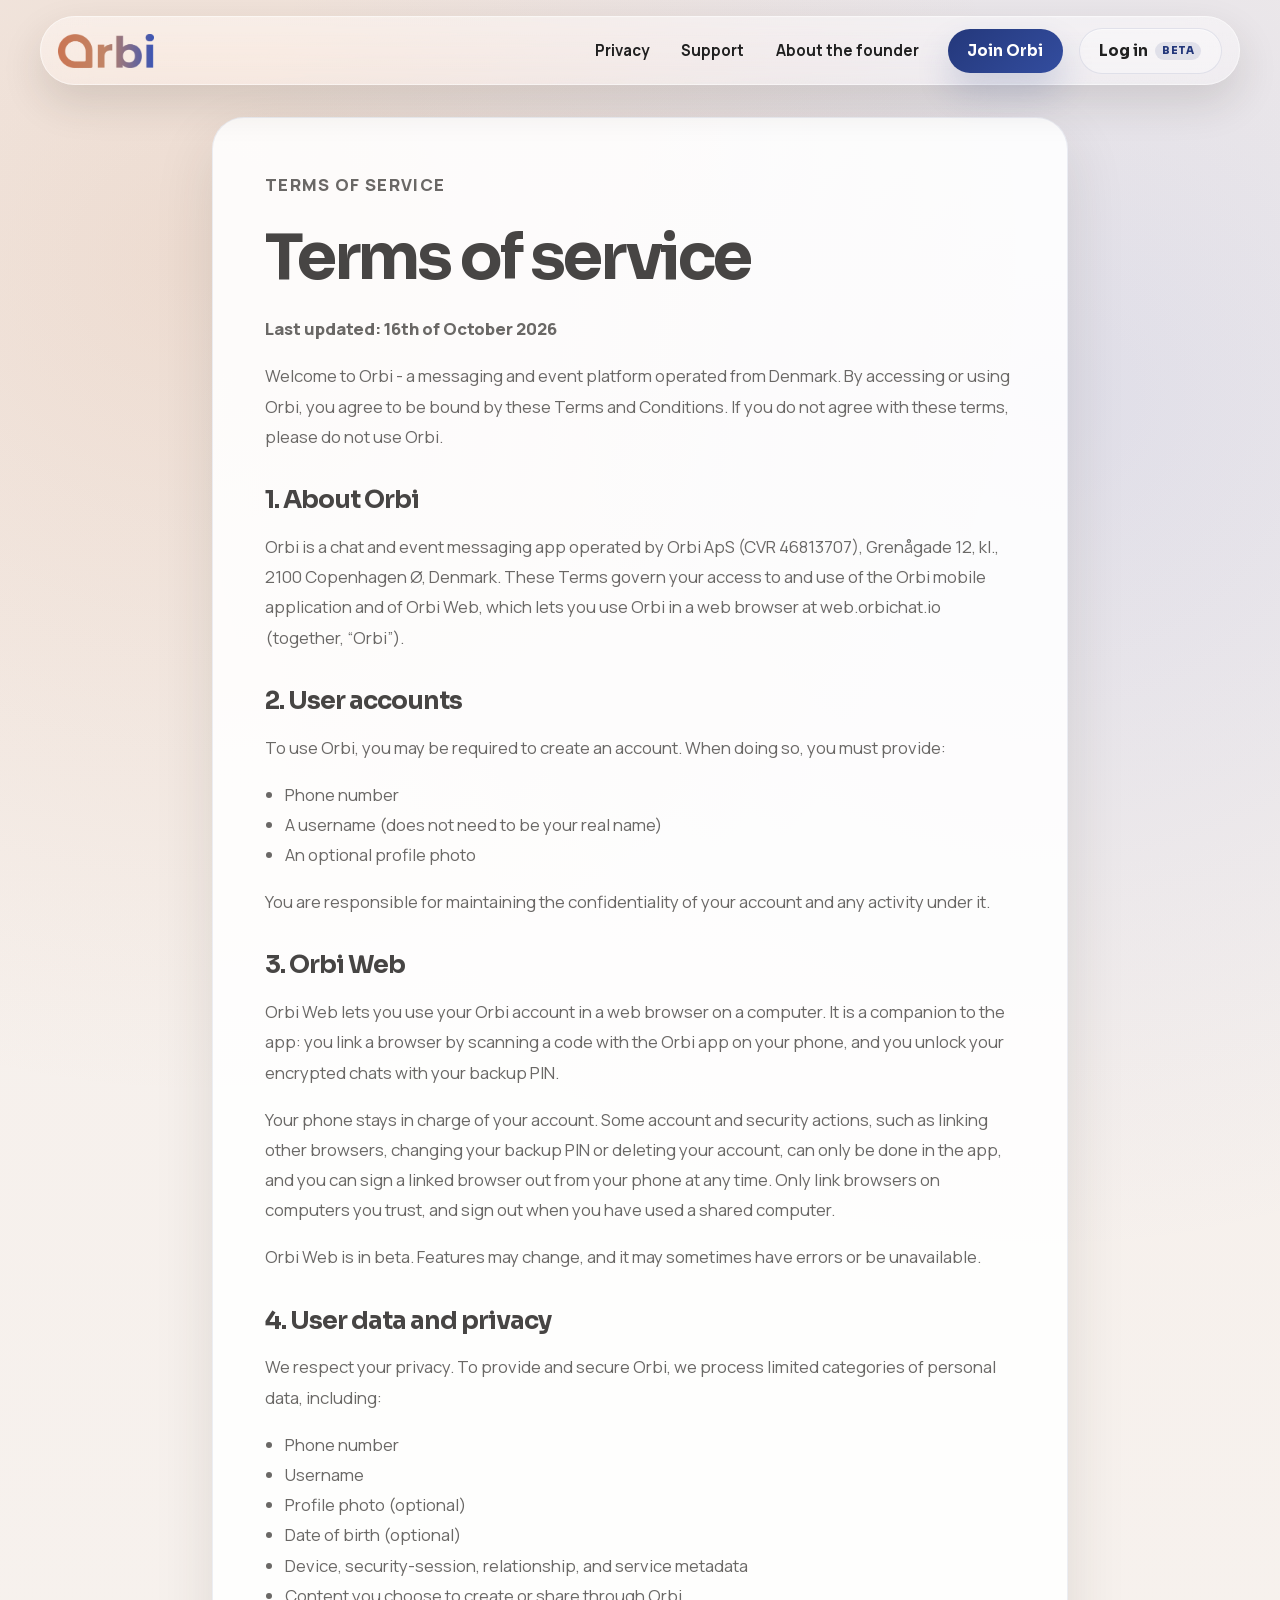
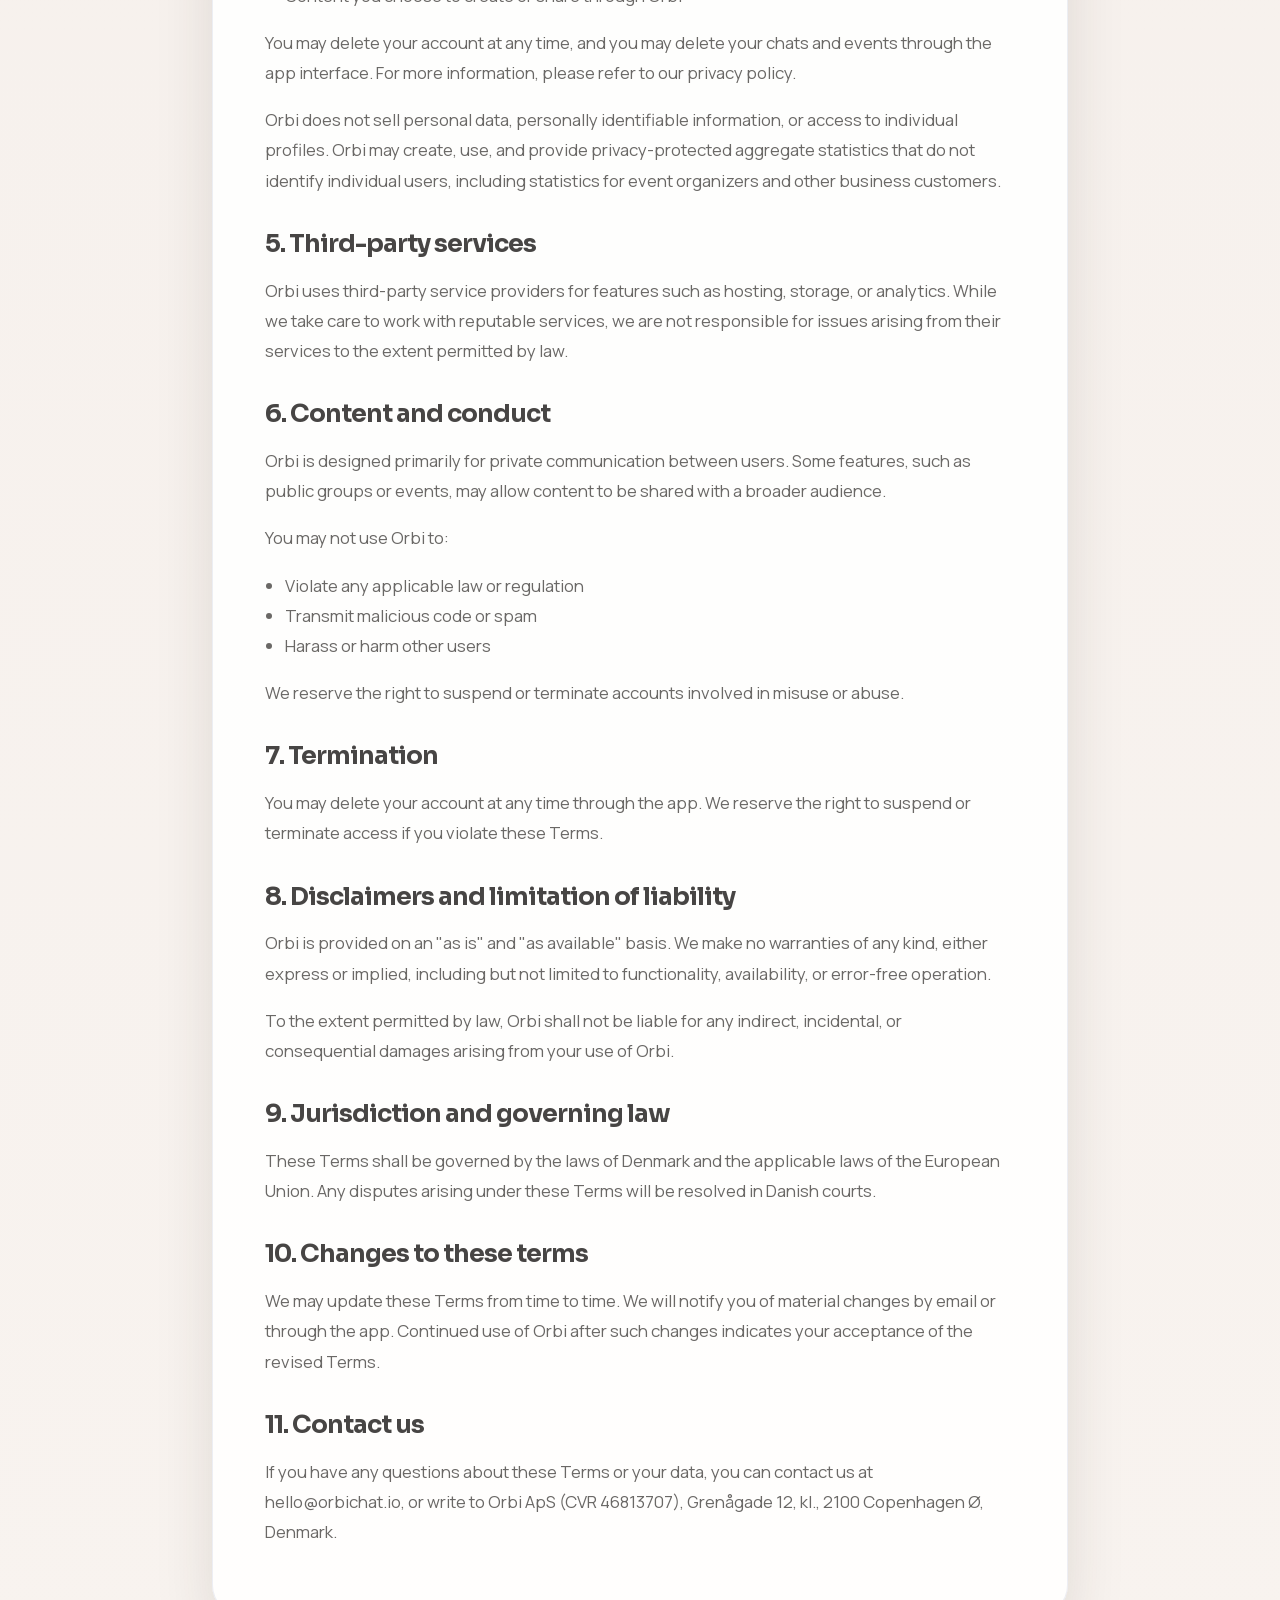
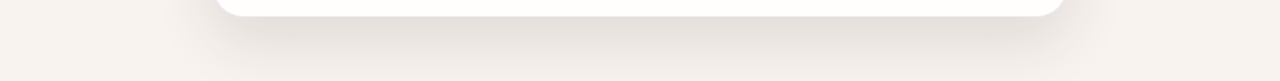
<file: terms/index.html>
<!DOCTYPE html>
<html lang="en">
  <head>
    <meta charset="UTF-8" />
    <meta name="viewport" content="width=device-width, initial-scale=1.0" />
    <title>Terms of service | Orbi Chat &amp; Events</title>
    <meta
      name="description"
      content="Read the terms of service for Orbi, the free privacy-first chat, messaging, and event planning app for iOS and Android."
    />
    <meta name="robots" content="index, follow, max-image-preview:large" />
    <link rel="canonical" href="https://orbichat.io/terms/" />
    <meta property="og:type" content="website" />
    <meta property="og:site_name" content="Orbi" />
    <meta property="og:title" content="Terms of service | Orbi Chat &amp; Events" />
    <meta property="og:description" content="Terms for using the Orbi chat, messaging, and event planning app." />
    <meta property="og:url" content="https://orbichat.io/terms/" />
    <link rel="icon" type="image/png" href="../assets/favicon.png" />
    <link rel="shortcut icon" href="../assets/favicon.png" />
    <link rel="apple-touch-icon" href="../assets/apple-touch-icon.png" />
    <link rel="stylesheet" href="../styles.css" />
  </head>
  <body class="legal-body">
    <div class="page-shell">
      <header class="site-header legal-header">
        <div class="nav-shell">
          <a class="brand" href="../" aria-label="Orbi home">
            <img src="../assets/orbi-logo-color.png" alt="Orbi" />
          </a>
          <nav class="site-nav desktop-nav" aria-label="Secondary">
            <a href="../privacy/">Privacy</a>
            <a href="../support/">Support</a>
            <a href="../about/">About the founder</a>
          </nav>
          <a class="cta-pill desktop-cta" href="../">Join Orbi</a>
          <a class="cta-pill web-pill desktop-web" href="https://web.orbichat.io"
            ><span>Log in</span><span class="beta-tag">Beta</span></a
          >
          <button
            class="menu-toggle"
            type="button"
            aria-expanded="false"
            aria-controls="mobile-menu"
            aria-label="Open menu"
          >
            <span></span>
            <span></span>
            <span></span>
          </button>
          <div class="mobile-menu" id="mobile-menu">
            <nav class="mobile-nav" aria-label="Mobile Secondary">
              <a href="../privacy/" data-menu-close>Privacy</a>
              <a href="../support/" data-menu-close>Support</a>
              <a href="../about/" data-menu-close>About the founder</a>
            </nav>
            <a
              class="cta-pill mobile-cta"
              href="../"
              data-menu-close
              >Join Orbi</a
            >
          </div>
        </div>
      </header>

      <main class="legal-main">
        <article class="legal-sheet" data-reveal>
          <p class="eyebrow">Terms of service</p>
          <h1>Terms of service</h1>
          <p class="legal-lead">
            Last updated: 16th of October 2026
          </p>
          <p>
            Welcome to Orbi - a messaging and event platform operated from
            Denmark. By accessing or using Orbi, you agree to be bound by these
            Terms and Conditions. If you do not agree with these terms, please do
            not use Orbi.
          </p>

          <section>
            <h2>1. About Orbi</h2>
            <p>
              Orbi is a chat and event messaging app operated by Orbi ApS
              (CVR 46813707), Grenågade 12, kl., 2100 Copenhagen Ø, Denmark.
              These Terms govern your access to and use of the Orbi mobile
              application and of Orbi Web, which lets you use Orbi in a web
              browser at <a href="https://web.orbichat.io">web.orbichat.io</a>
              (together, &ldquo;Orbi&rdquo;).
            </p>
          </section>

          <section>
            <h2>2. User accounts</h2>
            <p>
              To use Orbi, you may be required to create an account. When doing
              so, you must provide:
            </p>
            <ul>
              <li>Phone number</li>
              <li>A username (does not need to be your real name)</li>
              <li>An optional profile photo</li>
            </ul>
            <p>
              You are responsible for maintaining the confidentiality of your
              account and any activity under it.
            </p>
          </section>

          <section>
            <h2>3. Orbi Web</h2>
            <p>
              Orbi Web lets you use your Orbi account in a web browser on a
              computer. It is a companion to the app: you link a browser by
              scanning a code with the Orbi app on your phone, and you unlock
              your encrypted chats with your backup PIN.
            </p>
            <p>
              Your phone stays in charge of your account. Some account and
              security actions, such as linking other browsers, changing your
              backup PIN or deleting your account, can only be done in the app,
              and you can sign a linked browser out from your phone at any time.
              Only link browsers on computers you trust, and sign out when you
              have used a shared computer.
            </p>
            <p>
              Orbi Web is in beta. Features may change, and it may sometimes
              have errors or be unavailable.
            </p>
          </section>

          <section>
            <h2>4. User data and privacy</h2>
            <p>
              We respect your privacy. To provide and secure Orbi, we process
              limited categories of personal data, including:
            </p>
            <ul>
              <li>Phone number</li>
              <li>Username</li>
              <li>Profile photo (optional)</li>
              <li>Date of birth (optional)</li>
              <li>Device, security-session, relationship, and service metadata</li>
              <li>Content you choose to create or share through Orbi</li>
            </ul>
            <p>
              You may delete your account at any time, and you may delete your
              chats and events through the app interface. For more information,
              please refer to our <a href="../privacy/">privacy policy</a>.
            </p>
            <p>
              Orbi does not sell personal data, personally identifiable
              information, or access to individual profiles. Orbi may create,
              use, and provide privacy-protected aggregate statistics that do
              not identify individual users, including statistics for event
              organizers and other business customers.
            </p>
          </section>

          <section>
            <h2>5. Third-party services</h2>
            <p>
              Orbi uses third-party service providers for features such as
              hosting, storage, or analytics. While we take care to work with
              reputable services, we are not responsible for issues arising from
              their services to the extent permitted by law.
            </p>
          </section>

          <section>
            <h2>6. Content and conduct</h2>
            <p>
              Orbi is designed primarily for private communication between users.
              Some features, such as public groups or events, may allow content
              to be shared with a broader audience.
            </p>
            <p>You may not use Orbi to:</p>
            <ul>
              <li>Violate any applicable law or regulation</li>
              <li>Transmit malicious code or spam</li>
              <li>Harass or harm other users</li>
            </ul>
            <p>
              We reserve the right to suspend or terminate accounts involved in
              misuse or abuse.
            </p>
          </section>

          <section>
            <h2>7. Termination</h2>
            <p>
              You may delete your account at any time through the app. We reserve
              the right to suspend or terminate access if you violate these
              Terms.
            </p>
          </section>

          <section>
            <h2>8. Disclaimers and limitation of liability</h2>
            <p>
              Orbi is provided on an "as is" and "as available" basis. We make
              no warranties of any kind, either express or implied, including but
              not limited to functionality, availability, or error-free
              operation.
            </p>
            <p>
              To the extent permitted by law, Orbi shall not be liable for any
              indirect, incidental, or consequential damages arising from your use
              of Orbi.
            </p>
          </section>

          <section>
            <h2>9. Jurisdiction and governing law</h2>
            <p>
              These Terms shall be governed by the laws of Denmark and the
              applicable laws of the European Union. Any disputes arising under
              these Terms will be resolved in Danish courts.
            </p>
          </section>

          <section>
            <h2>10. Changes to these terms</h2>
            <p>
              We may update these Terms from time to time. We will notify you of
              material changes by email or through the app. Continued use of Orbi
              after such changes indicates your acceptance of the revised Terms.
            </p>
          </section>

          <section>
            <h2>11. Contact us</h2>
            <p>
              If you have any questions about these Terms or your data, you can
              contact us at <a href="mailto:hello@orbichat.io">hello@orbichat.io</a>,
              or write to Orbi ApS (CVR 46813707), Grenågade 12, kl., 2100
              Copenhagen Ø, Denmark.
            </p>
          </section>
        </article>
      </main>
    </div>

    <script src="../script.js"></script>
  </body>
</html>
</file>
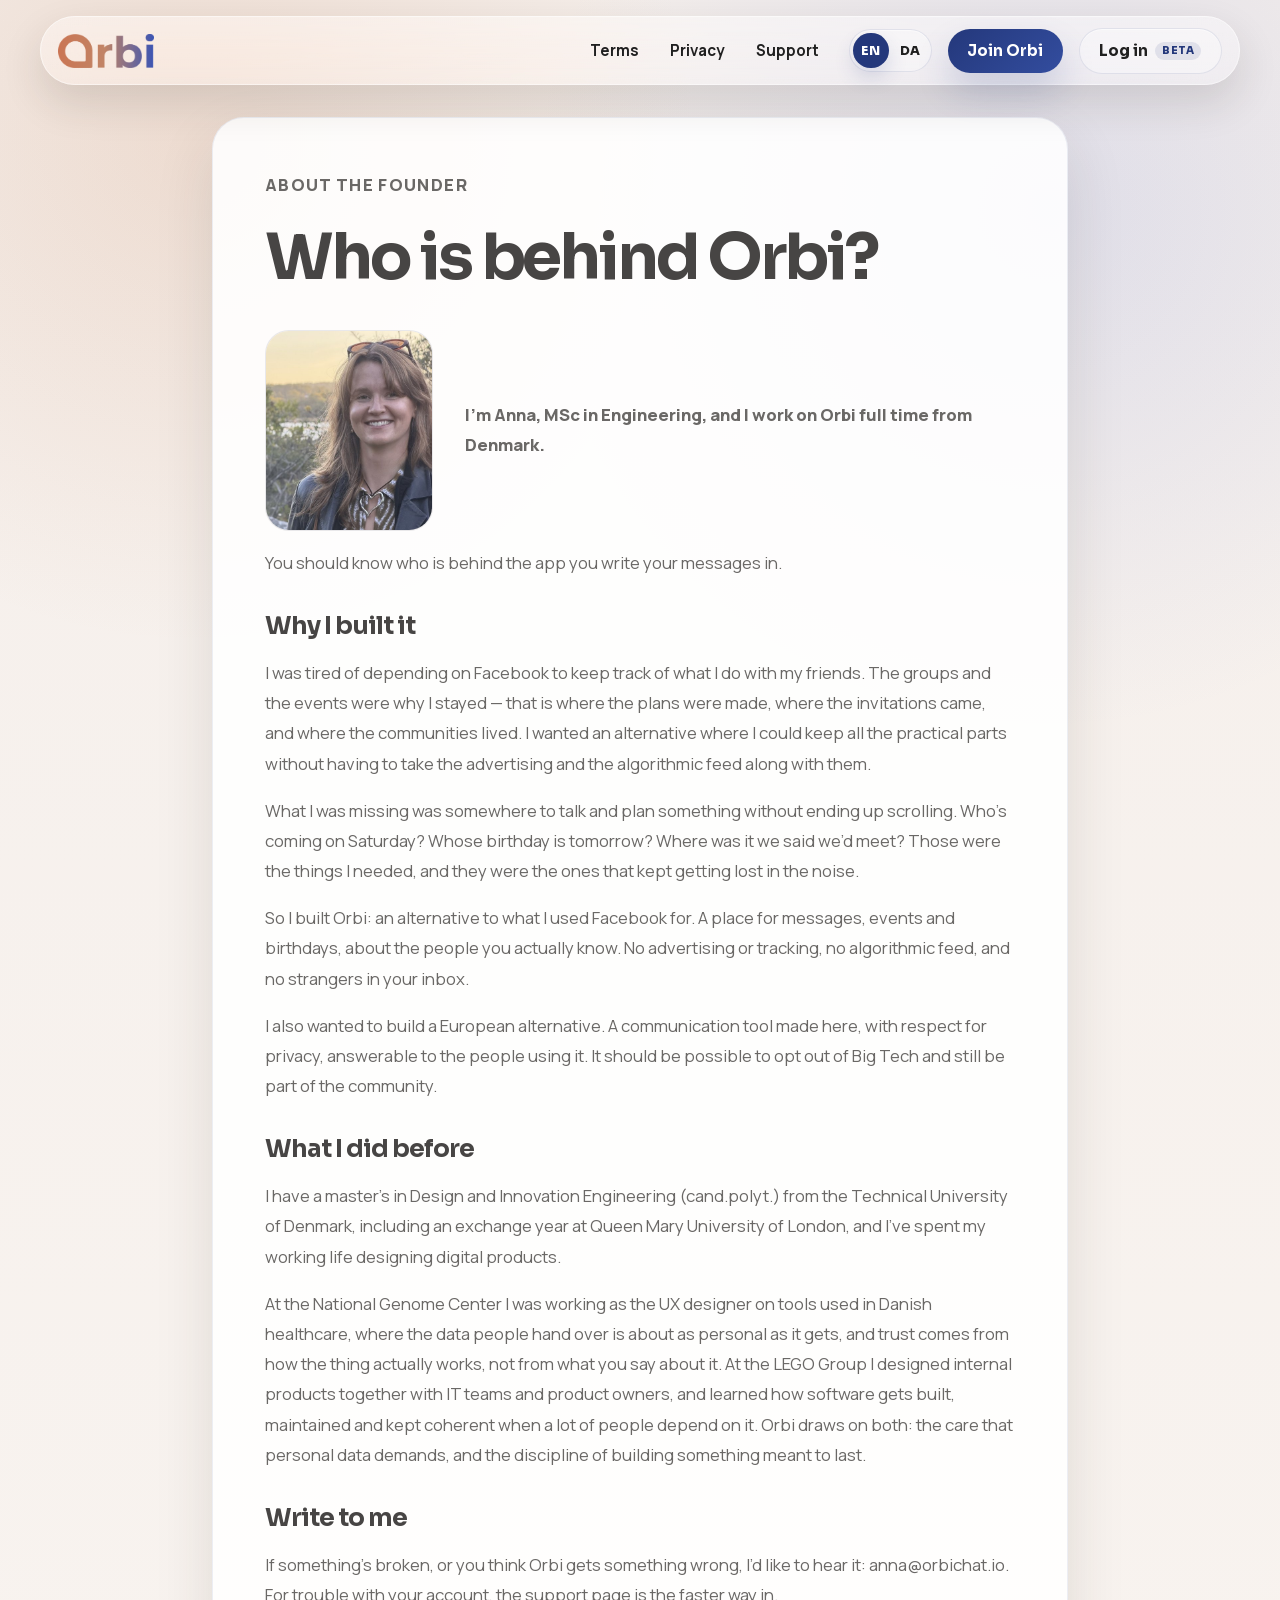
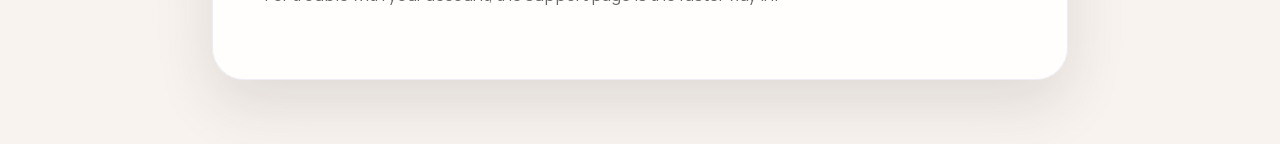
<file: about/da/index.html>
<!DOCTYPE html>
<!--
  Danish version of /about/. Keep the two in sync: any change to the text on
  the English page belongs here too.

  Not public yet. Before going live, once the CVR number exists:
  1. Replace every [ ... ] placeholder, including the CVR number.
  2. Change the robots meta tag to "index, follow, max-image-preview:large".
  3. Add https://orbichat.io/about/da/ to sitemap.xml.
-->
<html lang="da">
  <head>
    <meta charset="UTF-8" />
    <meta name="viewport" content="width=device-width, initial-scale=1.0" />
    <title>Om stifteren | Orbi Chat &amp; Events</title>
    <meta
      name="description"
      content="Hvem bygger Orbi: en dansk chat- og eventapp, lavet i Danmark under europæisk privatlivslovgivning."
    />
    <meta name="robots" content="noindex, nofollow" />
    <link rel="canonical" href="https://orbichat.io/about/da/" />
    <link rel="alternate" hreflang="en" href="https://orbichat.io/about/" />
    <link rel="alternate" hreflang="da" href="https://orbichat.io/about/da/" />
    <link rel="alternate" hreflang="x-default" href="https://orbichat.io/about/" />
    <meta property="og:type" content="website" />
    <meta property="og:site_name" content="Orbi" />
    <meta property="og:title" content="Om stifteren | Orbi Chat &amp; Events" />
    <meta property="og:description" content="Hvem bygger Orbi, og hvordan appen drives fra Danmark." />
    <meta property="og:url" content="https://orbichat.io/about/da/" />
    <meta property="og:locale" content="da_DK" />
    <link rel="icon" type="image/png" href="../../assets/favicon.png" />
    <link rel="shortcut icon" href="../../assets/favicon.png" />
    <link rel="apple-touch-icon" href="../../assets/apple-touch-icon.png" />
    <link rel="stylesheet" href="../../styles.css" />
  </head>
  <body class="legal-body">
    <div class="page-shell">
      <header class="site-header legal-header">
        <div class="nav-shell">
          <a class="brand" href="../../" aria-label="Orbi forside">
            <img src="../../assets/orbi-logo-color.png" alt="Orbi" />
          </a>
          <nav class="site-nav desktop-nav" aria-label="Sekundær">
            <a href="../../terms/">Vilkår</a>
            <a href="../../privacy/">Privatliv</a>
            <a href="../../support/">Support</a>
          </nav>
          <div class="language-switcher desktop-language" aria-label="Sprog">
            <button class="language-option" type="button" data-language-option="en" data-language-href="../">EN</button>
            <button class="language-option is-active" type="button" data-language-option="da" data-language-href="./">DA</button>
          </div>
          <a class="cta-pill desktop-cta" href="../../">Kom med i Orbi</a>
          <a class="cta-pill web-pill desktop-web" href="https://web.orbichat.io"
            ><span>Log ind</span><span class="beta-tag">Beta</span></a
          >
          <button
            class="menu-toggle"
            type="button"
            aria-expanded="false"
            aria-controls="mobile-menu"
            aria-label="Åbn menu"
          >
            <span></span>
            <span></span>
            <span></span>
          </button>
          <div class="mobile-menu" id="mobile-menu">
            <nav class="mobile-nav" aria-label="Mobil sekundær">
              <a href="../../terms/" data-menu-close>Vilkår</a>
              <a href="../../privacy/" data-menu-close>Privatliv</a>
              <a href="../../support/" data-menu-close>Support</a>
            </nav>
            <div class="language-switcher mobile-language" aria-label="Sprog">
              <button class="language-option" type="button" data-language-option="en" data-language-href="../">EN</button>
              <button class="language-option is-active" type="button" data-language-option="da" data-language-href="./">DA</button>
            </div>
            <a class="cta-pill mobile-cta" href="../../" data-menu-close
              >Kom med i Orbi</a
            >
          </div>
        </div>
      </header>

      <main class="legal-main">
        <article class="legal-sheet" data-reveal>
          <p class="eyebrow">Om stifteren</p>
          <h1>Hvem står bag Orbi?</h1>

          <div class="founder-intro">
            <img
              class="founder-photo"
              src="../../assets/founder.jpg"
              alt="Anna, stifter af Orbi"
              width="500"
              height="600"
              loading="lazy"
              decoding="async"
            />
            <p class="legal-lead">
              Jeg hedder Anna, er civilingeniør og arbejder
              på Orbi på fuld tid fra Danmark.
            </p>
          </div>

          <p>
            Du bør vide, hvem der står bag den app, du skriver dine beskeder i.
          </p>

          <section>
            <h2>Hvorfor jeg byggede Orbi</h2>
            <p>
              Jeg var træt af at være afhængig af Facebook for at holde styr på
              det, jeg laver med mine venner. Grupperne og begivenhederne var
              grunden til, at jeg blev hængende — det var dér, aftalerne blev
              lavet, invitationerne kom, og fællesskaberne holdt til. Jeg
              savnede et alternativ, hvor jeg kunne beholde alt det praktiske
              uden også at skulle tage reklamerne og det algoritmiske feed med.
            </p>
            <p>
              For mig manglede der et sted, hvor man kunne snakke sammen og
              planlægge noget uden at ende med at scrolle. Hvem kommer på
              lørdag? Hvem har fødselsdag i morgen? Hvor var det nu, vi skulle
              mødes? Det var de ting, jeg havde brug for, og som alt for ofte
              forsvandt i støjen.
            </p>
            <p>
              Derfor byggede jeg Orbi: et alternativ til det, jeg selv brugte
              Facebook til. Et sted til beskeder, begivenheder og fødselsdage,
              hvor det handler om de mennesker, man faktisk kender. Ingen
              reklamer eller sporing, intet algoritmisk feed og ingen fremmede
              i indbakken.
            </p>
            <p>
              Jeg ville samtidig bygge et europæisk alternativ. Et
              kommunikationsværktøj, der er lavet her, med respekt for
              privatlivet, og som står til ansvar over for dem, der bruger det.
              Det skulle være muligt at vælge Big Tech fra og stadig være en
              del af fællesskabet.
            </p>
          </section>

          <section>
            <h2>Hvad jeg lavede før</h2>
            <p>
              Jeg er civilingeniør i Design og Innovation (cand.polyt.) fra
              Danmarks Tekniske Universitet med et udvekslingsår på Queen Mary
              University of London, og jeg har brugt mit arbejdsliv på at
              designe digitale produkter.
            </p>
            <p>
              På Nationalt Genom Center arbejdede jeg som UX-designer på
              værktøjer, der bruges i det danske sundhedsvæsen, hvor de data,
              folk giver fra sig, er omtrent så personlige, som de kan blive,
              og hvor tillid kommer af, hvordan tingene rent faktisk fungerer,
              ikke af, hvad man siger om dem. Hos LEGO Group designede jeg
              interne produkter sammen med it-teams og produktejere og lærte,
              hvordan software bliver bygget og vedligeholdt, når mange
              mennesker er afhængige af det. Orbi trækker på begge dele:
              den omhu, personlige data kræver, og disciplinen i at bygge
              noget, der skal holde.
            </p>
          </section>

          <section>
            <h2>Skriv til mig</h2>
            <p>
              Hvis noget er i stykker, eller du synes, Orbi gør noget forkert,
              vil jeg gerne høre det:
              <a href="mailto:anna@orbichat.io">anna@orbichat.io</a>. Er der
              problemer med din konto, går det hurtigere via
              <a href="../../support/">supportsiden</a>.
            </p>
          </section>
        </article>
      </main>
    </div>

    <script src="../../script.js"></script>
  </body>
</html>
</file>
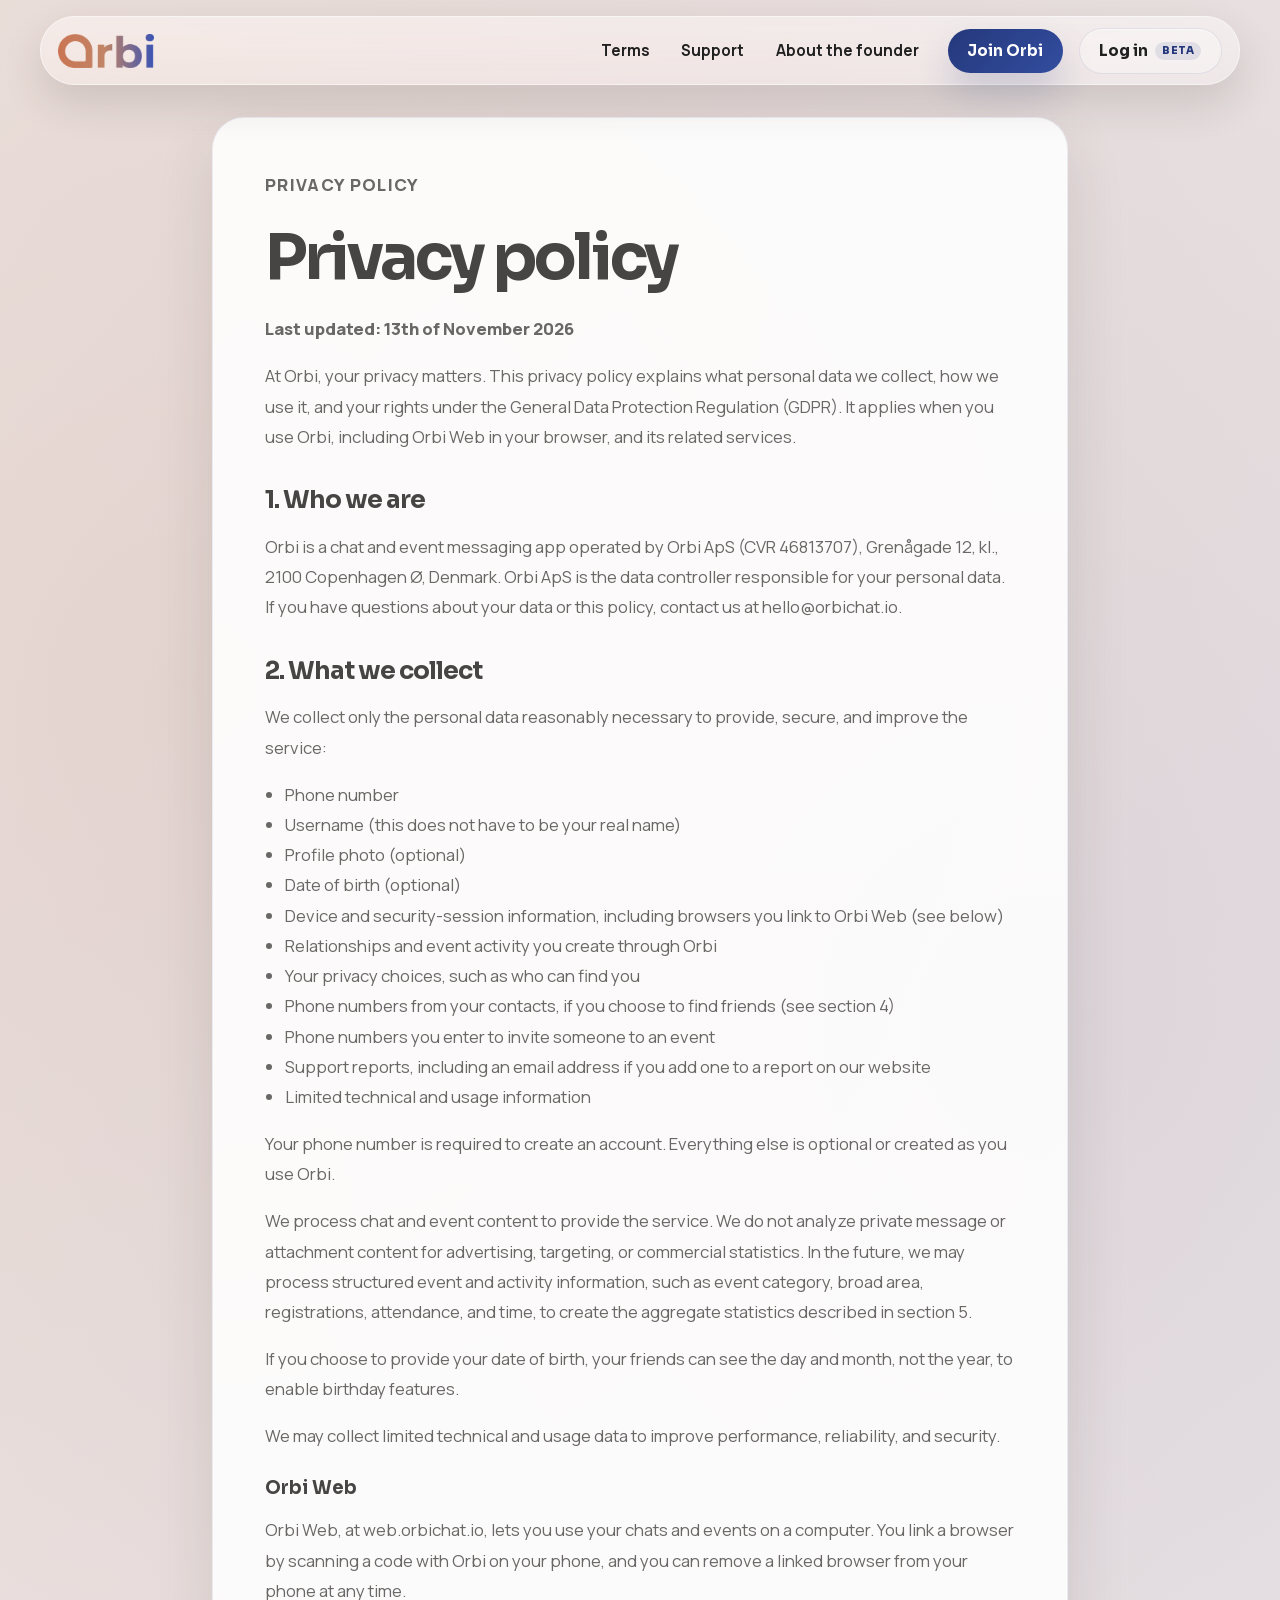
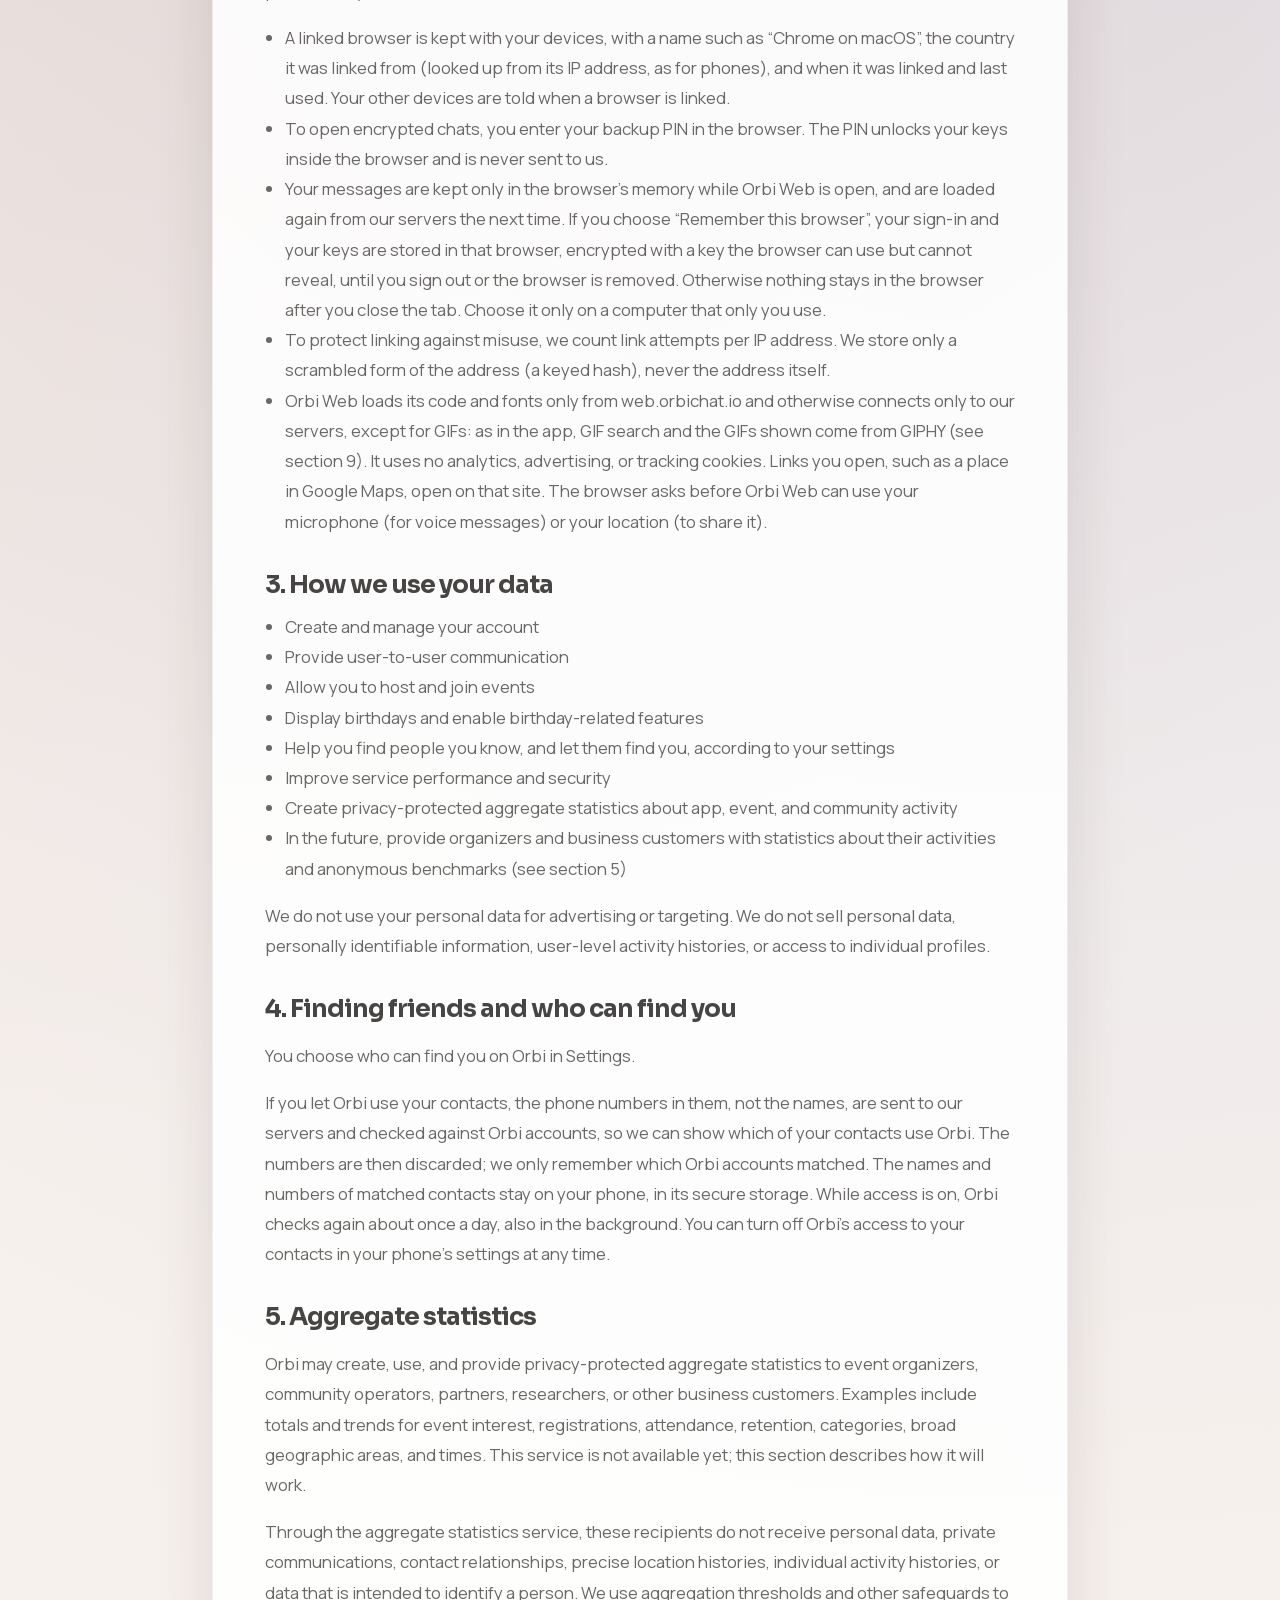
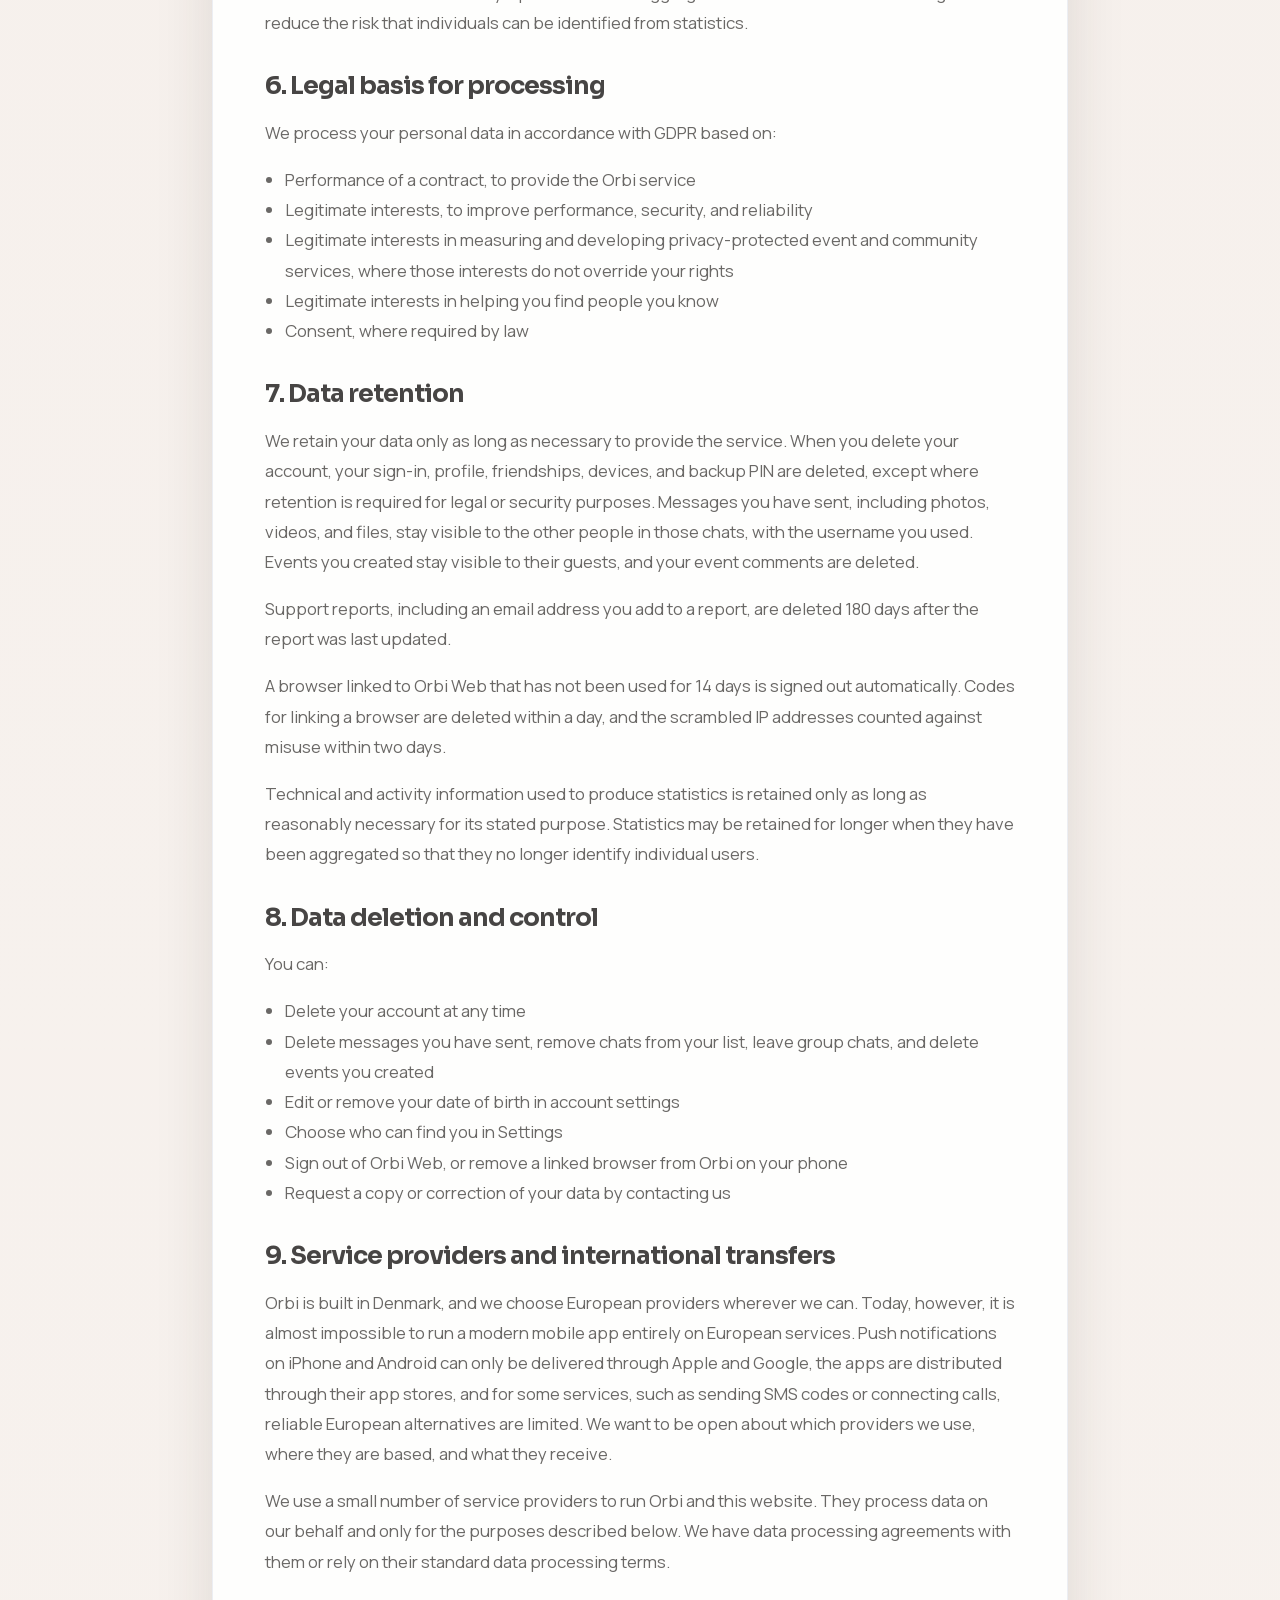
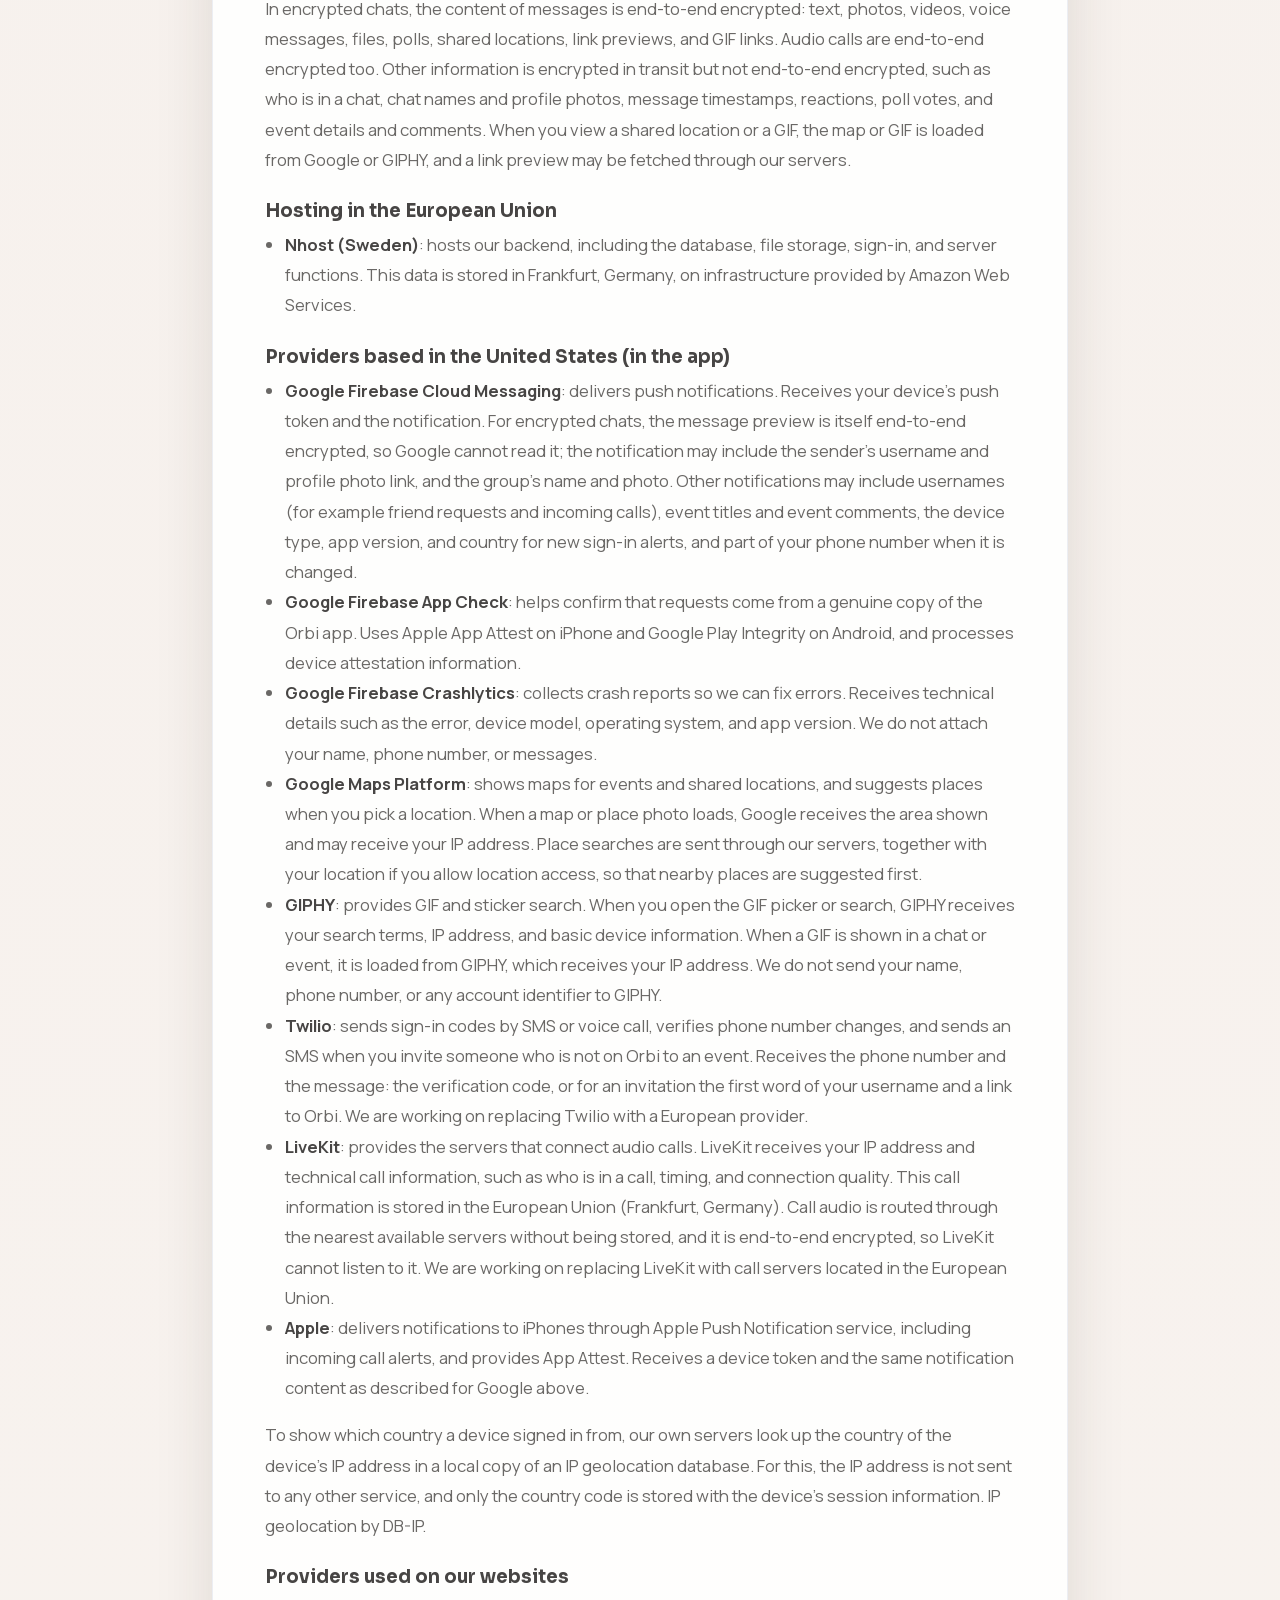
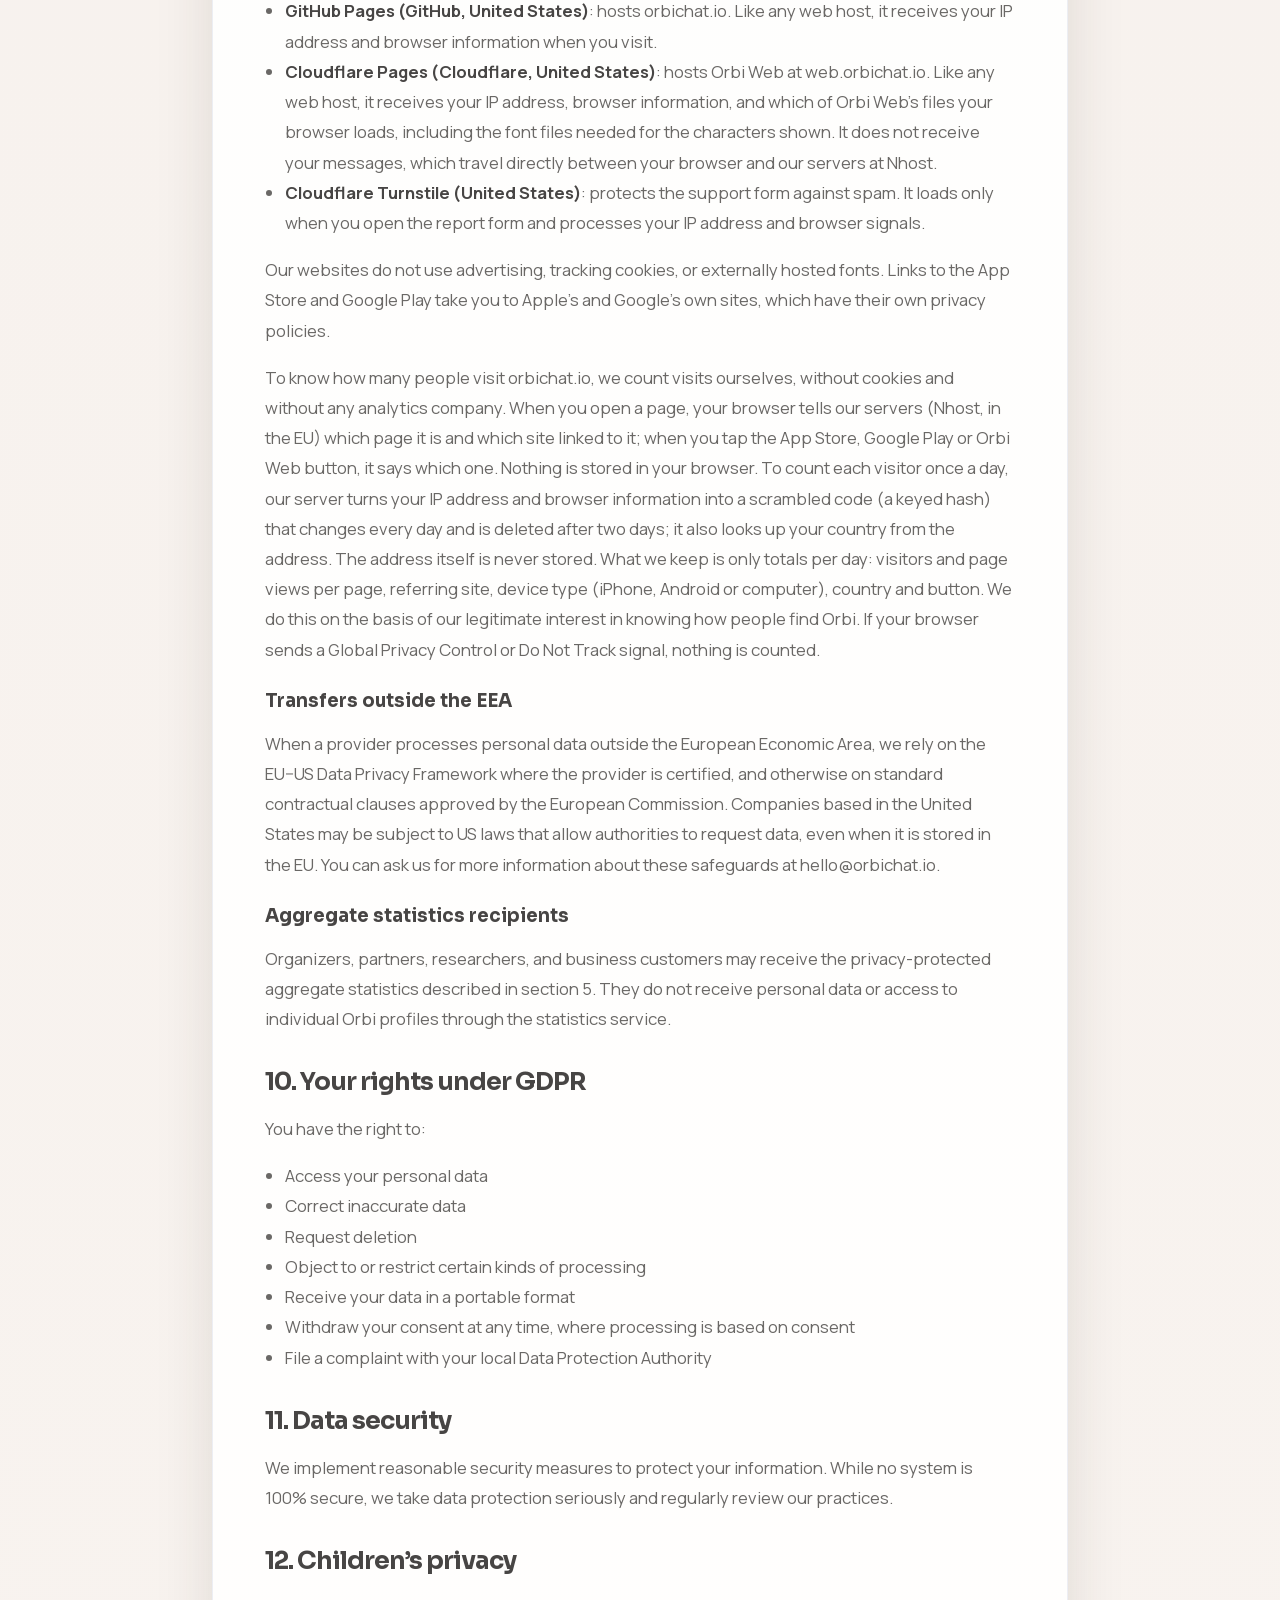
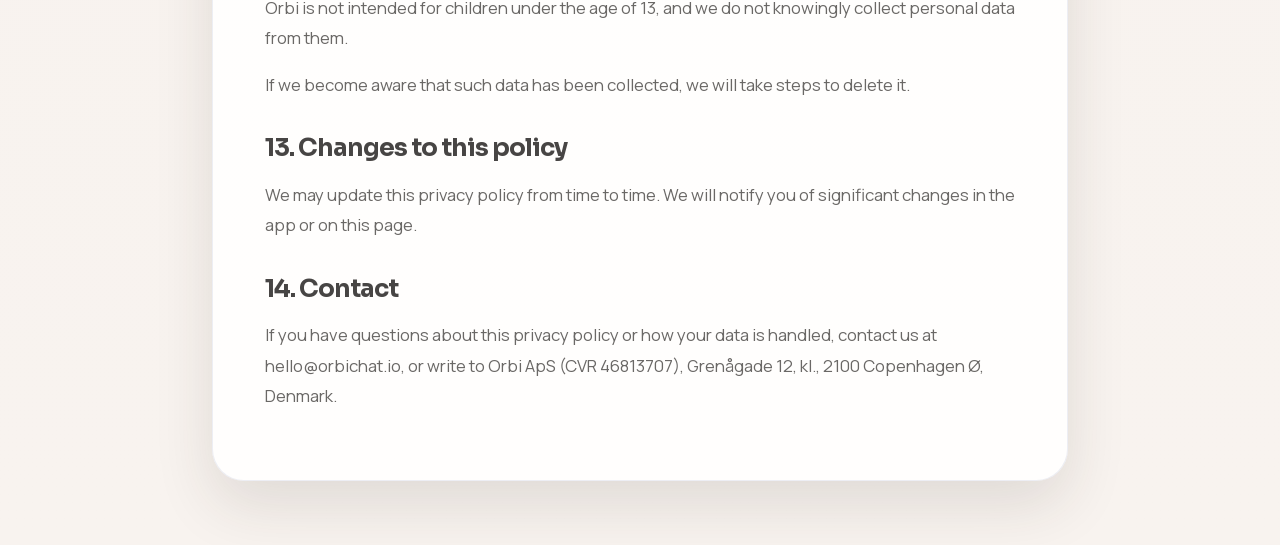
<file: privacy.html>
<!DOCTYPE html>
<html lang="en">
  <head>
    <meta charset="UTF-8" />
    <script>
      window.location.replace("/privacy/");
    </script>
    <meta http-equiv="refresh" content="0; url=/privacy/" />
    <link rel="canonical" href="https://orbichat.io/privacy/" />
    <meta name="robots" content="noindex" />
    <title>Redirecting to privacy policy</title>
  </head>
  <body></body>
</html>
</file>
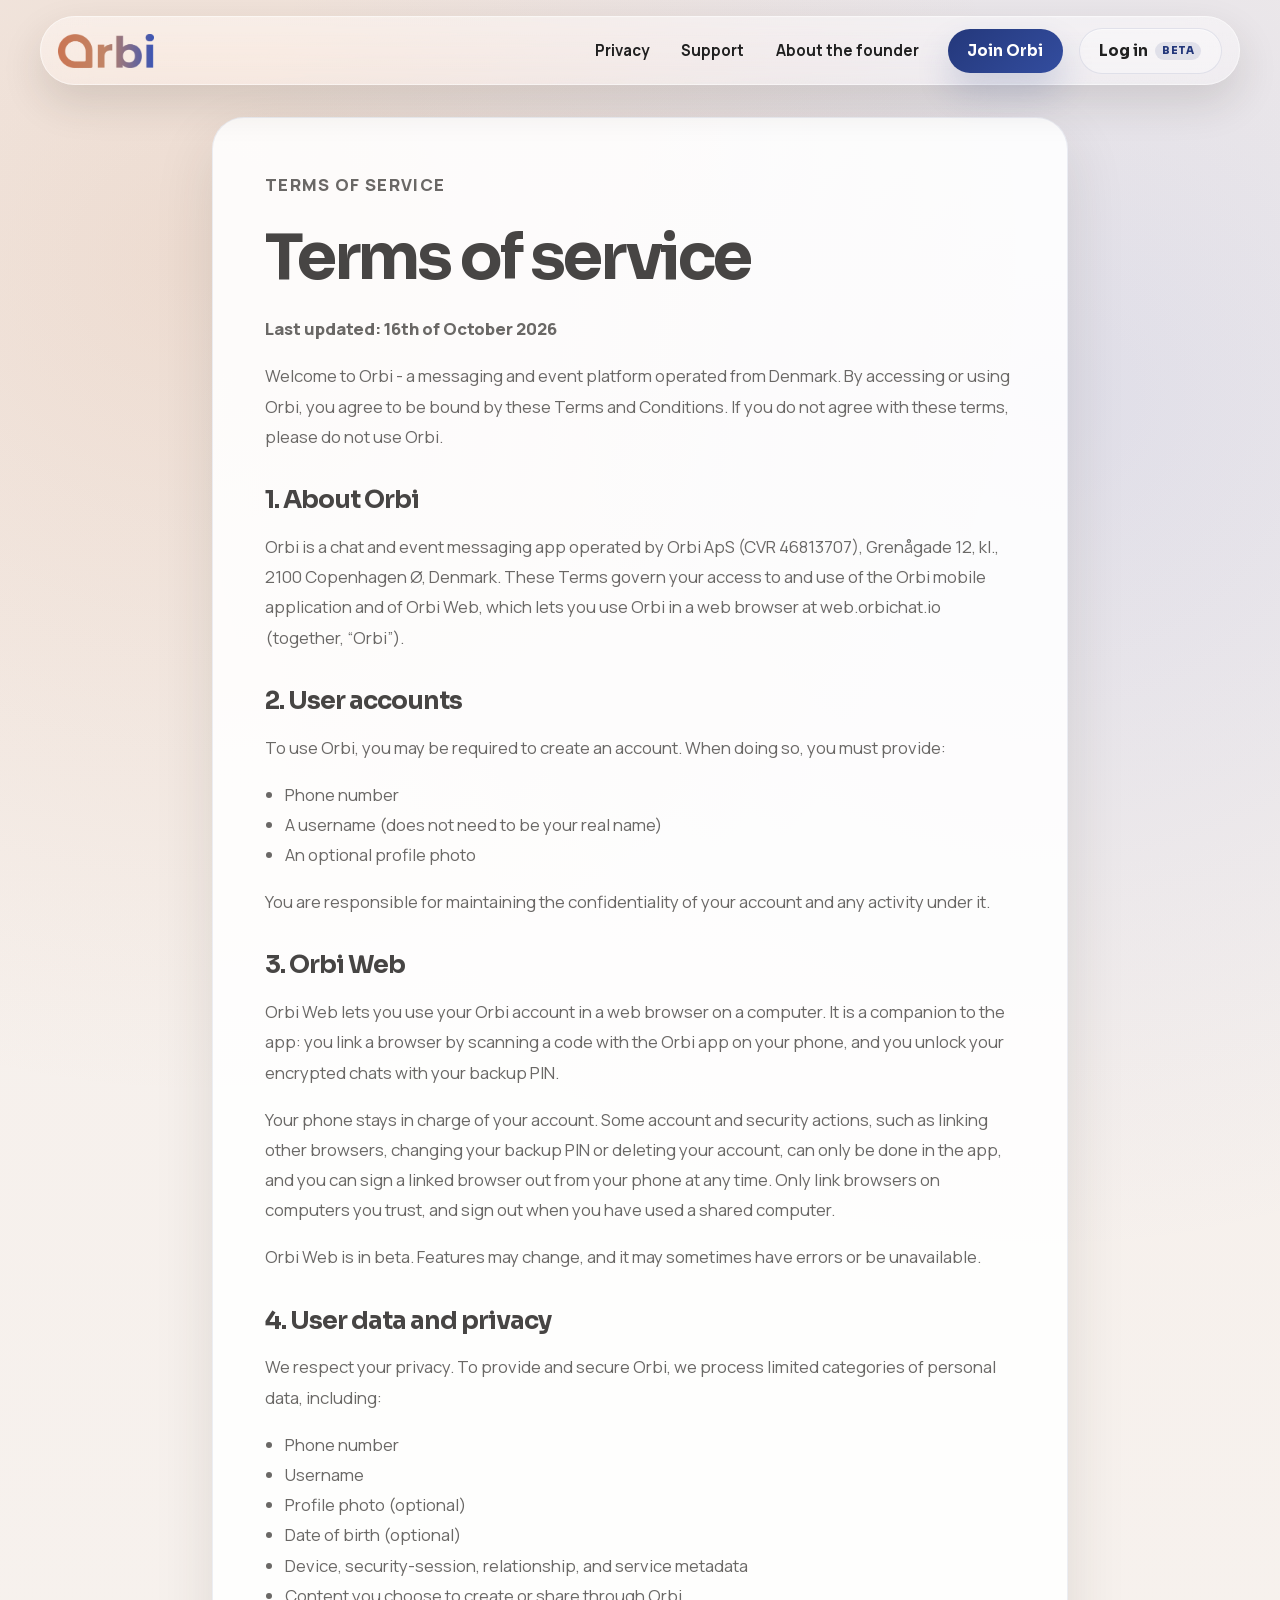
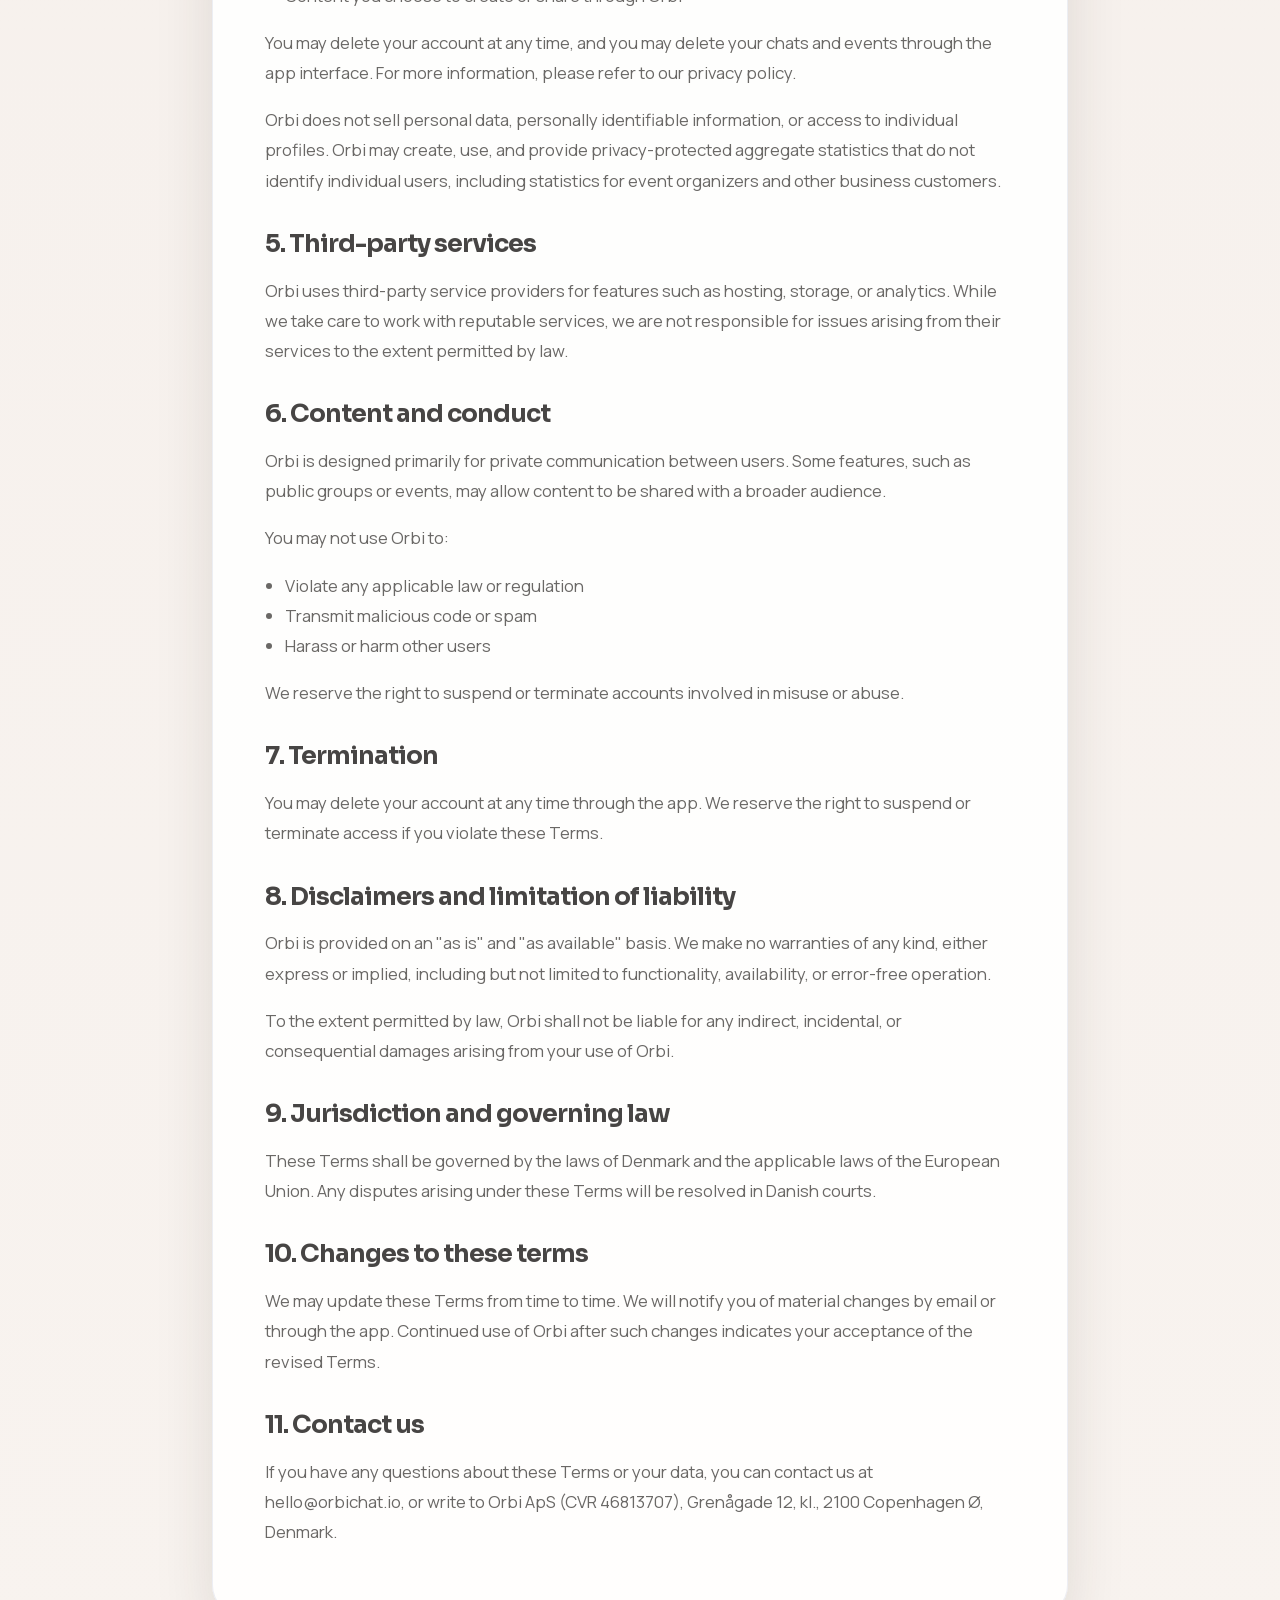
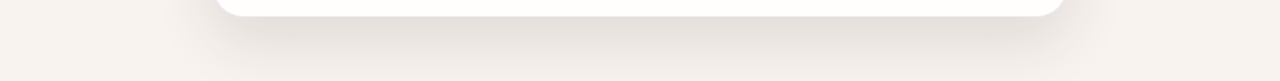
<file: terms.html>
<!DOCTYPE html>
<html lang="en">
  <head>
    <meta charset="UTF-8" />
    <script>
      window.location.replace("/terms/");
    </script>
    <meta http-equiv="refresh" content="0; url=/terms/" />
    <link rel="canonical" href="https://orbichat.io/terms/" />
    <meta name="robots" content="noindex" />
    <title>Redirecting to terms of service</title>
  </head>
  <body></body>
</html>
</file>
<file: styles.css>
/* Self-hosted so visitors' IP addresses are not sent to Google Fonts.
   Variable fonts under the SIL Open Font License; see assets/fonts/OFL-*.txt. */

@font-face {
  font-family: "Manrope";
  font-style: normal;
  font-weight: 400 800;
  font-display: swap;
  src: url("assets/fonts/manrope-latin-ext.woff2") format("woff2");
  unicode-range: U+0100-02BA, U+02BD-02C5, U+02C7-02CC, U+02CE-02D7, U+02DD-02FF, U+0304, U+0308, U+0329, U+1D00-1DBF, U+1E00-1E9F, U+1EF2-1EFF, U+2020, U+20A0-20AB, U+20AD-20C0, U+2113, U+2C60-2C7F, U+A720-A7FF;
}

@font-face {
  font-family: "Manrope";
  font-style: normal;
  font-weight: 400 800;
  font-display: swap;
  src: url("assets/fonts/manrope-latin.woff2") format("woff2");
  unicode-range: U+0000-00FF, U+0131, U+0152-0153, U+02BB-02BC, U+02C6, U+02DA, U+02DC, U+0304, U+0308, U+0329, U+2000-206F, U+20AC, U+2122, U+2191, U+2193, U+2212, U+2215, U+FEFF, U+FFFD;
}

@font-face {
  font-family: "Sora";
  font-style: normal;
  font-weight: 500 800;
  font-display: swap;
  src: url("assets/fonts/sora-latin-ext.woff2") format("woff2");
  unicode-range: U+0100-02BA, U+02BD-02C5, U+02C7-02CC, U+02CE-02D7, U+02DD-02FF, U+0304, U+0308, U+0329, U+1D00-1DBF, U+1E00-1E9F, U+1EF2-1EFF, U+2020, U+20A0-20AB, U+20AD-20C0, U+2113, U+2C60-2C7F, U+A720-A7FF;
}

@font-face {
  font-family: "Sora";
  font-style: normal;
  font-weight: 500 800;
  font-display: swap;
  src: url("assets/fonts/sora-latin.woff2") format("woff2");
  unicode-range: U+0000-00FF, U+0131, U+0152-0153, U+02BB-02BC, U+02C6, U+02DA, U+02DC, U+0304, U+0308, U+0329, U+2000-206F, U+20AC, U+2122, U+2191, U+2193, U+2212, U+2215, U+FEFF, U+FFFD;
}

:root {
  --bg: #f5efeb;
  --bg-soft: #fbf7f3;
  --surface: rgba(255, 255, 255, 0.8);
  --surface-strong: #ffffff;
  --ink: #474544;
  --muted: #6a6866;
  --brand-orange: #c98358;
  --brand-orange-deep: #b86538;
  --brand-blue: #24387b;
  --brand-blue-light: #6c82d8;
  --brand-blue-deep: #334d9f;
  --line: rgba(36, 56, 123, 0.08);
  --shadow-lg: 0 24px 60px rgba(47, 40, 36, 0.12);
  --shadow-md: 0 18px 40px rgba(47, 40, 36, 0.12);
  --radius-xl: 2rem;
  --radius-lg: 1.5rem;
  --radius-pill: 999px;
  --content-width: 1200px;
  --section-padding: clamp(4rem, 7vw, 6.5rem);
  /* The logo's orange-to-blue, for gradient words. */
  --orbi-text-gradient: linear-gradient(90deg, #c8714e 0%, #c58a68 40%, #7d6b98 72%, #3f50b8 100%);
  --orbi-text-gradient-end: #3f50b8;
}

*,
*::before,
*::after {
  box-sizing: border-box;
}

html {
  scroll-behavior: smooth;
  overflow-x: clip;
}

body {
  margin: 0;
  font-family: "Manrope", sans-serif;
  background:
    radial-gradient(circle at 15% 8%, rgba(201, 131, 88, 0.18), transparent 26%),
    radial-gradient(circle at 82% 12%, rgba(108, 130, 216, 0.16), transparent 28%),
    linear-gradient(180deg, var(--bg) 0%, #f8f3ef 100%);
  color: var(--ink);
  overflow-x: clip;
}

img {
  display: block;
  max-width: 100%;
  height: auto;
}

a {
  color: inherit;
  text-decoration: none;
}

.page-shell {
  min-height: 100vh;
}

.site-header {
  position: sticky;
  top: 0;
  z-index: 20;
  padding: calc(0.65rem + 6px) 0.85rem 0;
}

/* On the front page the bar floats over the hero from the start, as it does
   once the page scrolls, so the first view is the same as the logo link's
   (#top). The hero's own top padding keeps the headline clear of the bar. */
.site-header-overlay {
  position: fixed;
  left: 0;
  right: 0;
}

.nav-shell {
  position: relative;
  max-width: var(--content-width);
  margin: 0 auto;
  display: flex;
  align-items: center;
  gap: 1rem;
  padding: 0.7rem 1.15rem;
  border-radius: var(--radius-pill);
  background:
    linear-gradient(180deg, rgba(255, 255, 255, 0.32), rgba(255, 255, 255, 0.14)),
    rgba(255, 255, 255, 0.18);
  backdrop-filter: blur(22px) saturate(145%);
  -webkit-backdrop-filter: blur(22px) saturate(145%);
  box-shadow: 0 18px 42px rgba(47, 40, 36, 0.14);
}

.nav-shell::before {
  content: "";
  position: absolute;
  inset: 0;
  border: 1px solid rgba(255, 255, 255, 0.5);
  border-radius: inherit;
  pointer-events: none;
}

.brand {
  position: relative;
  z-index: 1;
  display: inline-flex;
  align-items: center;
  font-family: "Sora", sans-serif;
  line-height: 0;
}

.brand img {
  display: block;
  width: 5.95rem;
  height: auto;
  transition: opacity 180ms ease;
}

.desktop-cta {
  flex-shrink: 0;
}

.desktop-language {
  flex-shrink: 0;
}

.site-nav {
  margin-left: auto;
  position: relative;
  z-index: 1;
  display: flex;
  flex-wrap: nowrap;
  align-items: center;
  justify-content: center;
  gap: 0.25rem;
}

.site-nav a,
.cta-pill,
.language-switcher {
  border-radius: var(--radius-pill);
  transition: transform 180ms ease, background-color 180ms ease, color 180ms ease;
}

.site-nav a {
  white-space: nowrap;
  padding: 0.65rem 0.85rem;
  font-size: 0.95rem;
  font-weight: 700;
  color: #202020;
}

.site-nav a:hover,
.site-nav a:focus-visible {
  background: rgba(36, 56, 123, 0.06);
  outline: none;
}

.language-switcher {
  position: relative;
  z-index: 1;
  display: inline-flex;
  align-items: center;
  gap: 0.2rem;
  padding: 0.18rem;
  background: rgba(255, 255, 255, 0.34);
  border: 1px solid rgba(36, 56, 123, 0.1);
  box-shadow: inset 0 1px 0 rgba(255, 255, 255, 0.46);
}

.language-option {
  display: inline-flex;
  align-items: center;
  justify-content: center;
  min-width: 2.25rem;
  min-height: 2.2rem;
  padding: 0 0.52rem;
  border: 0;
  border-radius: var(--radius-pill);
  background: transparent;
  color: #202020;
  font-family: "Sora", sans-serif;
  font-size: 0.78rem;
  font-weight: 800;
  cursor: pointer;
  transition: background-color 180ms ease, color 180ms ease, transform 180ms ease;
}

.language-option:hover,
.language-option:focus-visible {
  background: rgba(36, 56, 123, 0.08);
  outline: none;
}

.language-option.is-active {
  background: var(--brand-blue);
  color: #fff;
  box-shadow: 0 10px 20px rgba(36, 56, 123, 0.16);
}

.cta-pill {
  position: relative;
  z-index: 1;
  display: inline-flex;
  align-items: center;
  justify-content: center;
  min-height: 2.7rem;
  padding: 0.8rem 1.2rem;
  font-family: "Sora", sans-serif;
  font-size: 0.95rem;
  font-weight: 700;
  background: linear-gradient(135deg, var(--brand-blue) 0%, var(--brand-blue-deep) 100%);
  color: #fff;
  box-shadow: 0 18px 34px rgba(36, 56, 123, 0.18);
}

.cta-pill:hover,
.cta-pill:focus-visible,
.store-badge:hover,
.store-badge:focus-visible {
  transform: translateY(-2px);
  outline: none;
  filter: brightness(1.03);
}

.cta-pill-solid {
  width: 100%;
}

/* "Log ind" to Orbi Web, for people who already have the app: after "Join
   Orbi", the quieter of the two, in the language switcher's light glass
   (same fill, line and highlight), with its "Beta" tag inside. */
.web-pill {
  flex-shrink: 0;
  gap: 0.45rem;
  background: rgba(255, 255, 255, 0.34);
  border: 1px solid rgba(36, 56, 123, 0.1);
  box-shadow: inset 0 1px 0 rgba(255, 255, 255, 0.46);
  /* The nav's dark text, as "FAQ" and "Contact us" beside it. */
  color: #202020;
}

.beta-tag {
  padding: 0.1rem 0.45rem;
  border-radius: 999px;
  background: rgba(36, 56, 123, 0.1);
  color: var(--brand-blue);
  font-size: 0.64rem;
  font-weight: 800;
  letter-spacing: 0.05em;
  line-height: 1.5;
  text-transform: uppercase;
}

/* Where the header gets tight, a more compact one, so the pill fits
   without making the header taller than needed (under 920 the menu takes
   over). */
@media (max-width: 1179px) {
  .site-nav a {
    padding-left: 0.6rem;
    padding-right: 0.6rem;
  }
}

/* Below 1070 the pill drops its "Beta" tag, so the nav stays on one line. */
@media (max-width: 1069px) {
  .web-pill .beta-tag {
    display: none;
  }

  .cta-pill.desktop-cta,
  .web-pill {
    padding-left: 1rem;
    padding-right: 1rem;
  }
}

@media (max-width: 1023px) {
  .nav-shell {
    gap: 0.5rem;
  }

  .site-nav {
    gap: 0;
  }

  .site-nav a {
    padding-left: 0.5rem;
    padding-right: 0.5rem;
    font-size: 0.9rem;
  }

  .cta-pill.desktop-cta,
  .web-pill {
    padding-left: 1rem;
    padding-right: 1rem;
  }
}

.menu-toggle,
.mobile-menu {
  display: none;
}

.menu-toggle {
  position: relative;
  z-index: 1;
  width: 2.9rem;
  height: 2.9rem;
  margin-left: auto;
  border: 1px solid rgba(36, 56, 123, 0.12);
  border-radius: 999px;
  background: rgba(255, 255, 255, 0.34);
  box-shadow: inset 0 1px 0 rgba(255, 255, 255, 0.58);
  cursor: pointer;
  transition: transform 180ms ease, background-color 180ms ease;
}

.menu-toggle:hover,
.menu-toggle:focus-visible {
  background: rgba(255, 255, 255, 0.48);
  transform: translateY(-1px);
  outline: none;
}

.menu-toggle span {
  position: absolute;
  left: 50%;
  width: 1rem;
  height: 2px;
  border-radius: 999px;
  background: var(--brand-blue);
  transform: translateX(-50%);
  transition: transform 180ms ease, opacity 180ms ease, top 180ms ease;
}

.menu-toggle span:nth-child(1) {
  top: 0.9rem;
}

.menu-toggle span:nth-child(2) {
  top: 1.34rem;
}

.menu-toggle span:nth-child(3) {
  top: 1.78rem;
}

.nav-shell.menu-open .menu-toggle span:nth-child(1) {
  top: 1.34rem;
  transform: translateX(-50%) rotate(45deg);
}

.nav-shell.menu-open .menu-toggle span:nth-child(2) {
  opacity: 0;
}

.nav-shell.menu-open .menu-toggle span:nth-child(3) {
  top: 1.34rem;
  transform: translateX(-50%) rotate(-45deg);
}

.mobile-menu {
  position: relative;
  z-index: 1;
  width: 100%;
  padding-top: 0.9rem;
}

.mobile-nav {
  display: grid;
  gap: 0.35rem;
}

.mobile-nav a {
  padding: 0.95rem 1rem;
  border-radius: 1.1rem;
  font-size: 1.05rem;
  font-weight: 700;
  color: #202020;
  background: rgba(255, 255, 255, 0.28);
}

.mobile-nav a:hover,
.mobile-nav a:focus-visible {
  background: rgba(255, 255, 255, 0.42);
  outline: none;
}

.mobile-cta {
  width: 100%;
  margin-top: 0.8rem;
}

.mobile-language {
  width: max-content;
  margin: 0.8rem 0 0;
}

.section {
  max-width: var(--content-width);
  margin: 0 auto;
  padding: var(--section-padding) 1.25rem;
}

.hero {
  position: relative;
  display: grid;
  grid-template-columns: minmax(0, 1fr) minmax(320px, 460px);
  align-items: center;
  gap: clamp(2rem, 5vw, 4rem);
  /* With the bar floating over it, this centres the hero where the logo
     link used to land it. */
  min-height: calc(100vh - 9.5rem);
  isolation: isolate;
}

/* The bar (about 85px) floats over the top of the hero. */
.hero.section {
  padding-top: max(var(--section-padding), 7.5rem);
}

.hero::before,
.hero::after {
  content: "";
  position: absolute;
  z-index: 0;
  border-radius: 50%;
  pointer-events: none;
  filter: blur(88px);
  opacity: 1;
}

.hero::before {
  top: 2rem;
  right: 6rem;
  width: 28rem;
  height: 28rem;
  background: radial-gradient(
    circle,
    rgba(244, 161, 101, 0.54) 0%,
    rgba(244, 161, 101, 0.22) 38%,
    transparent 76%
  );
}

.hero::after {
  right: -2rem;
  bottom: 3rem;
  width: 26rem;
  height: 26rem;
  background: radial-gradient(
    circle,
    rgba(117, 132, 238, 0.46) 0%,
    rgba(117, 132, 238, 0.2) 40%,
    transparent 78%
  );
}

.hero-copy {
  position: relative;
  z-index: 1;
  max-width: 40rem;
}

/* Side by side, the screenshot column is taller than the screen, so the text
   places itself against the screen instead: vertically centred between the
   bar (85px) and the bottom of the first view, and never closer to the bar
   than the hero's top padding. The height is 100vh - 2 x padding + 85px. */
@media (min-width: 1025px) {
  .hero-copy {
    align-self: start;
    display: flex;
    flex-direction: column;
    justify-content: center;
    min-height: calc(100vh - 9.7rem);
  }
}

.eyebrow {
  margin: 0 0 1rem;
  font-size: 0.9rem;
  font-weight: 800;
  letter-spacing: 0.08em;
  text-transform: uppercase;
  color: var(--brand-orange);
}

.eyebrow-light {
  color: rgba(255, 255, 255, 0.74);
}

.hero h1,
.section-heading h2,
.feature-topline h2,
.faq-wrap h2,
.legal-sheet h1 {
  margin: 0;
  font-family: "Sora", sans-serif;
  letter-spacing: -0.05em;
}

.hero h1 {
  font-size: clamp(2.6rem, 6vw, 4.1rem);
  line-height: 1.08;
}

/* The headline's last word, on its own line in the Orbi logo's colours. The
   padding keeps the gradient under descenders (the g), which the tight line
   height would otherwise cut off. */
.hero h1 .hero-gradient {
  display: block;
  width: fit-content;
  padding-bottom: 0.12em;
  margin-bottom: -0.12em;
  background: var(--orbi-text-gradient);
  -webkit-background-clip: text;
  background-clip: text;
  -webkit-text-fill-color: transparent;
  color: transparent;
}

.hero-text,
.section-heading p,
.feature-copy p,
.faq-item p,
.contact-card p,
.legal-sheet p,
.support-card p,
.legal-sheet li {
  font-size: 1.05rem;
  line-height: 1.8;
  color: var(--muted);
}

/* Hero copy: a lead line and three short promises as chips. */
.hero-copy .hero-text {
  max-width: 34rem;
  margin: 1.9rem 0 0;
  color: var(--ink);
  font-size: clamp(1.08rem, 1.6vw, 1.22rem);
  line-height: 1.65;
}

/* Accented words in the hero text: bolder, in the headline's gradient. The
   script sizes and shifts the gradient so it runs across the whole column;
   beyond its end the background colour keeps the words blue. */
.hero-copy .hero-accent {
  font-weight: 800;
  color: var(--orbi-text-gradient-end);
  background-color: var(--orbi-text-gradient-end);
  background-image: var(--orbi-text-gradient);
  background-repeat: no-repeat;
  -webkit-background-clip: text;
  background-clip: text;
  -webkit-text-fill-color: transparent;
}

.hero-points {
  display: flex;
  flex-wrap: wrap;
  gap: 0.7rem;
  margin: 1.9rem 0 0;
  padding: 0;
  list-style: none;
}

.hero-points li {
  display: inline-flex;
  align-items: center;
  gap: 0.5rem;
  padding: calc(0.45rem - 1px) calc(0.95rem - 1px) calc(0.45rem - 1px) calc(0.8rem - 1px);
  /* The menu bar's frosted glass and white rim (.nav-shell), with a smaller
     shadow. */
  border: 1px solid rgba(255, 255, 255, 0.5);
  border-radius: var(--radius-pill);
  background:
    linear-gradient(180deg, rgba(255, 255, 255, 0.32), rgba(255, 255, 255, 0.14)),
    rgba(255, 255, 255, 0.18);
  backdrop-filter: blur(22px) saturate(145%);
  -webkit-backdrop-filter: blur(22px) saturate(145%);
  box-shadow: 0 8px 22px rgba(47, 40, 36, 0.1);
  color: var(--ink);
  font-size: 0.9rem;
  font-weight: 700;
  line-height: 1.2;
}

.hero-points li::before {
  content: "";
  flex: 0 0 auto;
  width: 0.45rem;
  height: 0.45rem;
  border-radius: 50%;
  background: var(--brand-orange);
  box-shadow: 0 0 0 0.2rem rgba(244, 161, 101, 0.16);
}

/* The store buttons, with the beta note as one small line below them. */
.store-downloads {
  display: grid;
  grid-template-columns: 1fr;
  justify-items: start;
  gap: 1.1rem;
  max-width: 40rem;
  margin-top: 3.25rem;
}

.store-actions {
  display: flex;
  flex-wrap: wrap;
  gap: 0.75rem;
}

.beta-note {
  display: flex;
  align-items: baseline;
  gap: 0.55rem;
  margin: 0;
  color: var(--muted);
  font-size: 0.8rem;
  line-height: 1.45;
}

.beta-note strong {
  color: var(--ink);
  font-weight: 700;
}

.beta-note strong::after {
  content: "·";
  margin: 0 0.35rem;
  color: var(--muted);
  font-weight: 400;
}

.beta-note-dot {
  flex: 0 0 auto;
  align-self: center;
  width: 0.45rem;
  height: 0.45rem;
  border-radius: 50%;
  background: var(--brand-orange);
  box-shadow: 0 0 0 0.25rem rgba(244, 161, 101, 0.16);
}

.store-badge {
  display: inline-flex;
  align-items: center;
  justify-content: center;
  flex: 0 0 auto;
  line-height: 0;
  transition: transform 180ms ease, filter 180ms ease;
}

/* The official badges, unaltered, at about 45px tall (Apple asks for at
   least 40px; Google for a badge no smaller than the others), without a
   shadow so they sit lightly next to the text. */
.official-store-badge {
  width: 9.75rem;
}

.official-store-badge img {
  display: block;
  width: 100%;
  height: auto;
}

.app-store-badge,
.google-play-badge {
  border-radius: 0.82rem;
}

.hero-visual {
  position: relative;
  z-index: 1;
  height: 56rem;
  padding: 0.75rem 0;
  overflow: hidden;
  isolation: isolate;
  transform: translateY(-7.1rem);
  margin-bottom: -7.1rem;
}

/* One carousel per language; only the page's own language shows. */
html[lang="da"] .hero-marquee[data-marquee-lang="en"],
html:not([lang="da"]) .hero-marquee[data-marquee-lang="da"] {
  display: none;
}

.hero-marquee {
  --marquee-gap: 1rem;
  position: relative;
  z-index: 1;
  display: grid;
  grid-template-columns: repeat(2, minmax(0, 1fr));
  gap: var(--marquee-gap);
  width: min(100%, 28rem);
  height: 100%;
  margin-left: auto;
}

.marquee-column {
  position: relative;
  overflow: hidden;
  -webkit-mask-image: linear-gradient(
    to bottom,
    transparent 0%,
    #000 9%,
    #000 91%,
    transparent 100%
  );
  mask-image: linear-gradient(
    to bottom,
    transparent 0%,
    #000 9%,
    #000 91%,
    transparent 100%
  );
}

.marquee-track {
  display: flex;
  flex-direction: column;
  gap: 0;
  transform: translate3d(0, 0, 0);
  will-change: transform;
}

.marquee-up .marquee-track {
  animation: marquee-up 46s linear infinite;
}

.marquee-down .marquee-track {
  animation: marquee-down 46s linear infinite;
}

.marquee-set {
  display: grid;
  gap: var(--marquee-gap);
  flex: 0 0 auto;
  margin-bottom: var(--marquee-gap);
}

.marquee-shot {
  margin: 0;
  padding: 0.32rem;
  border-radius: 2.15rem;
  background: #2c2a2b;
  contain: layout paint;
  overflow: hidden;
}

/* A light-mode screenshot sits in a light phone, as in the App Store
   screenshots (Figma "Orbi – App Store screenshots"): a warm off-white
   frame with a thin white rim and a soft shadow below. */
.marquee-shot-light {
  background: linear-gradient(180deg, #fbfaf9 0%, #f7f5f4 100%);
  box-shadow:
    inset 0 0 0 1px #ffffff,
    0 14px 24px -12px rgba(70, 50, 40, 0.28);
}

.marquee-shot img {
  width: 100%;
  aspect-ratio: 1242 / 2688;
  object-fit: cover;
  border-radius: 1.85rem;
}

.feature-band {
  content-visibility: auto;
  contain-intrinsic-size: 1120px;
}

.glow {
  position: absolute;
  border-radius: 50%;
  filter: blur(10px);
  opacity: 0.9;
}

.glow-orange {
  top: 8rem;
  right: 6rem;
  width: 13rem;
  height: 13rem;
  background: radial-gradient(circle, rgba(255, 184, 99, 0.54), transparent 72%);
}

.glow-blue {
  left: 0;
  bottom: 8rem;
  width: 12rem;
  height: 12rem;
  background: radial-gradient(circle, rgba(109, 129, 237, 0.4), transparent 74%);
}

.section-heading {
  max-width: 44rem;
  margin-bottom: 2rem;
}

.principles {
  position: relative;
  isolation: isolate;
  padding-top: 1.8rem;
}

.principles::before {
  content: "";
  position: absolute;
  left: 12rem;
  top: 10.5rem;
  width: 20rem;
  height: 20rem;
  border-radius: 50%;
  background: radial-gradient(
    circle,
    rgba(233, 145, 86, 0.38) 0%,
    rgba(233, 145, 86, 0.2) 38%,
    transparent 76%
  );
  filter: blur(74px);
  opacity: 1;
  pointer-events: none;
  z-index: 0;
}

.principles::after {
  content: "";
  position: absolute;
  left: -6.5rem;
  top: 1.5rem;
  width: 18rem;
  height: 18rem;
  border-radius: 50%;
  background: radial-gradient(
    circle,
    rgba(109, 129, 237, 0.34) 0%,
    rgba(109, 129, 237, 0.17) 42%,
    transparent 76%
  );
  filter: blur(72px);
  opacity: 1;
  pointer-events: none;
  z-index: 0;
}

.principles > * {
  position: relative;
  z-index: 1;
}

.section-heading h2,
.feature-topline h2,
.faq-wrap h2 {
  font-size: clamp(2.3rem, 5vw, 3.6rem);
  line-height: 0.98;
}

.principle-grid {
  display: grid;
  grid-template-columns: repeat(3, minmax(0, 1fr));
  gap: 1.2rem;
}

.principle-card,
.support-card {
  padding: 1.8rem;
  border: 1px solid var(--line);
  border-radius: var(--radius-xl);
  background: rgba(255, 255, 255, 0.84);
  box-shadow: var(--shadow-md);
}

.principle-icon {
  display: inline-flex;
  align-items: center;
  justify-content: center;
  width: 3rem;
  height: 3rem;
  border-radius: 1rem;
  background: rgba(36, 56, 123, 0.08);
  color: var(--brand-blue);
  font-family: "Sora", sans-serif;
  font-size: 0.95rem;
  font-weight: 800;
}

.roadmap-card .principle-icon svg {
  width: 1.45rem;
  height: 1.45rem;
}

.roadmap-status {
  display: inline-block;
  margin: 0 0 0 0.7rem;
  vertical-align: middle;
  padding: 0.25rem 0.7rem;
  border-radius: 999px;
  background: rgba(201, 131, 88, 0.14);
  color: var(--brand-orange-deep);
  font-size: 0.78rem;
  font-weight: 800;
  letter-spacing: 0.04em;
  line-height: 1.5;
  text-transform: uppercase;
}

/* Nearly ready: blue, apart from what is still in development. */
.roadmap-status--soon {
  background: rgba(36, 56, 123, 0.1);
  color: var(--brand-blue);
}

/* "Åbn Orbi Web": the card's one action, as a button like "Join Orbi",
   close under its text and a little more compact. */
.roadmap-button {
  margin-top: 0.15rem;
  min-height: 2.45rem;
  padding: 0.6rem 1.05rem;
  font-size: 0.9rem;
}

/* Orbi Web runs on a computer and is linked from the phone app, so a phone
   gets no button to it, only how to use it; a computer gets the quiet pill,
   leaving "Join Orbi" the one strong call to action. */
.roadmap-phone-note {
  display: none;
  margin: 0.15rem 0 0;
  color: var(--muted);
  font-size: 0.9rem;
}

@media (max-width: 760px) {
  .roadmap-web-link {
    display: none;
  }

  .roadmap-phone-note {
    display: block;
  }
}

.roadmap-note {
  margin: 1.6rem 0 0;
  color: var(--muted);
  font-size: 1.05rem;
}

.roadmap-note a {
  color: var(--brand-blue);
  font-weight: 700;
}

.principle-card h3,
.feature-copy h3,
.support-card h2,
.legal-sheet h2 {
  font-family: "Sora", sans-serif;
  letter-spacing: -0.04em;
}

.feature-band,
.faq-band,
.contact-band {
  max-width: none;
  padding-left: 1rem;
  padding-right: 1rem;
}

.feature-band {
  background: var(--brand-blue-light);
}

.faq-band {
  background: var(--brand-blue);
}

.contact-band {
  background: var(--brand-orange);
  padding-top: clamp(3rem, 5vw, 4.5rem);
  padding-bottom: clamp(3rem, 5vw, 4.5rem);
  display: grid;
  align-items: center;
}

/* The menu bar floats over the page (85px), so a menu link must land each
   section's label below it. The coloured bands land at the top of the
   screen, filling the bar's background with their own colour rather than a
   strip of the section above; the light sections land a little higher. */
#why {
  scroll-margin-top: 5.5rem;
}

#roadmap {
  scroll-margin-top: max(0px, calc(6.5rem - var(--section-padding)));
}

#features,
#faq,
#contact {
  scroll-margin-top: 0;
}

/* Where a band's own top padding is less than the bar, the band it was
   linked to takes more, only while it is the link's target. */
#faq:target {
  padding-top: max(var(--section-padding), 6.5rem);
}

#contact:target {
  padding-top: 6.5rem;
}

.feature-frame,
.faq-wrap,
.contact-grid {
  max-width: var(--content-width);
  margin: 0 auto;
}

.faq-wrap .section-heading h2 {
  color: #ffffff;
}

.faq-wrap .section-heading p {
  color: rgba(255, 255, 255, 0.8);
}

.faq-wrap .eyebrow {
  color: rgba(255, 255, 255, 0.72);
}

.feature-frame {
  padding: clamp(2rem, 5vw, 3rem);
}

.feature-topline {
  text-align: center;
  color: #fff;
}

.feature-carousel {
  display: grid;
  grid-template-columns: 3.5rem minmax(0, 1fr) 3.5rem;
  align-items: center;
  gap: 1rem;
  margin-top: 2rem;
  max-width: 79rem;
  margin-left: auto;
  margin-right: auto;
}

.carousel-arrow {
  display: inline-flex;
  align-items: center;
  justify-content: center;
  width: 3.5rem;
  height: 3.5rem;
  border: 1px solid rgba(255, 255, 255, 0.2);
  border-radius: 50%;
  background: rgba(255, 255, 255, 0.08);
  color: #fff;
  font-size: 2rem;
  cursor: pointer;
  transition: transform 180ms ease, background-color 180ms ease;
}

.carousel-arrow:hover,
.carousel-arrow:focus-visible {
  background: rgba(255, 255, 255, 0.16);
  transform: translateY(-2px);
  outline: none;
}

.carousel-viewport {
  min-width: 0;
  overflow: hidden;
}

.carousel-track {
  display: flex;
  min-width: 0;
  align-items: stretch;
  transition: transform 420ms ease;
}

.feature-slide {
  flex: 0 0 100%;
  width: 100%;
  min-width: 0;
  display: grid;
  grid-template-columns: 1.05fr 1fr;
  gap: clamp(1.5rem, 4vw, 3rem);
  align-items: center;
  min-height: 27rem;
  padding: 1.75rem;
  border: 1px solid rgba(255, 255, 255, 0.14);
  border-radius: 2rem;
  background: rgba(255, 255, 255, 0.09);
}

.screenshot-feature {
  display: block;
  min-height: 0;
  padding: 0;
  border: none;
  background: none;
}

.feature-slide-shell {
  display: grid;
  grid-template-columns: minmax(0, 27rem) minmax(0, 1fr);
  gap: clamp(1.5rem, 4vw, 3rem);
  align-items: center;
  height: 100%;
  min-height: 36rem;
  padding: 1.75rem;
  border: 1px solid rgba(255, 255, 255, 0.14);
  border-radius: 2rem;
  background: rgba(255, 255, 255, 0.09);
  max-width: 71rem;
  margin: 0 auto;
  overflow: hidden;
}

.birthday-feature .feature-slide-shell,
.tags-feature .feature-slide-shell,
.backup-feature .feature-slide-shell,
.friends-feature .feature-slide-shell,
.messaging-feature .feature-slide-shell,
.appearance-feature .feature-slide-shell {
  align-content: center;
}

.screenshot-feature .feature-visual,
.screenshot-feature .feature-copy {
  min-width: 0;
}

.screenshot-feature .feature-copy {
  max-width: 32rem;
}

.feature-copy h3 {
  margin: 0 0 1rem;
  font-size: clamp(2.3rem, 4.4vw, 3.4rem);
  line-height: 0.98;
  color: #fff;
}

.feature-copy p {
  margin: 0;
  color: rgba(255, 255, 255, 0.86);
}

.feature-callout {
  display: grid;
  gap: 0.35rem;
  padding-left: 1.1rem;
  border-left: 2px solid rgba(255, 255, 255, 0.28);
}

.feature-callout + .feature-callout {
  margin-top: 1rem;
}

.feature-callout strong {
  color: #fff;
  font-size: clamp(1rem, 1.4vw, 1.12rem);
}

.feature-callout span {
  color: rgba(255, 255, 255, 0.86);
  font-size: clamp(0.9rem, 1.1vw, 1rem);
  line-height: 1.55;
}

.feature-points {
  display: grid;
  gap: 1rem;
  margin: 0;
  padding: 0;
  list-style: none;
  color: rgba(255, 255, 255, 0.84);
}

.feature-points li {
  display: grid;
  gap: 0.35rem;
  padding-left: 1.1rem;
  border-left: 2px solid rgba(255, 255, 255, 0.28);
}

.feature-points strong {
  color: #fff;
  font-size: clamp(1rem, 1.4vw, 1.12rem);
}

.feature-points span {
  font-size: clamp(0.9rem, 1.1vw, 1rem);
  line-height: 1.55;
}

.feature-visual {
  position: relative;
  min-height: 19rem;
}

.screenshot-stack-visual,
.birthday-visual,
.tags-visual,
.backup-visual,
.friends-visual,
.messaging-visual,
.appearance-visual {
  --stack-scale: 0.82;
  position: relative;
  width: calc(29.5rem * var(--stack-scale));
  min-height: calc(34rem * var(--stack-scale));
  margin: 0 auto;
}

.feature-stack-stage,
.birthday-stage,
.tags-stage,
.backup-stage,
.friends-stage,
.messaging-stage,
.appearance-stage {
  position: relative;
  width: calc(29.5rem * var(--stack-scale));
  height: calc(34rem * var(--stack-scale));
  margin: 0 auto;
}

.stacked-screen {
  position: absolute;
  margin: 0;
  width: calc(13.85rem * var(--stack-scale));
  border-radius: calc(2.15rem * var(--stack-scale));
  overflow: hidden;
  box-shadow: 0 28px 46px rgba(15, 22, 56, 0.28);
}

.stacked-screen img {
  display: block;
  width: 100%;
  height: auto;
}

.back-screen {
  left: calc(0.45rem * var(--stack-scale));
  top: calc(0.45rem * var(--stack-scale));
  transform: rotate(-8deg);
  z-index: 1;
}

.front-screen {
  left: calc(11.8rem * var(--stack-scale));
  top: calc(3.85rem * var(--stack-scale));
  transform: rotate(6deg);
  z-index: 2;
}

.birthday-shot {
  position: absolute;
  left: 50%;
  top: calc(1rem * var(--stack-scale));
  width: calc(15.5rem * var(--stack-scale));
  margin: 0;
  border-radius: calc(2.45rem * var(--stack-scale));
  overflow: hidden;
  box-shadow: 0 28px 54px rgba(15, 22, 56, 0.32);
  transform: translateX(-50%) rotate(-4deg);
  z-index: 2;
}

.birthday-shot img {
  display: block;
  width: 100%;
  height: auto;
}

.tags-shot {
  position: absolute;
  left: 50%;
  top: calc(0.6rem * var(--stack-scale));
  width: calc(16.2rem * var(--stack-scale));
  margin: 0;
  border-radius: calc(2.55rem * var(--stack-scale));
  overflow: hidden;
  box-shadow: 0 28px 54px rgba(15, 22, 56, 0.32);
  transform: translateX(-50%) rotate(3deg);
  z-index: 2;
}

.tags-shot img {
  display: block;
  width: 100%;
  height: auto;
}

.backup-shot {
  position: absolute;
  left: 50%;
  top: calc(0.35rem * var(--stack-scale));
  width: calc(16rem * var(--stack-scale));
  margin: 0;
  border-radius: calc(2.55rem * var(--stack-scale));
  overflow: hidden;
  box-shadow: 0 28px 54px rgba(15, 22, 56, 0.32);
  transform: translateX(-50%) rotate(-3deg);
  z-index: 2;
}

.backup-shot img {
  display: block;
  width: 100%;
  height: auto;
}

.friends-onboarding-shot,
.friends-shot {
  position: absolute;
  margin: 0;
  overflow: hidden;
  box-shadow: 0 28px 54px rgba(15, 22, 56, 0.32);
}

.friends-onboarding-shot {
  left: calc(1.4rem * var(--stack-scale));
  top: calc(1.8rem * var(--stack-scale));
  width: calc(13.2rem * var(--stack-scale));
  border-radius: calc(2rem * var(--stack-scale));
  opacity: 0.78;
  transform: rotate(-7deg);
  z-index: 1;
}

.friends-shot {
  left: calc(10.7rem * var(--stack-scale));
  top: calc(0.25rem * var(--stack-scale));
  width: calc(15.7rem * var(--stack-scale));
  border-radius: calc(2.55rem * var(--stack-scale));
  transform: rotate(4deg);
  z-index: 2;
}

.friends-onboarding-shot img,
.friends-shot img {
  display: block;
  width: 100%;
  height: auto;
}

.messaging-info-shot,
.messaging-thread-shot {
  position: absolute;
  margin: 0;
  overflow: hidden;
  box-shadow: 0 28px 54px rgba(15, 22, 56, 0.32);
}

.messaging-info-shot {
  left: calc(0.45rem * var(--stack-scale));
  top: calc(0.45rem * var(--stack-scale));
  width: calc(13.85rem * var(--stack-scale));
  border-radius: calc(2.15rem * var(--stack-scale));
  transform: rotate(-8deg);
  z-index: 1;
}

.messaging-thread-shot {
  left: calc(11.8rem * var(--stack-scale));
  top: calc(3.85rem * var(--stack-scale));
  width: calc(13.85rem * var(--stack-scale));
  border-radius: calc(2.15rem * var(--stack-scale));
  transform: rotate(6deg);
  z-index: 2;
}

.messaging-info-shot img,
.messaging-thread-shot img {
  display: block;
  width: 100%;
  height: auto;
}

.appearance-dark-shot,
.appearance-light-shot {
  position: absolute;
  margin: 0;
  overflow: hidden;
  box-shadow: 0 28px 54px rgba(15, 22, 56, 0.32);
}

.appearance-dark-shot {
  left: calc(0.45rem * var(--stack-scale));
  top: calc(0.45rem * var(--stack-scale));
  width: calc(13.85rem * var(--stack-scale));
  border-radius: calc(2.15rem * var(--stack-scale));
  transform: rotate(-8deg);
  z-index: 1;
}

.appearance-light-shot {
  left: calc(11.8rem * var(--stack-scale));
  top: calc(3.85rem * var(--stack-scale));
  width: calc(13.85rem * var(--stack-scale));
  border-radius: calc(2.15rem * var(--stack-scale));
  transform: rotate(6deg);
  z-index: 2;
}

.appearance-dark-shot img,
.appearance-light-shot img {
  display: block;
  width: 100%;
  height: auto;
}

.tilted-phone,
.feature-phone {
  position: absolute;
  border-radius: 2rem;
  background: #232323;
  box-shadow: 0 30px 44px rgba(22, 30, 72, 0.24);
}

.tilted-phone::before,
.tilted-phone::after,
.feature-phone::before,
.feature-phone::after {
  content: "";
  position: absolute;
}

.tilted-phone::before,
.feature-phone::before {
  inset: 0.35rem;
  border-radius: 1.7rem;
}

.tilted-phone::after,
.feature-phone::after {
  top: 0.65rem;
  left: 50%;
  transform: translateX(-50%);
  width: 34%;
  height: 0.8rem;
  border-radius: 999px;
  background: rgba(17, 17, 17, 0.55);
}

.dark-phone,
.light-phone {
  width: 9.5rem;
  height: 16.3rem;
}

.dark-phone {
  left: 2rem;
  top: 1rem;
  transform: rotate(-11deg);
}

.dark-phone::before {
  background:
    linear-gradient(180deg, transparent 2.4rem, rgba(255, 255, 255, 0.08) 2.4rem 3.8rem, transparent 3.8rem),
    linear-gradient(180deg, #151a22, #11161e);
}

.light-phone {
  right: 3rem;
  top: 2rem;
  background: #ffffff;
  transform: rotate(11deg);
}

.light-phone::before {
  background:
    linear-gradient(180deg, transparent 2.4rem, rgba(17, 17, 17, 0.05) 2.4rem 3.8rem, transparent 3.8rem),
    linear-gradient(180deg, #f8f8fb, #f1f1f6);
}

.center-phone,
.shield-phone {
  width: 11rem;
  height: 17.2rem;
  left: 50%;
  top: 0.8rem;
  transform: translateX(-50%);
}

.center-phone::before {
  background:
    linear-gradient(155deg, #bf764e 0%, #d29467 38%, #7d8fcf 100%);
}

.shield-phone::before {
  background:
    linear-gradient(155deg, #bf764e 0%, #cd8a60 42%, #7890d9 100%);
}

.floating-card {
  position: absolute;
  max-width: 9.25rem;
  padding: 0.95rem 1rem;
  border-radius: 1.25rem;
  background: rgba(255, 255, 255, 0.9);
  box-shadow: 0 18px 36px rgba(18, 30, 78, 0.18);
  color: #3b3b3b;
  font-size: 0.9rem;
  font-weight: 700;
  line-height: 1.5;
  z-index: 3;
}

.left-card {
  left: 0;
  bottom: 1.4rem;
}

.right-card {
  right: 0;
  top: 4rem;
}

.events-chip {
  max-width: none;
  border-radius: 999px;
  background: rgba(255, 255, 255, 0.92);
  color: #24387b;
  font-size: 0.85rem;
  letter-spacing: 0.02em;
  box-shadow: 0 14px 28px rgba(15, 22, 56, 0.24);
}

.top-chip {
  left: calc(20.2rem * var(--stack-scale));
  top: calc(1.4rem * var(--stack-scale));
}

.glance-chip {
  left: calc(15.6rem * var(--stack-scale));
  min-width: calc(11.4rem * var(--stack-scale));
  text-align: center;
  white-space: nowrap;
}

.bottom-chip {
  left: calc(1.15rem * var(--stack-scale));
  top: calc(21.25rem * var(--stack-scale));
}

.birthday-chip {
  max-width: none;
  border-radius: 999px;
  background: rgba(255, 248, 240, 0.94);
  color: #9a4f2e;
  font-size: 0.83rem;
  letter-spacing: 0.02em;
  box-shadow: 0 14px 32px rgba(26, 36, 84, 0.2);
}

.birthday-chip-top {
  left: calc(17.3rem * var(--stack-scale));
  top: calc(2.6rem * var(--stack-scale));
  min-width: calc(11.2rem * var(--stack-scale));
  text-align: center;
  white-space: nowrap;
}

.birthday-chip-bottom {
  left: calc(0.9rem * var(--stack-scale));
  top: calc(24.1rem * var(--stack-scale));
}

.birthday-burst {
  position: absolute;
  font-size: calc(4.35rem * var(--stack-scale));
  line-height: 1;
  filter: drop-shadow(0 12px 18px rgba(18, 30, 78, 0.2));
  z-index: 3;
}

.birthday-burst-left {
  left: calc(2.2rem * var(--stack-scale));
  top: calc(4.5rem * var(--stack-scale));
}

.birthday-burst-right {
  left: calc(22.8rem * var(--stack-scale));
  top: calc(19.8rem * var(--stack-scale));
}

.tags-chip {
  max-width: none;
  border-radius: 999px;
  background: rgba(255, 255, 255, 0.94);
  color: #24387b;
  font-size: 0.86rem;
  letter-spacing: 0.02em;
  box-shadow: 0 14px 32px rgba(26, 36, 84, 0.2);
}

.tags-chip-top {
  left: calc(4rem * var(--stack-scale));
  top: calc(5.2rem * var(--stack-scale));
}

.tags-chip-bottom {
  left: calc(17.2rem * var(--stack-scale));
  top: calc(24.2rem * var(--stack-scale));
}

.backup-chip {
  max-width: none;
  border-radius: 999px;
  background: rgba(255, 255, 255, 0.94);
  color: #24387b;
  font-size: 0.86rem;
  letter-spacing: 0.02em;
  box-shadow: 0 14px 32px rgba(26, 36, 84, 0.2);
}

.backup-chip-top {
  left: calc(4.4rem * var(--stack-scale));
  top: calc(4.8rem * var(--stack-scale));
}

.backup-chip-bottom {
  left: calc(16.8rem * var(--stack-scale));
  top: calc(24rem * var(--stack-scale));
}

.friends-chip {
  max-width: none;
  border-radius: 999px;
  background: rgba(255, 255, 255, 0.94);
  color: #24387b;
  font-size: 0.86rem;
  letter-spacing: 0.02em;
  box-shadow: 0 14px 32px rgba(26, 36, 84, 0.2);
}

.friends-chip-top {
  left: calc(2.6rem * var(--stack-scale));
  top: calc(5rem * var(--stack-scale));
}

.friends-chip-bottom {
  left: calc(16.7rem * var(--stack-scale));
  top: calc(24.2rem * var(--stack-scale));
}

.messaging-chip {
  max-width: none;
  border-radius: 999px;
  background: rgba(255, 255, 255, 0.94);
  color: #24387b;
  font-size: 0.86rem;
  letter-spacing: 0.02em;
  box-shadow: 0 14px 32px rgba(26, 36, 84, 0.2);
}

.messaging-chip-top {
  left: calc(15.6rem * var(--stack-scale));
  top: calc(1.4rem * var(--stack-scale));
  min-width: calc(12.8rem * var(--stack-scale));
  text-align: center;
  white-space: nowrap;
}

.messaging-chip-bottom {
  left: calc(-1.25rem * var(--stack-scale));
  top: calc(24.15rem * var(--stack-scale));
  min-width: calc(11.7rem * var(--stack-scale));
  text-align: center;
  white-space: nowrap;
}

.appearance-chip {
  max-width: none;
  border-radius: 999px;
  background: rgba(255, 255, 255, 0.94);
  color: #24387b;
  font-size: 0.86rem;
  letter-spacing: 0.02em;
  box-shadow: 0 14px 32px rgba(26, 36, 84, 0.2);
}

.appearance-chip-top {
  left: calc(16.6rem * var(--stack-scale));
  top: calc(0.75rem * var(--stack-scale));
}

.appearance-chip-bottom {
  left: calc(1.15rem * var(--stack-scale));
  top: calc(21.25rem * var(--stack-scale));
}

.screenshot-feature .floating-card {
  max-width: none;
  padding:
    clamp(0.45rem, calc(0.68rem * var(--stack-scale)), 0.68rem)
    clamp(0.65rem, calc(0.9rem * var(--stack-scale)), 0.9rem);
  font-size: clamp(0.6875rem, calc(0.98rem * var(--stack-scale)), 0.98rem);
  line-height: 1.1;
  text-align: center;
  white-space: nowrap;
}

.carousel-dots {
  display: flex;
  justify-content: center;
  gap: 0.75rem;
  margin-top: 1.4rem;
}

.dot {
  width: 0.75rem;
  height: 0.75rem;
  border: none;
  border-radius: 999px;
  background: rgba(255, 255, 255, 0.42);
  cursor: pointer;
}

.dot.is-active {
  width: 2rem;
  background: #fff;
}

.section-heading-center {
  margin-left: auto;
  margin-right: auto;
  text-align: center;
}

.faq-list {
  max-width: 54rem;
  margin: 0 auto;
  display: grid;
  gap: 1rem;
}

.faq-item {
  border: 1px solid rgba(255, 255, 255, 0.14);
  border-radius: var(--radius-lg);
  background: rgba(255, 255, 255, 0.08);
  color: #fff;
  overflow: hidden;
}

.faq-item summary {
  position: relative;
  padding: 1.4rem 4rem 1.4rem 1.4rem;
  cursor: pointer;
  list-style: none;
  font-family: "Sora", sans-serif;
  font-size: 1.3rem;
  font-weight: 700;
}

.faq-item summary::-webkit-details-marker {
  display: none;
}

.faq-item summary::after {
  content: "+";
  position: absolute;
  right: 1.4rem;
  top: 50%;
  transform: translateY(-50%);
  font-size: 1.7rem;
  color: rgba(255, 255, 255, 0.84);
}

.faq-item[open] summary::after {
  content: "−";
}

.faq-item p {
  margin: 0;
  padding: 0 1.4rem 1.4rem;
  color: rgba(255, 255, 255, 0.84);
}

.faq-item p a {
  color: #fff;
  text-decoration: underline;
  text-underline-offset: 0.18em;
}

.contact-grid {
  display: grid;
  grid-template-columns: 1fr minmax(18rem, 24rem);
  gap: clamp(3rem, 7vw, 5.5rem);
  align-items: center;
}

.contact-branding {
  display: grid;
  gap: 1.5rem;
}

/* The company behind Orbi, as a Danish business site shows it. */
.contact-card .company-info {
  margin: 1rem 0 0;
  color: rgba(255, 255, 255, 0.72);
  font-size: 0.85rem;
  line-height: 1.55;
}

.footer-logo {
  width: min(17rem, 55vw);
}

.footer-links {
  display: grid;
  gap: 0.75rem;
}

.footer-links a,
.contact-email {
  color: #fff;
  font-weight: 800;
  text-decoration: underline;
  text-underline-offset: 0.18em;
}

.contact-card {
  padding: 2rem;
  border: 1px solid rgba(255, 255, 255, 0.16);
  border-radius: 2rem;
  background: rgba(255, 255, 255, 0.08);
}

.contact-email {
  display: inline-block;
  margin-top: 1.2rem;
  font-family: "Sora", sans-serif;
  font-size: clamp(1.7rem, 4vw, 2.2rem);
  text-decoration: none;
}

.contact-card p {
  margin-bottom: 0;
  color: rgba(255, 255, 255, 0.84);
}

.legal-body {
  min-height: 100vh;
}

.legal-header {
  position: relative;
}

.legal-main {
  max-width: 56rem;
  margin: 0 auto;
  padding: 2rem 1.25rem 4rem;
}

.legal-sheet {
  padding: clamp(2rem, 5vw, 3.25rem);
  border: 1px solid var(--line);
  border-radius: 2rem;
  background: rgba(255, 255, 255, 0.88);
  box-shadow: var(--shadow-lg);
}

.legal-sheet h1 {
  font-size: clamp(2.4rem, 5vw, 4rem);
}

.legal-sheet h2 {
  margin-top: 2rem;
  margin-bottom: 0.75rem;
  font-size: 1.55rem;
}

.legal-sheet h3 {
  margin: 1.5rem 0 0.5rem;
  font-family: "Sora", sans-serif;
  font-size: 1.15rem;
  color: var(--ink);
}

.legal-sheet li strong {
  color: var(--ink);
}

.founder-intro {
  display: flex;
  gap: clamp(1.25rem, 3vw, 2rem);
  align-items: center;
  margin: 2rem 0 0.5rem;
}

.founder-photo {
  flex: none;
  width: clamp(112px, 26vw, 168px);
  aspect-ratio: 5 / 6;
  border-radius: var(--radius-lg);
  object-fit: cover;
  background: var(--bg-soft);
  border: 1px solid var(--line);
}

.founder-intro p {
  margin: 0;
}

@media (max-width: 560px) {
  .founder-intro {
    flex-direction: column;
    align-items: flex-start;
  }
}

.legal-lead {
  font-weight: 800;
  color: var(--brand-blue);
}

.legal-sheet ul {
  margin: 0.35rem 0 1rem 1.25rem;
  padding: 0;
}

.support-sections {
  display: grid;
  gap: 2rem;
  margin-top: 2rem;
}

.support-report-card {
  margin: 2rem 0 2.5rem;
  border: 1px solid var(--line);
  border-radius: 1.5rem;
  background: rgba(255, 255, 255, 0.72);
  overflow: hidden;
}

.support-report-summary {
  display: flex;
  align-items: center;
  justify-content: space-between;
  gap: 1.5rem;
  padding: clamp(1.4rem, 4vw, 2rem);
  cursor: pointer;
  list-style: none;
}

.support-report-summary::-webkit-details-marker {
  display: none;
}

.support-report-summary > span:first-child {
  display: grid;
  gap: 0.35rem;
}

.support-report-summary .eyebrow {
  margin: 0;
}

.support-report-summary strong {
  font-family: "Sora", sans-serif;
  font-size: clamp(1.25rem, 3vw, 1.55rem);
  color: var(--ink);
}

.support-report-summary:hover strong,
.support-report-summary:focus-visible strong {
  color: var(--brand-blue);
}

.support-report-summary:focus-visible {
  outline: 3px solid rgba(57, 81, 178, 0.24);
  outline-offset: -3px;
}

.support-report-chevron {
  flex: 0 0 auto;
  width: 0.8rem;
  height: 0.8rem;
  margin-right: 0.25rem;
  border-right: 2px solid var(--brand-blue);
  border-bottom: 2px solid var(--brand-blue);
  transform: rotate(45deg) translate(-0.15rem, -0.15rem);
  transition: transform 180ms ease;
}

.support-report-card[open] .support-report-chevron {
  transform: rotate(225deg) translate(-0.05rem, -0.05rem);
}

.support-report-content {
  padding: 0 clamp(1.4rem, 4vw, 2rem) clamp(1.4rem, 4vw, 2rem);
  border-top: 1px solid var(--line);
}

.support-report-card h2 {
  margin-top: 1.5rem;
}

.support-report-form,
.support-report-form label {
  display: grid;
  gap: 0.55rem;
}

.support-report-form {
  gap: 1rem;
  margin-top: 1.25rem;
  min-width: 0;
}

.support-report-form label {
  min-width: 0;
  color: var(--ink);
  font-weight: 700;
}

.support-report-form select,
.support-report-form textarea,
.support-report-form input {
  width: 100%;
  min-width: 0;
  max-width: 100%;
  padding: 0.9rem 1rem;
  border: 1px solid var(--line);
  border-radius: 1rem;
  background: #fff;
  color: var(--ink);
  font: inherit;
}

.support-report-form textarea {
  resize: vertical;
}

[data-turnstile-container] {
  width: 100%;
  min-width: 0;
  max-width: 100%;
  overflow: hidden;
}

.support-report-submit {
  justify-self: start;
  border: 0;
  cursor: pointer;
}

.support-report-submit:disabled {
  cursor: not-allowed;
  opacity: 0.55;
}

.support-report-status {
  min-height: 1.5rem;
  margin: 0;
  font-weight: 700;
}

.support-report-status[data-state="success"] {
  color: #216a49;
}

.support-report-status[data-state="error"] {
  color: #9a3528;
}

.support-report-trap {
  position: absolute !important;
  left: -10000px !important;
  width: 1px !important;
  height: 1px !important;
  overflow: hidden !important;
}

.support-section h2 {
  margin-top: 0;
  margin-bottom: 1rem;
  font-size: 1.35rem;
}

.support-accordion-list {
  display: grid;
  gap: 0.85rem;
}

.support-accordion-item {
  border: 1px solid var(--line);
  border-radius: 1.5rem;
  background: rgba(255, 255, 255, 0.84);
  overflow: hidden;
}

.support-accordion-item summary {
  position: relative;
  padding: 1.15rem 3.5rem 1.15rem 1.15rem;
  cursor: pointer;
  list-style: none;
  font-family: "Sora", sans-serif;
  font-size: 1.08rem;
  font-weight: 700;
  color: var(--ink);
}

.support-accordion-item summary::-webkit-details-marker {
  display: none;
}

.support-accordion-item summary::after {
  content: "+";
  position: absolute;
  right: 1.15rem;
  top: 50%;
  transform: translateY(-50%);
  font-size: 1.5rem;
  color: var(--brand-blue);
}

.support-accordion-item[open] summary::after {
  content: "−";
}

.support-accordion-item p {
  margin: 0;
  padding: 0 1.15rem 1.15rem;
}

.sr-only {
  position: absolute;
  width: 1px;
  height: 1px;
  padding: 0;
  margin: -1px;
  overflow: hidden;
  clip: rect(0, 0, 0, 0);
  white-space: nowrap;
  border: 0;
}

[data-reveal] {
  opacity: 1;
  transform: none;
  transition: opacity 500ms ease, transform 500ms ease;
}

[data-reveal].is-visible {
  opacity: 1;
  transform: translateY(0);
}

@keyframes float {
  0%,
  100% {
    transform: translateY(0);
  }
  50% {
    transform: translateY(-10px);
  }
}

@keyframes marquee-up {
  from {
    transform: translate3d(0, 0, 0);
  }
  to {
    transform: translate3d(0, -50%, 0);
  }
}

@keyframes marquee-down {
  from {
    transform: translate3d(0, -50%, 0);
  }
  to {
    transform: translate3d(0, 0, 0);
  }
}

@media (max-width: 1024px) {
  .hero {
    grid-template-columns: 1fr;
    min-height: auto;
  }

  .hero::before {
    top: 4rem;
    right: 3rem;
    width: 22rem;
    height: 22rem;
  }

  .hero::after {
    right: -1rem;
    bottom: 2rem;
    width: 20rem;
    height: 20rem;
  }

  .hero-copy {
    max-width: none;
  }

  .hero-visual {
    height: 46rem;
    margin-top: 4.5rem;
    transform: translateY(-6.25rem);
    margin-bottom: -6.25rem;
  }

  .hero-marquee {
    width: min(100%, 25rem);
    margin-right: auto;
  }

  .principle-grid,
  .contact-grid,
  .support-grid,
  .feature-slide {
    grid-template-columns: 1fr;
  }

  .principles::before {
    left: 7.5rem;
    top: 11rem;
    width: 16rem;
    height: 16rem;
  }

  .principles::after {
    left: -4.5rem;
    top: 1rem;
    width: 14rem;
    height: 14rem;
    filter: blur(62px);
  }

  .feature-carousel {
    grid-template-columns: 3rem minmax(0, 1fr) 3rem;
    gap: 0.75rem;
    align-items: center;
  }

  .carousel-arrow {
    display: inline-flex;
    width: 3rem;
    height: 3rem;
    font-size: 1.75rem;
  }

  .feature-slide {
    padding: 1.5rem;
    align-items: start;
  }

  .feature-slide.screenshot-feature {
    padding: 0;
  }

  .feature-slide-shell {
    display: flex;
    flex-direction: column;
    gap: 2.15rem;
    align-items: center;
    min-height: 0;
    max-width: 48rem;
    padding: 1.75rem;
  }

  .birthday-feature .feature-slide-shell,
  .tags-feature .feature-slide-shell,
  .backup-feature .feature-slide-shell,
  .friends-feature .feature-slide-shell,
  .messaging-feature .feature-slide-shell,
  .appearance-feature .feature-slide-shell {
    justify-content: center;
  }

  .screenshot-stack-visual,
  .birthday-visual,
  .tags-visual,
  .backup-visual,
  .friends-visual,
  .messaging-visual,
  .appearance-visual {
    --stack-scale: 0.74;
    width: min(100%, calc(29.5rem * var(--stack-scale)));
    min-height: calc(34rem * var(--stack-scale));
    margin-bottom: 0.75rem;
  }

  .screenshot-feature .feature-copy {
    max-width: 36rem;
  }

  .carousel-dots {
    margin-top: 1.4rem;
  }
}

/* The menu button takes over below 920, before the links run out of room:
   the Danish labels need about 875 px on one line. */
@media (max-width: 919px) {
  .site-header {
    padding-left: 0.75rem;
    padding-right: 0.75rem;
  }

  .nav-shell {
    flex-wrap: wrap;
    align-items: center;
    justify-content: space-between;
  }

  .brand {
    margin-right: auto;
  }

  .brand img {
    width: 5.45rem;
  }

  .desktop-nav,
  .desktop-web,
  .desktop-cta,
  .desktop-language {
    display: none;
  }

  .menu-toggle {
    display: inline-flex;
    align-items: center;
    justify-content: center;
  }

  .nav-shell.menu-open {
    border-radius: 2rem;
    padding-bottom: 1rem;
  }

  .nav-shell.menu-open .mobile-menu {
    display: block;
  }
}

/* On a small laptop window only the page links move into the menu: the
   language switch, "Join Orbi" and "Log in" (the menu has no login link) stay
   in the header beside the menu button. */
@media (min-width: 761px) and (max-width: 919px) {
  .brand {
    margin-right: 0;
  }

  .desktop-language {
    display: inline-flex;
    margin-left: auto;
  }

  .desktop-cta,
  .desktop-web {
    display: inline-flex;
  }

  .mobile-language,
  .mobile-cta {
    display: none;
  }

  .menu-toggle {
    margin-left: 0.5rem;
  }
}

@media (max-width: 760px) {

  .legal-main {
    width: 100%;
    padding: 1rem 0.9rem 3rem;
    overflow-x: clip;
  }

  .legal-sheet {
    min-width: 0;
    padding: 1.55rem 1.15rem;
    border-radius: 1.5rem;
  }

  .legal-sheet h1 {
    font-size: clamp(2.1rem, 11vw, 3rem);
    overflow-wrap: anywhere;
  }

  .legal-sheet p,
  .legal-sheet li,
  .legal-sheet a {
    overflow-wrap: anywhere;
  }

  .support-report-card {
    min-width: 0;
    margin: 1.5rem 0 2rem;
    border-radius: 1.25rem;
  }

  .support-report-summary {
    min-width: 0;
    padding: 1.1rem;
  }

  .support-report-content {
    min-width: 0;
    padding: 0 1.1rem 1.1rem;
  }

  .support-report-card h2 {
    margin-top: 1.2rem;
    font-size: clamp(1.35rem, 7vw, 1.55rem);
  }

  .hero-visual {
    height: 37rem;
    margin-top: 4.5rem;
    transform: translateY(-5rem);
    margin-bottom: -5rem;
  }

  .hero::before,
  .hero::after {
    filter: blur(42px);
    opacity: 0.88;
  }

  .hero::before {
    top: 4.75rem;
    right: 0.5rem;
    width: 14rem;
    height: 14rem;
  }

  .hero::after {
    right: -1.5rem;
    bottom: 1rem;
    width: 13rem;
    height: 13rem;
  }

  .principles::before {
    left: 1.25rem;
    top: 13rem;
    width: 12rem;
    height: 12rem;
    filter: blur(38px);
    opacity: 0.9;
  }

  .principles::after {
    left: -3rem;
    top: 1.25rem;
    width: 10.5rem;
    height: 10.5rem;
    filter: blur(34px);
    opacity: 0.92;
  }

  .hero-marquee {
    --marquee-gap: 0.75rem;
    width: min(100%, 21rem);
  }

  .marquee-column {
    -webkit-mask-image: none;
    mask-image: none;
  }

  .marquee-column::before,
  .marquee-column::after {
    content: "";
    position: absolute;
    left: 0;
    right: 0;
    z-index: 2;
    height: 3.75rem;
    pointer-events: none;
  }

  .marquee-column::before {
    top: 0;
    background: linear-gradient(to bottom, rgba(245, 239, 235, 0.96), transparent);
  }

  .marquee-column::after {
    bottom: 0;
    background: linear-gradient(to top, rgba(245, 239, 235, 0.96), transparent);
  }

  .glow {
    display: none;
  }

  .marquee-shot {
    padding: 0.26rem;
    border-radius: 1.8rem;
  }

  .marquee-shot img {
    border-radius: 1.5rem;
  }

  .app-store-badge,
  .google-play-badge {
    border-radius: 0.72rem;
  }

  .official-store-badge {
    width: 9.75rem;
  }

  .official-store-badge img {
    width: 100%;
    height: auto;
  }

  .feature-frame {
    padding-left: 0;
    padding-right: 0;
  }

  .feature-slide-shell {
    padding: 1.5rem;
    gap: 2rem;
  }

  .screenshot-stack-visual,
  .birthday-visual,
  .tags-visual,
  .backup-visual,
  .friends-visual,
  .messaging-visual,
  .appearance-visual {
    --stack-scale: 0.68;
    width: min(100%, calc(29.5rem * var(--stack-scale)));
    min-height: calc(34rem * var(--stack-scale));
    margin-bottom: 0.75rem;
  }

  .feature-carousel {
    grid-template-columns: 1fr;
    gap: 0.75rem;
  }

  .carousel-viewport {
    touch-action: pan-y;
  }

  .carousel-arrow {
    display: none;
    width: 3rem;
    height: 3rem;
  }

  .carousel-dots {
    margin-top: 1.4rem;
  }
}

@media (max-width: 560px) {
  .feature-slide-shell {
    width: 100%;
    padding: 1.25rem;
    gap: 1.75rem;
  }

  .screenshot-stack-visual,
  .birthday-visual,
  .tags-visual,
  .backup-visual,
  .friends-visual,
  .messaging-visual,
  .appearance-visual {
    --stack-scale: 0.54;
    width: min(100%, calc(29.5rem * var(--stack-scale)));
    min-height: calc(34rem * var(--stack-scale));
    margin-bottom: 0.5rem;
  }
}

@media (max-width: 360px) {
  .legal-main {
    padding-right: 0.6rem;
    padding-left: 0.6rem;
  }

  .legal-sheet {
    padding-right: 0.9rem;
    padding-left: 0.9rem;
  }

  .support-report-summary {
    padding: 0.9rem;
  }

  .support-report-content {
    padding-right: 0.9rem;
    padding-bottom: 0.9rem;
    padding-left: 0.9rem;
  }

  .screenshot-stack-visual,
  .birthday-visual,
  .tags-visual,
  .backup-visual,
  .friends-visual,
  .messaging-visual,
  .appearance-visual {
    --stack-scale: 0.45;
  }
}

@media (max-height: 860px) and (min-width: 1025px) {
  .hero.section {
    padding-top: 7.25rem;
    padding-bottom: 2rem;
  }

  .hero {
    min-height: calc(100vh - 10rem);
  }

  /* The same centring with this smaller top padding. */
  .hero-copy {
    min-height: calc(100vh - 9.2rem);
  }

  .store-downloads {
    margin-top: 2.5rem;
  }
}

@media (prefers-reduced-motion: reduce) {
  .marquee-up .marquee-track,
  .marquee-down .marquee-track {
    animation: none;
    transform: none;
  }
}
</file>
